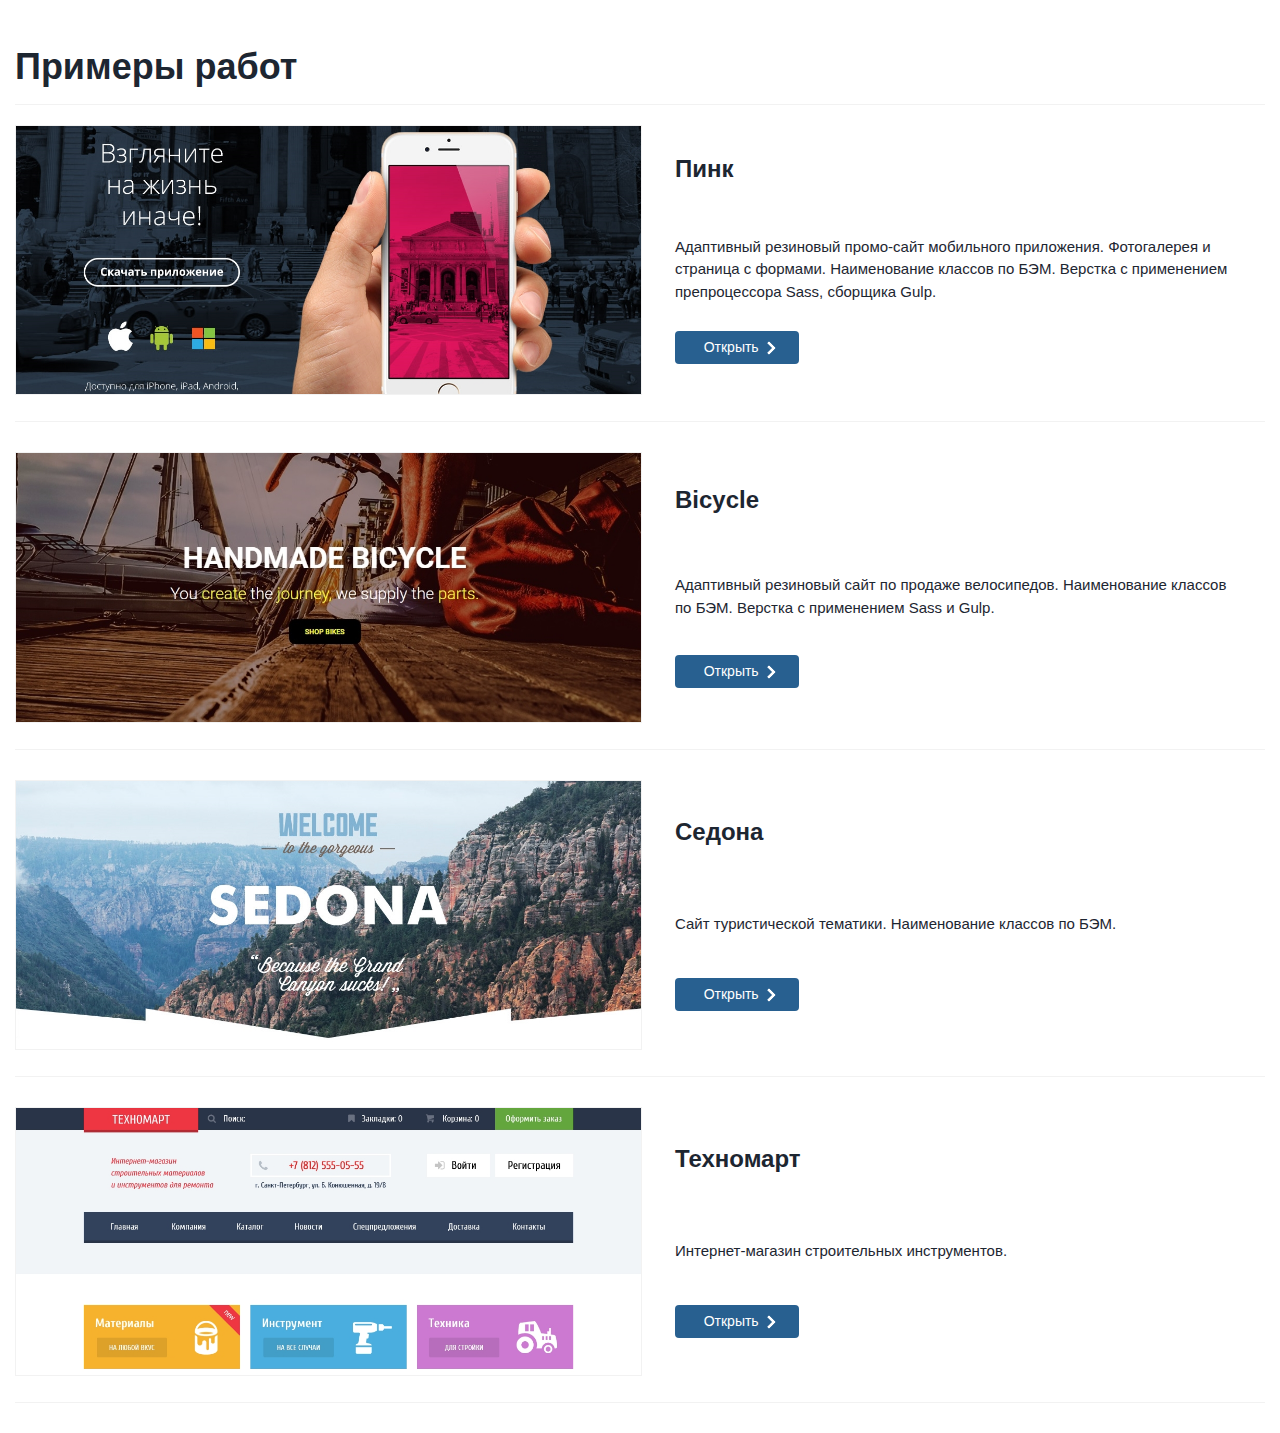
<file: index.html>
<!DOCTYPE html>
<html lang="ru">
  <head>
    <meta charset="utf-8">
    <title>lafjonn projects</title>
    <link href="css/style.min.css" rel="stylesheet">
    <meta name="viewport" content="width=device-width,initial-scale=1">
  </head>
  <body class="page">
    <div class="gallery">
      <h1 class="gallery__heading">Примеры работ</h1>
      <div class="gallery__inner">
        <div class="gallery__project  project">
          <div class="project__image-wrapper">
            <a href="pink" target="_blank">
              <img class="project__image" src="img/pink.jpg" width="700" height="300" alt="Пинк">
            </a>
          </div>
          <div class="project__info">
            <h2 class="project__name">Пинк</h2>
            <span class="project__date"></span>
            <p class="project__description">Адаптивный резиновый промо-сайт мобильного приложения. Фотогалерея и страница с формами. Наименование классов по БЭМ. Верстка с применением препроцессора Sass, сборщика Gulp.</p>
            <a class="project__btn  btn" href="pink" target="_blank">Открыть&nbsp;&nbsp;&nbsp;</a>
          </div>
        </div>
        <div class="gallery__project  project">
          <div class="project__image-wrapper">
            <a href="bicycle" target="_blank">
              <img class="project__image" src="img/bicycle.jpg" width="700" height="300" alt="Bicycle">
            </a>
          </div>
          <div class="project__info">
            <h2 class="project__name">Bicycle</h2>
            <span class="project__date"></span>
            <p class="project__description">Адаптивный резиновый сайт по продаже велосипедов. Наименование классов по БЭМ. Верстка с применением Sass и Gulp.</p>
            <a class="project__btn  btn" href="bicycle" target="_blank">Открыть&nbsp;&nbsp;&nbsp;</a>
          </div>
        </div>
      <div class="gallery__project  project">
          <div class="project__image-wrapper">
            <a href="sedona" target="_blank">
              <img class="project__image" src="img/sedona.jpg" width="700" height="300" alt="Седона">
            </a>
          </div>
          <div class="project__info">
            <h2 class="project__name">Седона</h2>
            <span class="project__date"></span>
            <p class="project__description">Сайт туристической тематики. Наименование классов по БЭМ.</p>
            <a class="project__btn  btn" href="sedona" target="_blank">Открыть&nbsp;&nbsp;&nbsp;</a>
          </div>
        </div>
      <div class="gallery__project  project">
          <div class="project__image-wrapper">
            <a href="technomart" target="_blank">
              <img class="project__image" src="img/technomart.jpg" width="700" height="300" alt="Техномарт">
            </a>
          </div>
          <div class="project__info">
            <h2 class="project__name">Техномарт</h2>
            <span class="project__date"></span>
            <p class="project__description">Интернет-магазин строительных инструментов.</p>
            <a class="project__btn  btn" href="technomart" target="_blank">Открыть&nbsp;&nbsp;&nbsp;</a>
          </div>
        </div>
      </div>
    </div>
  </body>
</html>
</file>
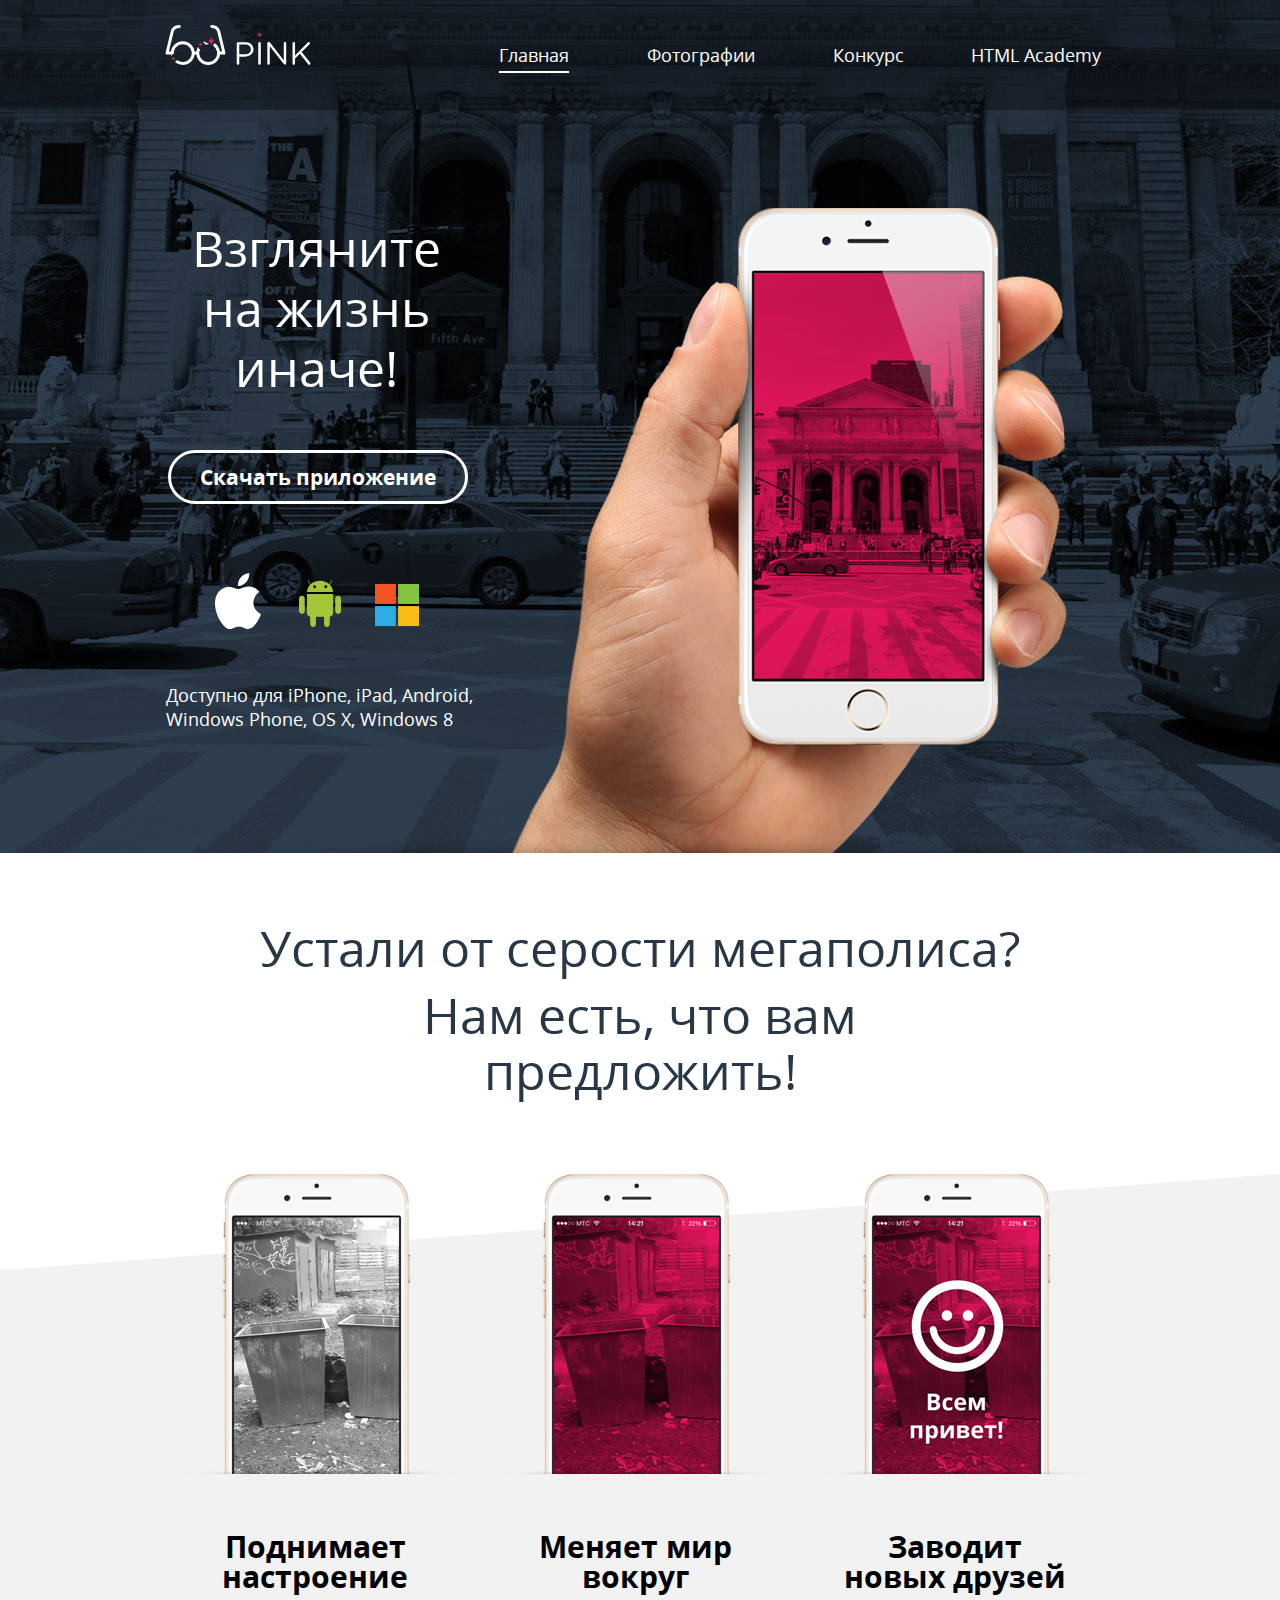
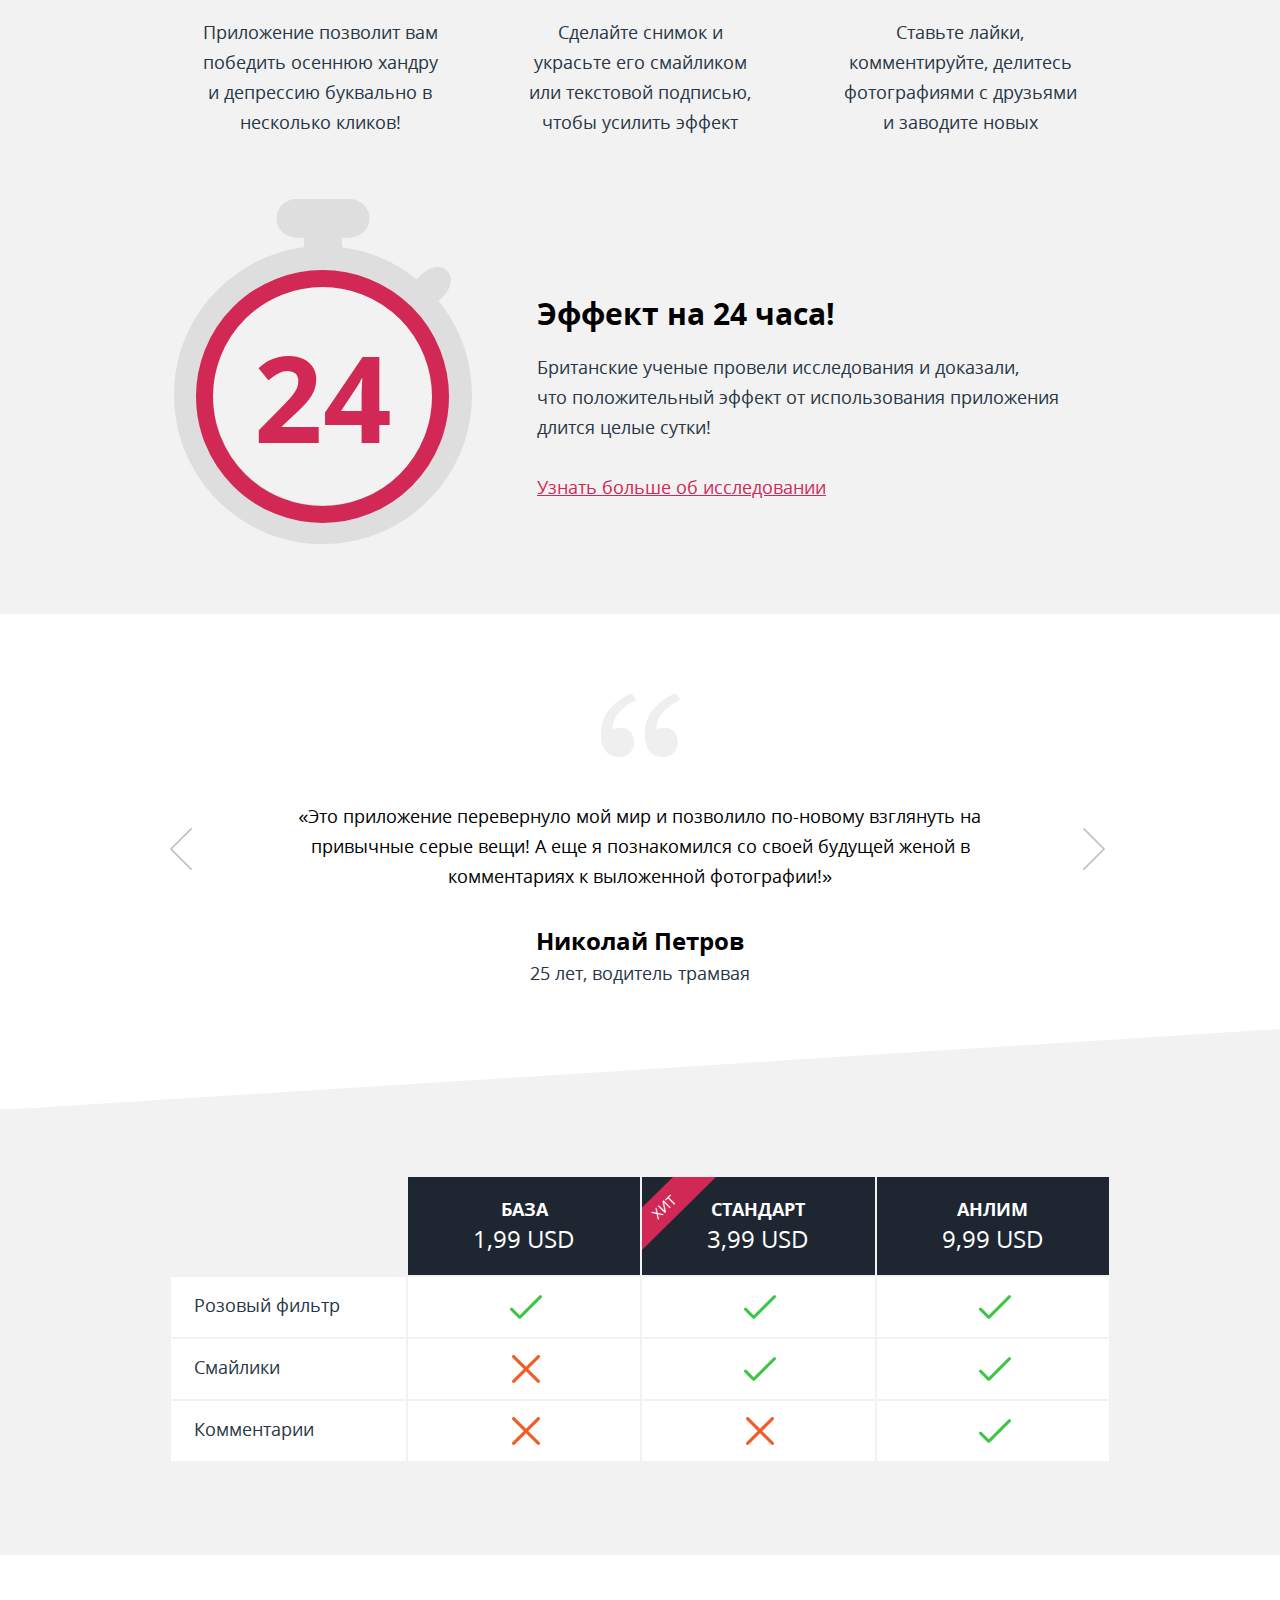
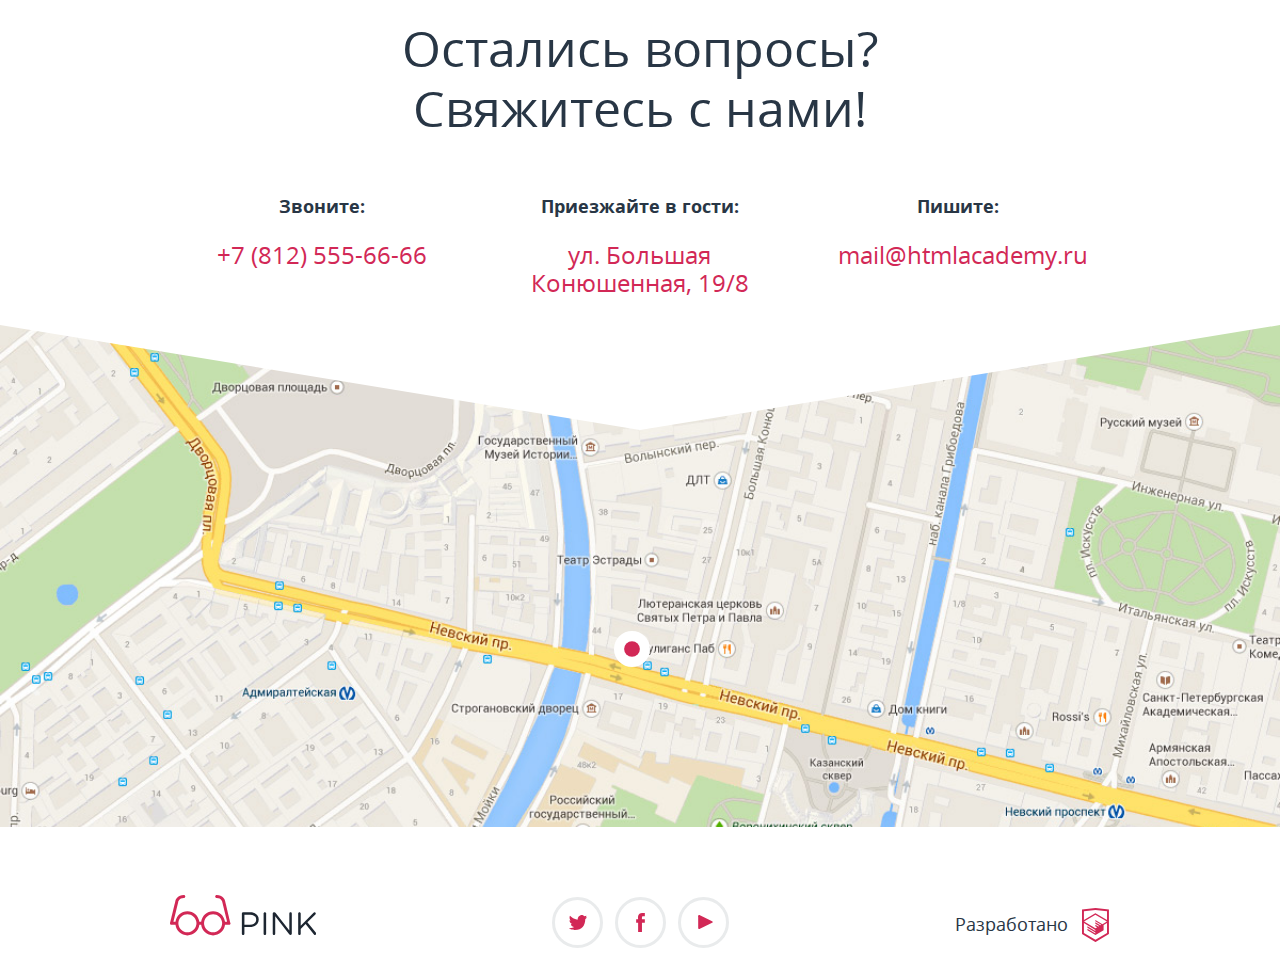
<file: pink/index.html>
<!DOCTYPE html>
<html lang="ru">
  <head>
    <meta charset="utf-8">
    <title>HTML Academy: Пинк</title>
    <link href="css/style.min.css" rel="stylesheet">
    <meta name="viewport" content="width=device-width,initial-scale=1">
  </head>
  <body class="page">
    <div class="visually-hidden">
    <!-- inject:svg -->
    <svg xmlns="http://www.w3.org/2000/svg"><symbol id="icon-review-arrow-left" viewBox="0 0 21.706 41.719"><path d="M2.045 20.859L21.458 1.446A.847.847 0 0 0 20.261.248L.248 20.261a.846.846 0 0 0 0 1.197l20.013 20.013a.843.843 0 0 0 1.198 0 .847.847 0 0 0 0-1.198L2.045 20.859z"/></symbol><symbol id="icon-review-arrow-right" viewBox="0 0 21.706 41.719"><path d="M19.661 20.859L.248 1.446A.847.847 0 0 1 1.445.248L21.458 20.26c.33.33.33.867 0 1.197L1.445 41.471a.843.843 0 0 1-1.198 0 .847.847 0 0 1 0-1.198l19.414-19.414z"/></symbol><symbol id="logo-pink-white-desktop" viewBox="0 0 146.3 40.375"><g><path d="M71.874 18.661c0-.708.58-1.288 1.256-1.288h7.18c5.087 0 8.436 2.704 8.436 7.146v.064c0 4.861-4.057 7.373-8.854 7.373h-5.475v6.825c0 .708-.58 1.288-1.288 1.288-.676 0-1.256-.58-1.256-1.288v-20.12zm8.114 10.98c3.734 0 6.182-1.996 6.182-4.959v-.063c0-3.22-2.414-4.894-6.053-4.894h-5.699v9.917h5.57v-.001zM93.603 18.5c0-.708.579-1.288 1.255-1.288.709 0 1.288.58 1.288 1.288v20.283a1.29 1.29 0 0 1-1.288 1.287c-.676 0-1.255-.579-1.255-1.287V18.5zM102.744 18.532c0-.676.58-1.256 1.256-1.256h.354c.58 0 .935.29 1.288.74l13.684 17.45V18.468c0-.676.547-1.256 1.256-1.256.676 0 1.224.58 1.224 1.256v20.349c0 .676-.481 1.19-1.158 1.19h-.129c-.548 0-.935-.321-1.319-.772l-13.975-17.868v17.45c0 .676-.547 1.256-1.256 1.256-.676 0-1.223-.58-1.223-1.256V18.532h-.002zM128.173 18.5c0-.708.58-1.288 1.257-1.288.708 0 1.286.58 1.286 1.288v12.331l12.848-13.168c.29-.257.579-.451.998-.451.676 0 1.225.612 1.225 1.256 0 .354-.162.644-.42.901l-7.984 7.92 8.564 10.561c.225.291.354.547.354.935 0 .676-.578 1.288-1.286 1.288-.483 0-.806-.258-1.03-.58l-8.402-10.463-4.863 4.861v4.894a1.29 1.29 0 0 1-1.286 1.288c-.677 0-1.257-.58-1.257-1.288V18.5h-.004z"/></g><path fill="#D22856" d="M98.498 9.875a3.623 3.623 0 0 1-3.623-3.624 3.625 3.625 0 0 1-3.625 3.624 3.625 3.625 0 0 1 3.625 3.624 3.623 3.623 0 0 1 3.623-3.624z"/><g><path d="M43.094 19.313c.246 0 .489.014.73.033a2.491 2.491 0 0 0-2.136-1.221 1.994 1.994 0 0 1-1.884-1.354c-.727.208-1.425.482-2.089.816.062.017.122.038.188.038a2 2 0 0 1 2 2c0 .096-.015.188-.028.281 1-.382 2.084-.593 3.219-.593z"/><path d="M60.462 28.016L55.287 6.651C54.926 4.303 52.694 0 46.688 0a1.5 1.5 0 1 0 0 3c4.856 0 5.575 3.729 5.639 4.143l4.767 19.701h-2.073c-.445-3.557-2.453-6.628-5.305-8.522a2.503 2.503 0 0 0-1.529 2.303c0 .088-.015.171-.026.256a9.034 9.034 0 0 1 3.829 5.964c.082.489.135.988.135 1.5s-.053 1.012-.135 1.5c-.716 4.272-4.421 7.531-8.896 7.531-4.475 0-8.181-3.259-8.896-7.531-.082-.488-.135-.988-.135-1.5s.053-1.011.135-1.5a8.949 8.949 0 0 1 .808-2.483 1.995 1.995 0 0 1-1.852-1.985.743.743 0 0 0-.192-.489 11.954 11.954 0 0 0-1.795 4.958h-1.82c-.741-5.927-5.802-10.531-11.927-10.531S6.235 20.917 5.493 26.844H3.42L8.187 7.143C8.25 6.729 8.97 3 13.826 3a1.5 1.5 0 1 0 0-3C7.82 0 5.588 4.303 5.227 6.651L.052 28.016c-.266 1.109.531 1.826 1.426 1.826.012 0 .023.004.036.004h3.982c.079.628.215 1.237.387 1.831a.726.726 0 0 0 .102-.354 2 2 0 0 1 2-2c.166 0 .324.025.478.063a8.337 8.337 0 0 1-.074-1.042c0-.512.053-1.011.135-1.5.715-4.271 4.421-7.531 8.896-7.531s8.18 3.26 8.896 7.531c.082.489.135.988.135 1.5s-.053 1.012-.135 1.5c-.715 4.272-4.421 7.531-8.896 7.531a8.959 8.959 0 0 1-5.386-1.794c-.35.302-.8.491-1.299.491a.75.75 0 0 0-.749.748c0 .29-.065.564-.176.812a11.94 11.94 0 0 0 7.614 2.743c6.125 0 11.185-4.604 11.927-10.53h1.814c.742 5.926 5.802 10.53 11.927 10.53s11.186-4.604 11.927-10.53H59c.012 0 .023-.004.036-.004.895.001 1.692-.716 1.426-1.825z"/></g><path fill="#D22856" d="M50.686 16.125a4.499 4.499 0 0 1-4.499-4.499 4.499 4.499 0 0 1-4.499 4.499 4.499 4.499 0 0 1 4.499 4.499 4.498 4.498 0 0 1 4.499-4.499zM37.904 19.626a2.748 2.748 0 0 1-2.749-2.749 2.748 2.748 0 0 1-2.749 2.749 2.747 2.747 0 0 1 2.749 2.749 2.748 2.748 0 0 1 2.749-2.749zM10.734 34.072a2.748 2.748 0 0 1-2.749-2.75c0 1.52-1.23 2.75-2.749 2.75a2.747 2.747 0 0 1 2.749 2.748 2.748 2.748 0 0 1 2.749-2.748z"/></symbol><symbol id="logo-pink-white-mobile" viewBox="0 0 74.426 22.859"><g><path d="M0 1.449C0 .741.58.161 1.256.161h7.18c5.087 0 8.436 2.704 8.436 7.147v.064c0 4.861-4.057 7.373-8.854 7.373H2.544v6.825c0 .708-.58 1.288-1.288 1.288C.58 22.859 0 22.279 0 21.571V1.449zm8.114 10.979c3.734 0 6.182-1.996 6.182-4.958v-.065c0-3.22-2.415-4.894-6.054-4.894H2.544v9.917h5.57zM21.729 1.288C21.729.58 22.308 0 22.983 0c.709 0 1.288.58 1.288 1.288v20.283c0 .708-.579 1.288-1.288 1.288-.676 0-1.255-.58-1.255-1.288V1.288zM30.87 1.32c0-.676.579-1.256 1.256-1.256h.354c.58 0 .934.29 1.288.74l13.684 17.45V1.256A1.256 1.256 0 0 1 48.707 0c.676 0 1.223.58 1.223 1.256v20.348c0 .676-.482 1.191-1.158 1.191h-.129c-.548 0-.934-.322-1.32-.772L33.349 4.153v17.45c0 .676-.547 1.256-1.255 1.256-.677 0-1.224-.58-1.224-1.256V1.32zM56.3 1.288C56.3.58 56.879 0 57.556 0c.708 0 1.287.58 1.287 1.288v12.331L71.689.451c.29-.258.58-.451.999-.451.676 0 1.224.612 1.224 1.256 0 .354-.161.644-.419.901l-7.984 7.92 8.564 10.561c.225.29.354.547.354.934 0 .676-.579 1.288-1.287 1.288-.483 0-.806-.258-1.03-.58l-8.403-10.463-4.862 4.861v4.894c0 .708-.579 1.288-1.287 1.288-.677 0-1.256-.58-1.256-1.288V1.288z"/></g></symbol><symbol id="logo-pink-white-tablet" viewBox="0 0 146.3 40.375"><g><path d="M71.874 18.661c0-.708.58-1.288 1.256-1.288h7.18c5.087 0 8.436 2.704 8.436 7.146v.064c0 4.861-4.057 7.373-8.854 7.373h-5.475v6.825c0 .708-.58 1.288-1.288 1.288-.676 0-1.256-.58-1.256-1.288v-20.12zm8.114 10.98c3.734 0 6.182-1.996 6.182-4.959v-.063c0-3.22-2.414-4.894-6.053-4.894h-5.699v9.917h5.57v-.001zM93.603 18.5c0-.708.579-1.288 1.255-1.288.709 0 1.288.58 1.288 1.288v20.283a1.29 1.29 0 0 1-1.288 1.287c-.676 0-1.255-.579-1.255-1.287V18.5zM102.744 18.532c0-.676.58-1.256 1.256-1.256h.354c.58 0 .935.29 1.288.74l13.684 17.45V18.468c0-.676.547-1.256 1.256-1.256.676 0 1.224.58 1.224 1.256v20.349c0 .676-.481 1.19-1.158 1.19h-.129c-.548 0-.935-.321-1.319-.772l-13.975-17.868v17.45c0 .676-.547 1.256-1.256 1.256-.676 0-1.223-.58-1.223-1.256V18.532h-.002zM128.173 18.5c0-.708.58-1.288 1.257-1.288.708 0 1.286.58 1.286 1.288v12.331l12.848-13.168c.29-.257.579-.451.998-.451.676 0 1.225.612 1.225 1.256 0 .354-.162.644-.42.901l-7.984 7.92 8.564 10.561c.225.291.354.547.354.935 0 .676-.578 1.288-1.286 1.288-.483 0-.806-.258-1.03-.58l-8.402-10.463-4.863 4.861v4.894a1.29 1.29 0 0 1-1.286 1.288c-.677 0-1.257-.58-1.257-1.288V18.5h-.004z"/></g><path d="M60.462 28.016L55.287 6.651C54.926 4.303 52.694 0 46.688 0a1.5 1.5 0 1 0 0 3c4.856 0 5.575 3.729 5.639 4.143l4.767 19.701h-2.073c-.742-5.927-5.802-10.531-11.927-10.531s-11.186 4.604-11.927 10.531h-1.82c-.741-5.927-5.802-10.531-11.927-10.531S6.235 20.917 5.493 26.844H3.42L8.187 7.143C8.25 6.729 8.97 3 13.826 3a1.5 1.5 0 1 0 0-3C7.82 0 5.588 4.303 5.227 6.651L.052 28.016c-.266 1.109.531 1.826 1.426 1.826.012 0 .023.004.036.004h3.982c.741 5.926 5.802 10.53 11.927 10.53s11.185-4.604 11.927-10.53h1.814c.742 5.926 5.802 10.53 11.927 10.53s11.186-4.604 11.927-10.53H59c.012 0 .023-.004.036-.004.895 0 1.692-.717 1.426-1.826zm-34.147 1.828c-.715 4.272-4.421 7.531-8.896 7.531-4.475 0-8.18-3.259-8.896-7.531-.082-.488-.135-.988-.135-1.5s.053-1.011.135-1.5c.715-4.271 4.421-7.531 8.896-7.531 4.475 0 8.18 3.26 8.896 7.531.082.489.135.988.135 1.5s-.053 1.011-.135 1.5zm25.675 0c-.716 4.272-4.421 7.531-8.896 7.531-4.475 0-8.181-3.259-8.896-7.531-.082-.488-.135-.988-.135-1.5s.053-1.011.135-1.5c.716-4.271 4.421-7.531 8.896-7.531 4.475 0 8.181 3.26 8.896 7.531.082.489.135.988.135 1.5s-.053 1.011-.135 1.5z"/></symbol></svg>
    <!-- endinject -->
    </div>
    <header class="header">
      <div class="header__wrapper  absolute">
        <div class="header__inner">
          <div class="header__menu">
            <a class="header__logo">
              <svg class="header__logo-svg" role="img" width="75" height="22" aria-label="Pink">
                <use class="header__logo-icon  header__logo-icon--mobile" xlink:href="#logo-pink-white-mobile"></use>
                <use class="header__logo-icon  header__logo-icon--tablet" xlink:href="#logo-pink-white-tablet"></use>
                <use class="header__logo-icon  header__logo-icon--desktop" xlink:href="#logo-pink-white-desktop"></use>
              </svg>
            </a>
            <button class="header__dropdown-btn" type="button">Меню</button>
          </div>
          <ul class="header__menu-list  header__menu-list--open">
            <li class="header__list-item  header__list-item--active">
              <a class="header__menu-link  header__menu-link--current">
            <span class="header__link-text  header__link-text--current">Главная</span>
              </a>
            </li>
            <li class="header__list-item">
              <a class="header__menu-link" href="photo.html">
                <span class="header__link-text">Фотографии</span>
              </a>
            </li>
            <li class="header__list-item">
              <a class="header__menu-link" href="form.html">
                <span class="header__link-text">Конкурс</span>
              </a>
            </li>
            <li class="header__list-item">
              <a class="header__menu-link" href="#">
                <span class="header__link-text">HTML Academy</span>
              </a>
            </li>
          </ul>
        </div>
      </div>
      <div class="header__images  header__images--large  wrapper">
        <div class="header__content">
          <p class="header__slogan">Взгляните на жизнь иначе!</p>
          <div class="download">
            <a class="download__btn btn  btn--white" href="#">Скачать приложение</a>
            <div class="download__phone-os">
              <a class="download__phone  download__phone--iphone" href="#">
                <img src="img/logo-apple.svg" alt="Iphone">
              </a>
              <a class="download__phone  download__phone--android" href="#">
                <img src="img/logo-android.svg" alt="Android">
              </a>
              <a class="download__phone  download__phone--winphone" href="#">
                <img src="img/logo-microsoft.svg" alt="Windows Phone">
              </a>
            </div>
            <p class="download__description">Доступно для iPhone, iPad, Android, Windows Phone, OS X, Windows 8</p>
          </div>
        </div>
      </div>
    </header>

    <div class="content">

      <div class="features">
        <div class="features__header">
          <p class="features__caption  features__caption--long">Устали от серости мегаполиса?</p>
          <p class="features__caption  features__caption--short">Нам есть, что вам предложить!</p>
        </div>
          <div class="features__wrapper">
            <div class="features__inner">
              <div class="features__column">
                <div class="feature  feature--1">
                  <span class="feature__title">Поднимает настроение</span>
                  <p class="feature__text  feature__text--1">Приложение позволит вам победить осеннюю хандру и депрессию буквально в несколько кликов!</p>
                </div>
                <div class="feature  feature--2">
                  <span class="feature__title">Меняет мир вокруг</span>
                  <p class="feature__text  feature__text--2">Сделайте снимок и украсьте его смайликом или текстовой подписью, чтобы усилить&nbsp;эффект</p>
                </div>
                <div class="feature  feature--3">
                  <span class="feature__title">Заводит новых друзей</span>
                  <p class="feature__text  feature__text--3">Ставьте лайки, комментируйте, делитесь фотографиями с друзьями и заводите новых</p>
                </div>
              </div>
              <div class="features__images">
                <div class="features__image  features__image--grey"></div>
                <div class="features__image  features__image--pink"></div>
                <div class="features__image  features__image--pink-smile"></div>
              </div>
            </div>
            <div class="features__time">
              <div class="features__time-wrapper">
              <div class="features__watch">
                <div class="features__timer">24</div>
              </div>
              <div class="features__time-content  features__column-time">
                <div class="features__time-caption">Эффект на&nbsp;24 часа!</div>
                <div class="features__time-text">Британские ученые провели исследования и доказали, что&nbsp;положительный эффект от&nbsp;использования приложения длится целые&nbsp;сутки!</div>
                <a class="features__time-link" href="#">Узнать больше об исследовании</a>
              </div>
            </div>
          </div>
        </div>
      </div>

      <div class="slider">
        <div class="slider__inner">
          <input class="slider__input" type="radio" id="review-1" name="review" checked>
          <input class="slider__input" type="radio" id="review-2" name="review">
          <input class="slider__input" type="radio" id="review-3" name="review">
          <div class="slider__controls">
            <label class="slider__label" for="review-1"></label>
            <label class="slider__label" for="review-2"></label>
            <label class="slider__label" for="review-3"></label>
          </div>
        </div>
        <div class="slider__slides-block">
          <div class="slider__nav">
            <button class="slider__arrow slider__arrow--prev" type="button">
              <svg width="22" height="42">
                <use xlink:href="#icon-review-arrow-left"></use>
              </svg>
            </button>
            <button class="slider__arrow slider__arrow--next" type="button">
              <svg width="22" height="42">
                <use xlink:href="#icon-review-arrow-right"></use>
              </svg>
            </button>
          </div>
          <div class="slider__item  review  review--1">
            <span class="review__info">25 лет, водитель трамвая</span>
            <span class="review__name">Николай Петров</span>
            <blockquote class="review__quote">«Это приложение перевернуло мой мир и позволило по-новому взглянуть на привычные серые вещи! А еще я познакомился со своей будущей женой в комментариях к выложенной фотографии!»</blockquote>
          </div>
          <div class="slider__item  review  review--2">
            <span class="review__info">25 лет, водитель трамвая</span>
            <span class="review__name">Николай Петров</span>
            <blockquote class="review__quote">«Это приложение перевернуло мой мир и позволило по-новому взглянуть на привычные серые вещи! А еще я познакомился со своей будущей женой в комментариях к выложенной фотографии!»</blockquote>
          </div>
          <div class="slider__item  review  review--3">
            <span class="review__info">25 лет, водитель трамвая</span>
            <span class="review__name">Николай Петров</span>
            <blockquote class="review__quote">«Это приложение перевернуло мой мир и позволило по-новому взглянуть на привычные серые вещи! А еще я познакомился со своей будущей женой в комментариях к выложенной фотографии!»</blockquote>
          </div>
        </div>
      </div>

      <div class="tariff">
        <input class="tariff__input" type="radio" id="section-1" name="toggle">
        <input class="tariff__input" type="radio" id="section-2" name="toggle" checked>
        <input class="tariff__input" type="radio" id="section-3" name="toggle">
        <div class="tariff__controls">
          <label class="tariff__label" for="section-1"></label>
          <label class="tariff__label" for="section-2"></label>
            <label class="tariff__label" for="section-3"></label>
          </div>
        <table class="tariff__table">
          <tr class="tariff__row">
            <th class="tariff__empty-cell"></th>
            <th class="tariff__heading  tariff__heading--base">
              <span class="tariff__title">База</span>
              <span class="tariff__price">1,99 USD</span>
            </th>
            <th class="tariff__heading  tariff__heading--standart  tariff__heading--hit">
              <span class="tariff__title">Стандарт</span>
              <span class="tariff__price">3,99 USD</span>
            </th>
            <th class="tariff__heading  tariff__heading--unlim">
              <span class="tariff__title">Анлим</span>
              <span class="tariff__price">9,99 USD</span>
            </th>
          </tr>
          <tr class="tariff__row">
            <td class="tariff__feature">
              <span class="tariff__feature-text">Розовый фильтр</span>
            </td>
            <td class="tariff__section  tariff__section--base">
              <span class="tariff__option">Розовый фильтр</span>
              <span class="tariff__avaliability  tariff__avaliability--yes">Да</span>
            </td>
            <td class="tariff__section  tariff__section--standart">
              <span class="tariff__option">Розовый фильтр</span>
              <span class="tariff__avaliability  tariff__avaliability--yes">Да</span>
            </td>
            <td class="tariff__section  tariff__section--unlim">
              <span class="tariff__option">Розовый фильтр</span>
              <span class="tariff__avaliability  tariff__avaliability--yes">Да</span>
            </td>
          </tr>
          <tr class="tariff__row">
            <td class="tariff__feature">
              <span class="tariff__feature-text">Смайлики</span>
            </td>
            <td class="tariff__section  tariff__section--base">
              <span class="tariff__option">Смайлики</span>
              <span class="tariff__avaliability  tariff__avaliability--no">Нет</span>
            </td>
            <td class="tariff__section  tariff__section--standart">
              <span class="tariff__option">Смайлики</span>
              <span class="tariff__avaliability  tariff__avaliability--yes">Да</span>
            </td>
            <td class="tariff__section  tariff__section--unlim">
              <span class="tariff__option">Смайлики</span>
              <span class="tariff__avaliability  tariff__avaliability--yes">Да</span>
            </td>
          </tr>
          <tr class="tariff__row">
            <td class="tariff__feature">
              <span class="tariff__feature-text">Комментарии</span>
            </td>
            <td class="tariff__section  tariff__section--base">
              <span class="tariff__option">Комментарии</span>
              <span class="tariff__avaliability  tariff__avaliability--no">Нет</span>
            </td>
            <td class="tariff__section  tariff__section--standart">
              <span class="tariff__option">Комментарии</span>
              <span class="tariff__avaliability  tariff__avaliability--no">Нет</span>
            </td>
            <td class="tariff__section  tariff__section--unlim">
              <span class="tariff__option">Комментарии</span>
              <span class="tariff__avaliability  tariff__avaliability--yes">Да</span>
            </td>
          </tr>
        </table>
      </div>

      <div class="contacts">
        <p class="contacts__heading">Остались вопросы? Свяжитесь с нами!</p>
        <div class="contacts__items-block">
          <div class="contacts__item  contacts__item--call">
            <span class="contacts__type">Звоните:</span>
            <span class="contacts__info">+7 (812) 555-66-66</span>
          </div>
          <div class="contacts__item  contacts__item--write">
            <span class="contacts__type">Пишите:</span>
            <a class="contacts__info  contacts__email" href="#">mail@htmlacademy.ru</a>
          </div>
          <div class="contacts__item  contacts__item--come">
            <span class="contacts__type">Приезжайте в гости:</span>
            <span class="contacts__info">ул. Большая Конюшенная, 19/8</span>
          </div>
        </div>
      </div>

      <footer class="footer">
        <div class="map">
          <div class="map__marker"></div>
        </div>
        <div class="footer__wrapper-main">
          <a class="footer__logo" href="index.html" id="footer__logo">
            <svg class="footer__logo-svg" version="1.1" id="footer__logo-svg" xmlns="http://www.w3.org/2000/svg" xmlns:xlink="http://www.w3.org/1999/xlink" x="0px" y="0px" width="146.3px" height="40.375px" viewBox="0 0 146.3 40.375" enable-background="new 0 0 146.3 40.375" xml:space="preserve">
              <g>
                <path class="footer__logo-element" fill="none" d="M71.874,18.661c0-0.708,0.58-1.288,1.256-1.288h7.18c5.087,0,8.436,2.704,8.436,7.146v0.063 c0,4.86-4.057,7.373-8.854,7.373h-5.475v6.825c0,0.708-0.58,1.287-1.289,1.287c-0.676,0-1.256-0.58-1.256-1.287L71.874,18.661 L71.874,18.661z M79.988,29.641c3.734,0,6.182-1.996,6.182-4.959v-0.062c0-3.221-2.414-4.894-6.053-4.894h-5.699v9.917h5.57V29.641 z"/>
                <path class="footer__logo-element" fill="none" d="M93.603,18.5c0-0.708,0.579-1.288,1.255-1.288c0.709,0,1.288,0.58,1.288,1.288v20.283 c0,0.708-0.579,1.287-1.288,1.287c-0.676,0-1.255-0.579-1.255-1.287V18.5z"/>
                <path class="footer__logo-element" fill="none" d="M102.744,18.532c0-0.676,0.58-1.256,1.256-1.256h0.354c0.58,0,0.935,0.29,1.288,0.74l13.684,17.45V18.468 c0-0.676,0.547-1.256,1.256-1.256c0.676,0,1.225,0.58,1.225,1.256v20.349c0,0.677-0.48,1.19-1.158,1.19h-0.129 c-0.548,0-0.936-0.321-1.318-0.772l-13.976-17.867v17.449c0,0.677-0.547,1.257-1.257,1.257c-0.676,0-1.223-0.58-1.223-1.257V18.532 H102.744z"/>
                <path class="footer__logo-element" fill="none" d="M128.173,18.5c0-0.708,0.58-1.288,1.257-1.288c0.708,0,1.286,0.58,1.286,1.288v12.331l12.848-13.16 c0.29-0.257,0.579-0.451,0.998-0.451c0.676,0,1.225,0.612,1.225,1.256c0,0.354-0.162,0.644-0.42,0.901l-7.984,7.92l8.564,10.561 c0.225,0.291,0.354,0.547,0.354,0.936c0,0.676-0.577,1.288-1.285,1.288c-0.482,0-0.807-0.259-1.03-0.58l-8.401-10.464l-4.863,4.861 v4.895c0,0.708-0.578,1.288-1.286,1.288c-0.677,0-1.257-0.58-1.257-1.288V18.5H128.173z"/>
              </g>
              <path fill="#FFFFFF" d="M60.498,28.266"/>
              <path fill="#D22856" d="M60.462,28.016c-0.002-0.009-5.175-21.365-5.175-21.365C54.926,4.303,52.694,0,46.688,0 c-0.829,0-1.5,0.671-1.5,1.5s0.671,1.5,1.5,1.5c4.856,0,5.575,3.729,5.639,4.143l4.767,19.701h-2.073 c-0.742-5.927-5.802-10.531-11.927-10.531s-11.186,4.604-11.927,10.531h-1.82c-0.741-5.927-5.802-10.531-11.927-10.531 S6.235,20.917,5.493,26.844H3.42L8.187,7.143C8.25,6.729,8.97,3,13.826,3c0.829,0,1.5-0.671,1.5-1.5S14.655,0,13.826,0 C7.82,0,5.588,4.303,5.227,6.651c0,0-5.173,21.356-5.175,21.365c-0.266,1.109,0.531,1.826,1.426,1.826 c0.012,0,0.023,0.004,0.036,0.004h3.982c0.741,5.926,5.802,10.53,11.927,10.53s11.185-4.604,11.927-10.53h1.814 c0.742,5.926,5.802,10.53,11.927,10.53s11.186-4.604,11.927-10.53H59c0.012,0,0.023-0.004,0.036-0.004 C59.931,29.842,60.728,29.125,60.462,28.016z M26.315,29.844c-0.715,4.272-4.421,7.531-8.896,7.531s-8.18-3.259-8.896-7.531 c-0.082-0.488-0.135-0.988-0.135-1.5s0.053-1.011,0.135-1.5c0.715-4.271,4.421-7.531,8.896-7.531s8.18,3.26,8.896,7.531 c0.082,0.489,0.135,0.988,0.135,1.5S26.397,29.355,26.315,29.844z M51.99,29.844c-0.716,4.272-4.421,7.531-8.896,7.531 c-4.475,0-8.181-3.259-8.896-7.531c-0.082-0.488-0.135-0.988-0.135-1.5s0.053-1.011,0.135-1.5c0.716-4.271,4.421-7.531,8.896-7.531 c4.475,0,8.181,3.26,8.896,7.531c0.082,0.489,0.135,0.988,0.135,1.5S52.072,29.355,51.99,29.844z"/>
            </svg>
          </a>
          <div class="footer__social  social">
            <a class="social__link" href="#">Twitter
              <img class="social__icon  social__icon--twitter" src="img/icon-twitter.svg" alt="Twitter">
            </a>
            <a class="social__link" href="#">Facebook
              <img class="social__icon  social__icon--facebook" src="img/icon-facebook.svg" alt="Facebook">
            </a>
            <a class="social__link" href="#">Youtube
              <img class="social__icon  social__icon--youtube" src="img/icon-youtube.svg" alt="Youtube">
            </a>
          </div>
          <div class="footer__copyright  copyright">
            <span class="copyright__label">Разработано</span>
            <a class="copyright__logo" href="https://htmlacademy.ru/">
              <svg class="copyright__logo-svg" version="1.0" id="Layer_1" xmlns="http://www.w3.org/2000/svg" xmlns:xlink="http://www.w3.org/1999/xlink" x="0px" y="0px" width="26.943px" height="34.09px" viewBox="0 0 26.943 34.09" enable-background="new 0 0 26.943 34.09" xml:space="preserve">
                <path d="M13.62,0.017L13.472,0L0,1.412v24.661l13.472,8.017l13.43-7.99l0.042-0.026V1.412L13.62,0.017z M25.019,12.127L13.495,5.334 l-0.001-0.104L13.407,5.28l-0.088-0.056v0.109L1.925,12.118V3.147l11.547-1.212l11.547,1.212V12.127z M13.405,6.787L24.923,13.5 l-4.479,2.64l-7.093-4.221l-0.013,1.415l5.904,3.513l-0.86,0.507l-5.031-2.992l-0.013,1.415l3.827,2.275l-0.782,0.523l-3.032-1.787 l-0.013,1.413l1.852,1.091l-1.8,1.081L2.034,13.622L13.405,6.787z M1.925,15.127l11.411,6.791l0.015,1.044l-7.941-4.728L5.395,19.65 l7.979,4.796l0.017,1.076l-7.972-4.741l-0.013,1.415l8.021,4.821l0.045,0.026l8.143-4.872v-1.268l-0.011-0.148v-3.761l3.415-2.036 v10.02L13.472,31.85L1.925,24.979V15.127z"/>
              </svg>
            </a>
          </div>
        </div>
      </footer>

    </div>
    <script src="js/script.js"></script>
  </body>
</html>
</file>
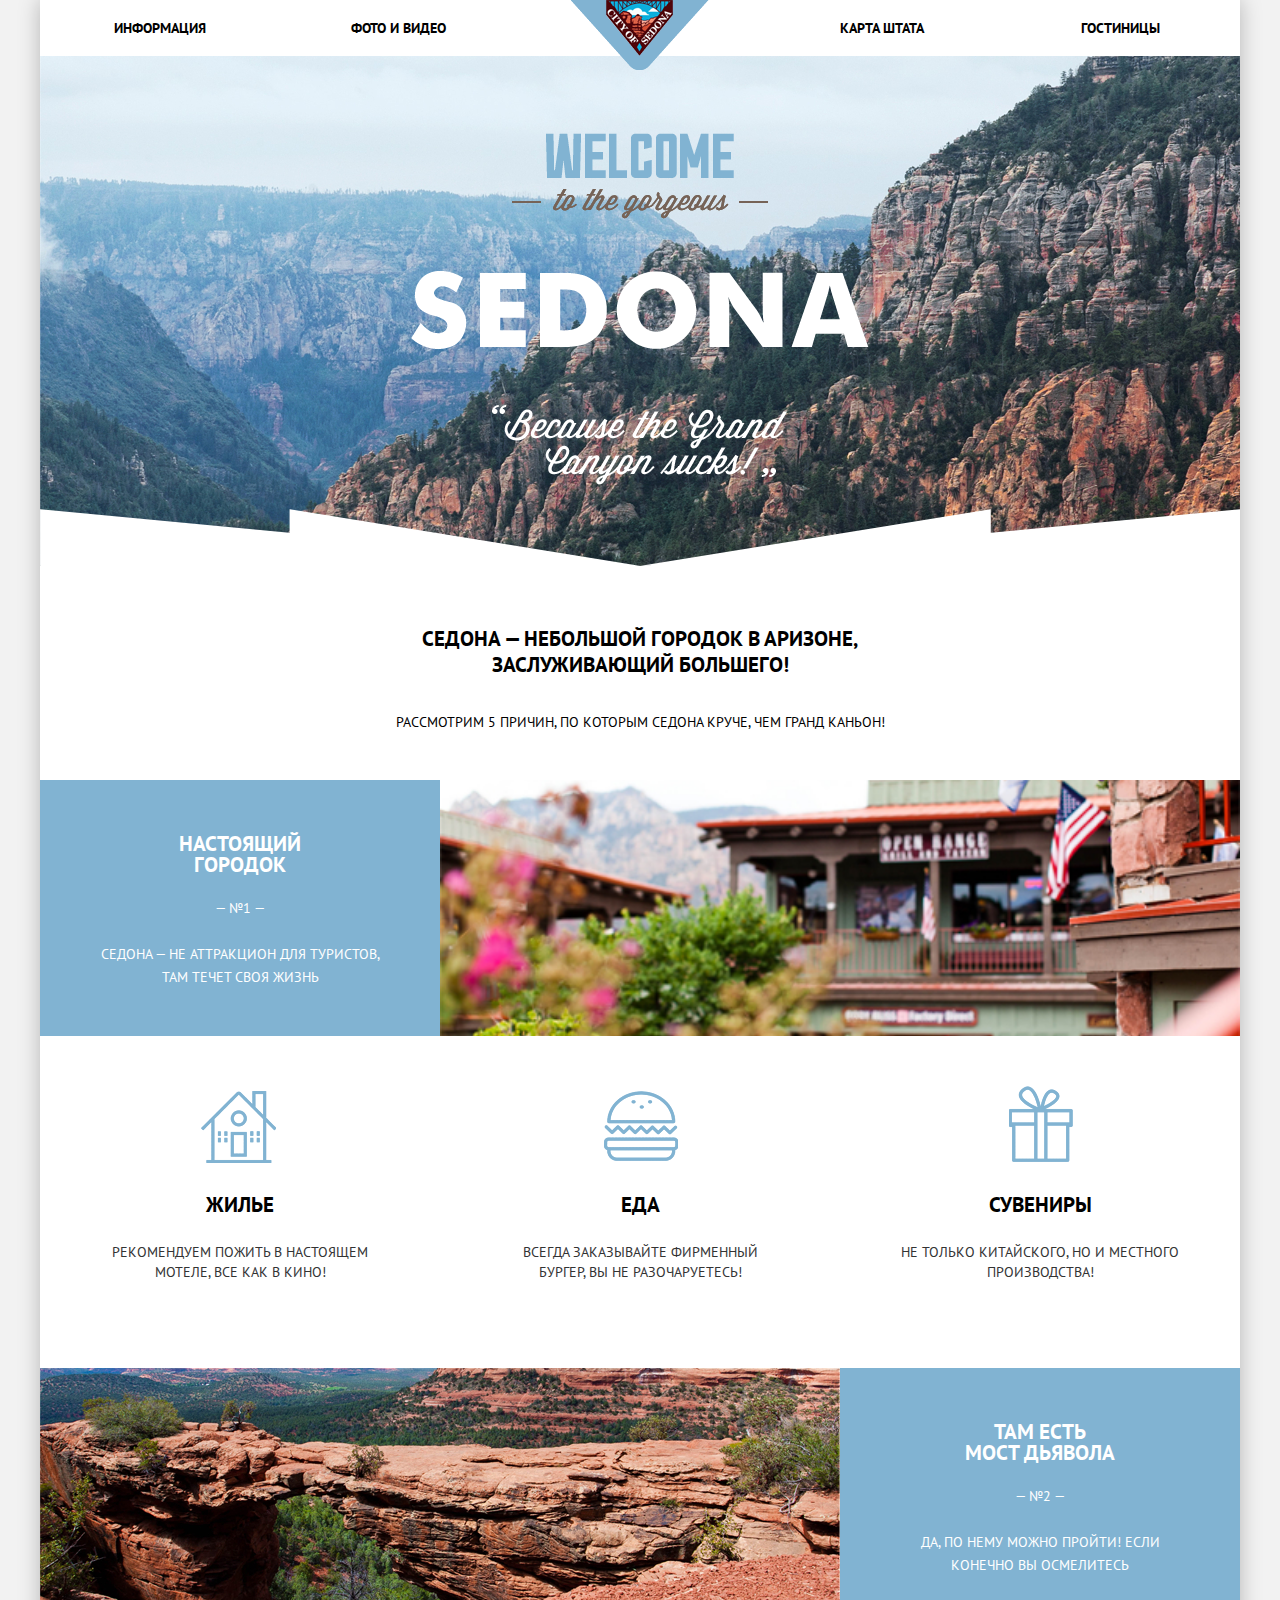
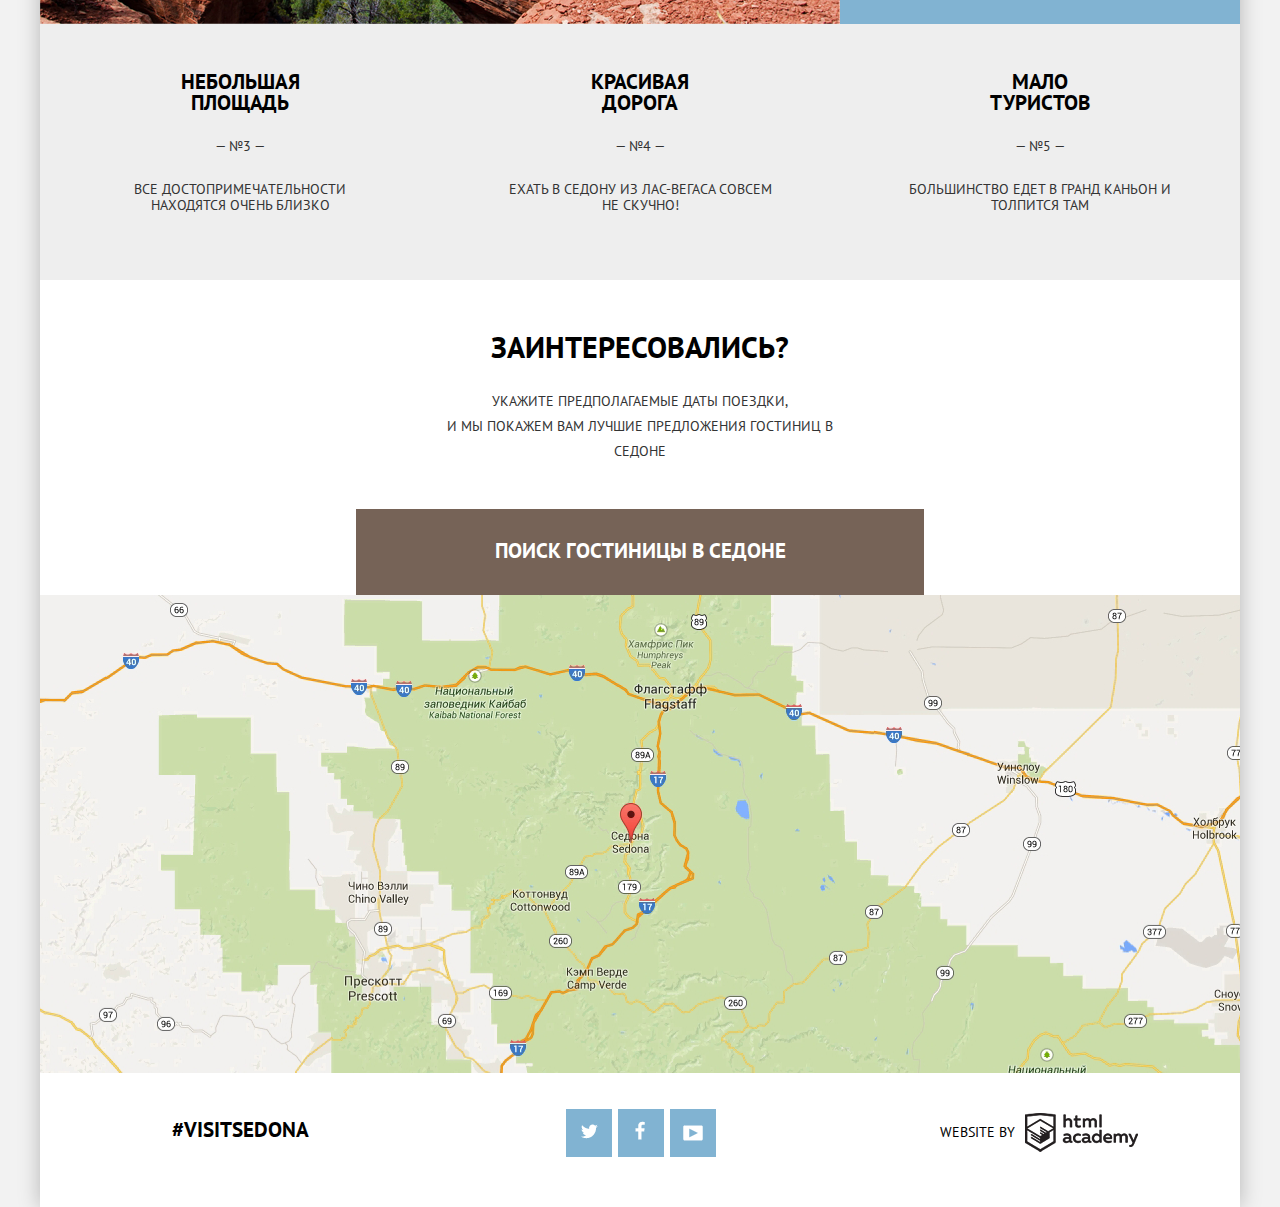
<file: sedona/index.html>
<!DOCTYPE html>
<html lang="ru">
  <head>
    <meta charset="utf-8">
    <title>HTML Academy: Седона</title>
    <link href="css/style.css" rel="stylesheet">
    <link rel="stylesheet" href="css/normalize.css">
    <link rel="stylesheet" href="css/min.css">
    <link href="https://fonts.googleapis.com/css?family=PT+Sans:400,700&amp;subset=cyrillic" rel="stylesheet">
  </head>
  <body>
    <div class="container">
      <header>
        <nav class="menu">
          <a class="menu__item" href="#">Информация</a>
          <a class="menu__item  menu__item--left" href="#">Фото и видео</a>
          <a class="menu__logo">
            <img class="menu__img" src="img/logo.png" alt="Седона" width="138" height="70">
          </a>
          <a class="menu__item  menu__item--right" href="#">Карта штата</a>
          <a class="menu__item" href="hotels.html">Гостиницы</a>
        </nav>
      </header>

      <main>
        <div class="head-block">
          <div class="head-block__images">
            <div class="head-block__text"></div>
          </div>
          <div class="head-block__mask"></div>
          <div class="head-block__caption">
            <p class="head-block__h2">Седона — небольшой городок в Аризоне, заслуживающий большего!</p>
            <p class="head-block__reasons">Рассмотрим 5 причин, по которым Седона круче, чем Гранд Каньон!</p>
          </div>
        </div>

        <div class="infoblock">
          <div class="infoblock__text feature">
            <p class="feature__h2  h2">Настоящий городок</p>
            <span class="feature__number">— №1 —</span>
            <p class="feature__description">Седона — не аттракцион для туристов, там течет своя жизнь</p>
          </div>
          <div class="infoblock__image  infoblock__image--town"></div>
        </div>

        <div class="comfort">
          <div class="comfort__item">
            <span class="comfort__house h2">Жилье</span>
            <p class="comfort__description">Рекомендуем пожить в настоящем мотеле, все как в кино!</p>
          </div>
          <div class="comfort__item">
            <span class="comfort__food h2">Еда</span>
            <p class="comfort__description">Всегда заказывайте фирменный бургер, вы не разочаруетесь!</p>
          </div>
          <div class="comfort__item">
            <span class="comfort__gift h2">Сувениры</span>
            <p class="comfort__description">Не только китайского, но и местного производства!</p>
          </div>
        </div>

        <div class="infoblock">
          <div class="infoblock__image  infoblock__image--bridge"></div>
          <div class="infoblock__text feature">
            <p class="feature__h2 h2">Там есть<br> мост дьявола</p>
            <span class="feature__number">— №2 —</span>
            <p class="feature__description">Да, по нему можно пройти! Если конечно вы осмелитесь</p>
          </div>
        </div>

        <div class="feature-block">
          <div class="feature-block__item feature">
            <span class="feature__h2 h2">Небольшая площадь</span>
            <span class="feature__number  feature__number--brown">— №3 —</span>
            <p class="feature__description  feature__number--brown">Все достопримеча<wbr>тельности находятся очень близко</p>
          </div>
          <div class="feature-block__item feature">
            <span class="feature__h2 h2">Красивая дорога</span>
            <span class="feature__number  feature__number--brown">— №4 —</span>
            <p class="feature__description  feature__number--brown">Ехать в Седону из Лас-Вегаса совсем не скучно!</p>
          </div>
          <div class="feature-block__item feature">
            <span class="feature__h2 h2">Мало туристов</span>
            <span class="feature__number  feature__number--brown">— №5 —</span>
            <p class="feature__description  feature__number--brown">Большинство едет в Гранд Каньон и толпится там</p>
          </div>
        </div>

        <div class="searchblock">
          <span class="searchblock__h1">Заинтересовались?</span>
          <p>Укажите предполагаемые даты поездки,<br> и мы покажем вам лучшие предложения гостиниц в Седоне</p>
          <a href="#" class="searchblock__btn btn btn--brown">Поиск гостиницы в Седоне</a>
          <div class="modal">
            <form class="modal__form" action="hotels.html" method="post">
              <label for="check-in">Дата заезда:</label>
              <div class="modal__date-wrapper">
                <input type="text" name="check-in" id="check-in" value="24 апреля 2016">
                <a class="modal__date-select" href="#">Выбор даты</a>
              </div>

              <label for="check-out">Дата выезда:</label>
              <div class="modal__date-wrapper">
                <input type="text" name="check-out" id="check-out" value="4 июля 2016">
                <a class="modal__date-select" href="#">Выбор даты</a>
              </div>

              <label for="adults">Взрослые:</label>
              <div class="modal__counter-wrapper">
                <a class="modal__counter-less" href="#">Меньше</a>
                <input type="text" name="adults" id="adults" value="2">
                <a class="modal__counter-more" href="#">Больше</a>
              </div>

              <label for="children">Дети:</label>
              <div class="modal__counter-wrapper">
                <a class="modal__counter-less" href="#">Меньше</a>
                <input type="text" name="children" id="children" value="0">
                <a class="modal__counter-more" href="#">Больше</a>
              </div>

              <button class="modal__btn btn btn--blue" type="submit">Найти</button>
            </form>
          </div>
        </div>

        <div class="map">
          <iframe src="https://www.google.com/maps/embed?pb=!1m18!1m12!1m3!1d418644.20805573254!2d-111.91307025202616!3d34.94011637716841!2m3!1f0!2f0!3f0!3m2!1i1024!2i768!4f13.1!3m3!1m2!1s0x872da132f942b00d%3A0x5548c523fa6c8efd!2z0KHQtdC00L7QvdCwLCDQkNGA0LjQt9C-0L3QsCA4NjMzNiwg0KHQqNCQ!5e0!3m2!1sru!2sru!4v1487507996121" width="1200"
          height="475" style="border:0"></iframe>
        </div>

      </main>

      <footer>
        <div class="footer">

          <div class="footer__tag">#VisitSedona</div>
          <div class="footer__social social">
            <a class="social__item social__item--twitter" href="#">Twitter</a>
            <a class="social__item social__item--facebook" href="#">Facebook</a>
            <a class="social__item social__item--youtube" href="#">Youtube</a>
          </div>

          <div class="footer__copyright">
            <span>Website by</span>
            <a class="footer__academy" href="https://htmlacademy.ru/">HTML Academy</a>
          </div>
        </div>
      </footer>
      
    </div>
    <script src="js/min.js"></script>  
  </body>
</html>
</file>
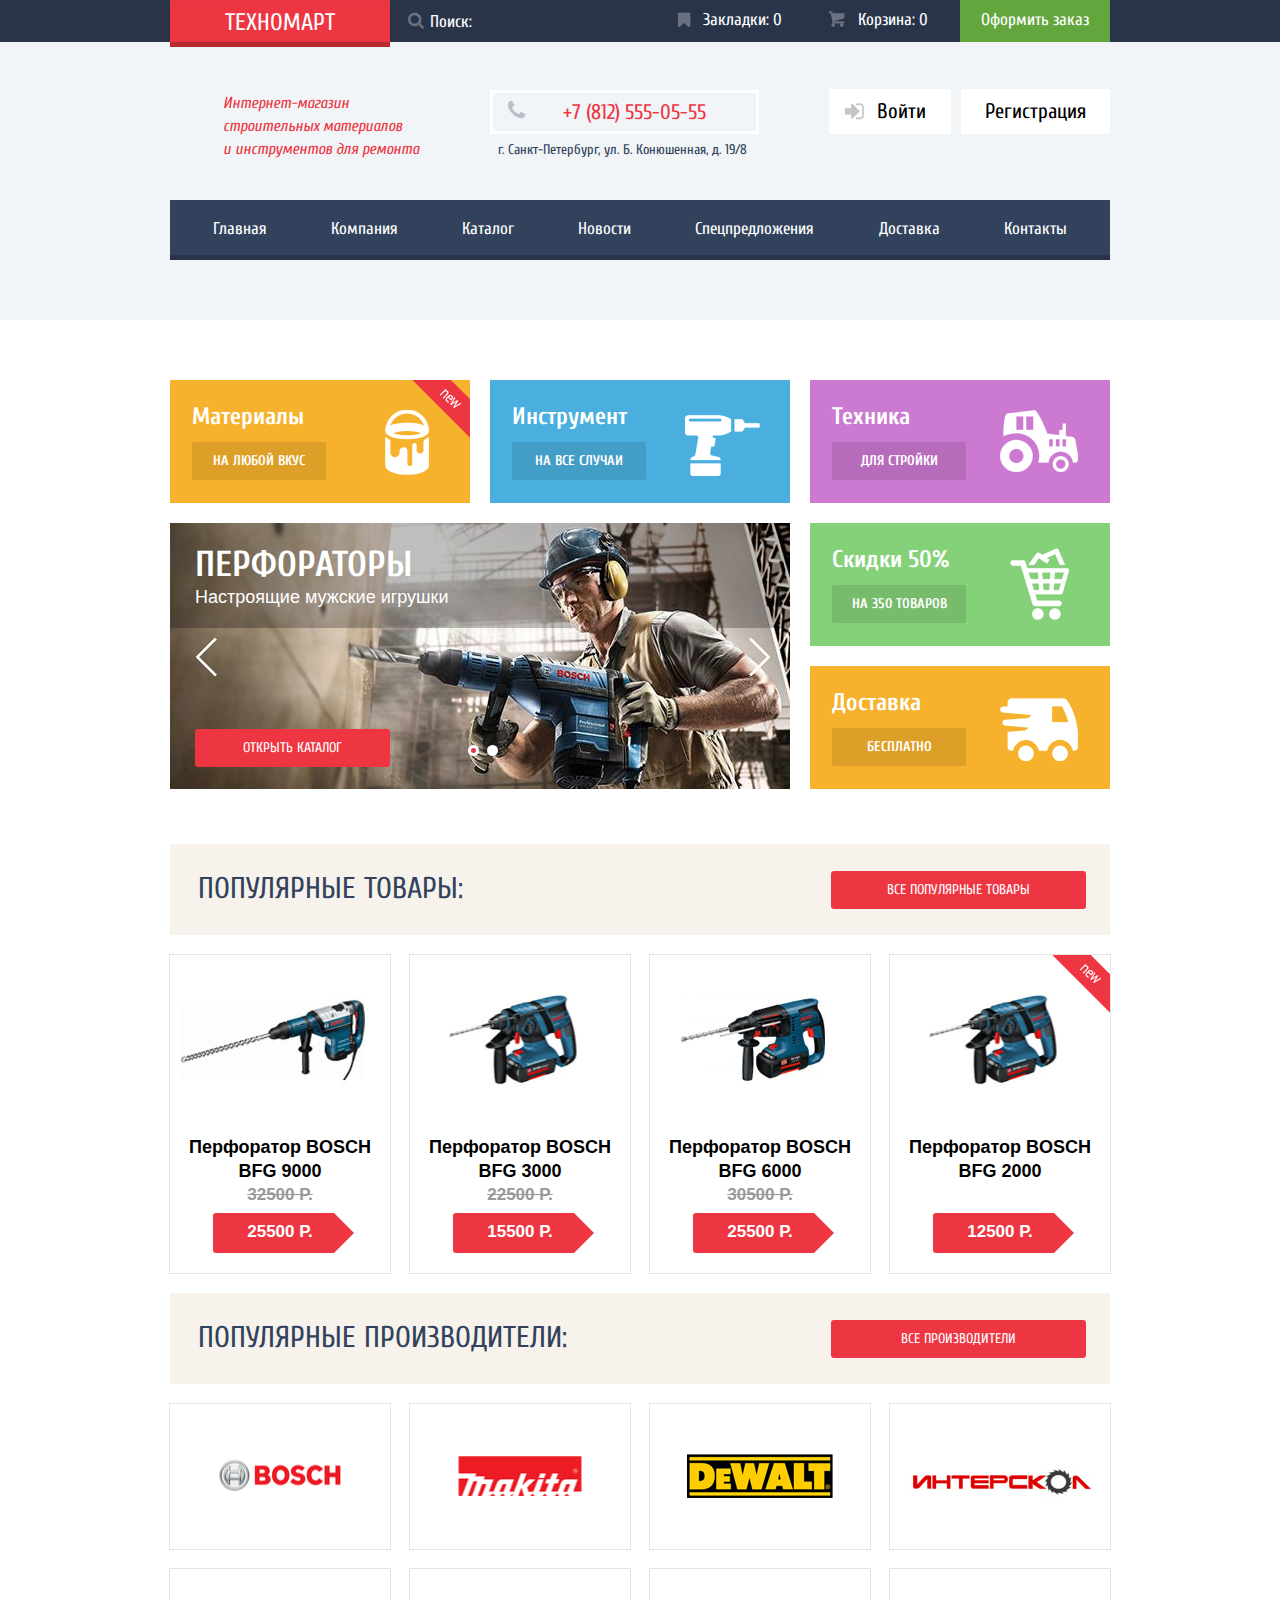
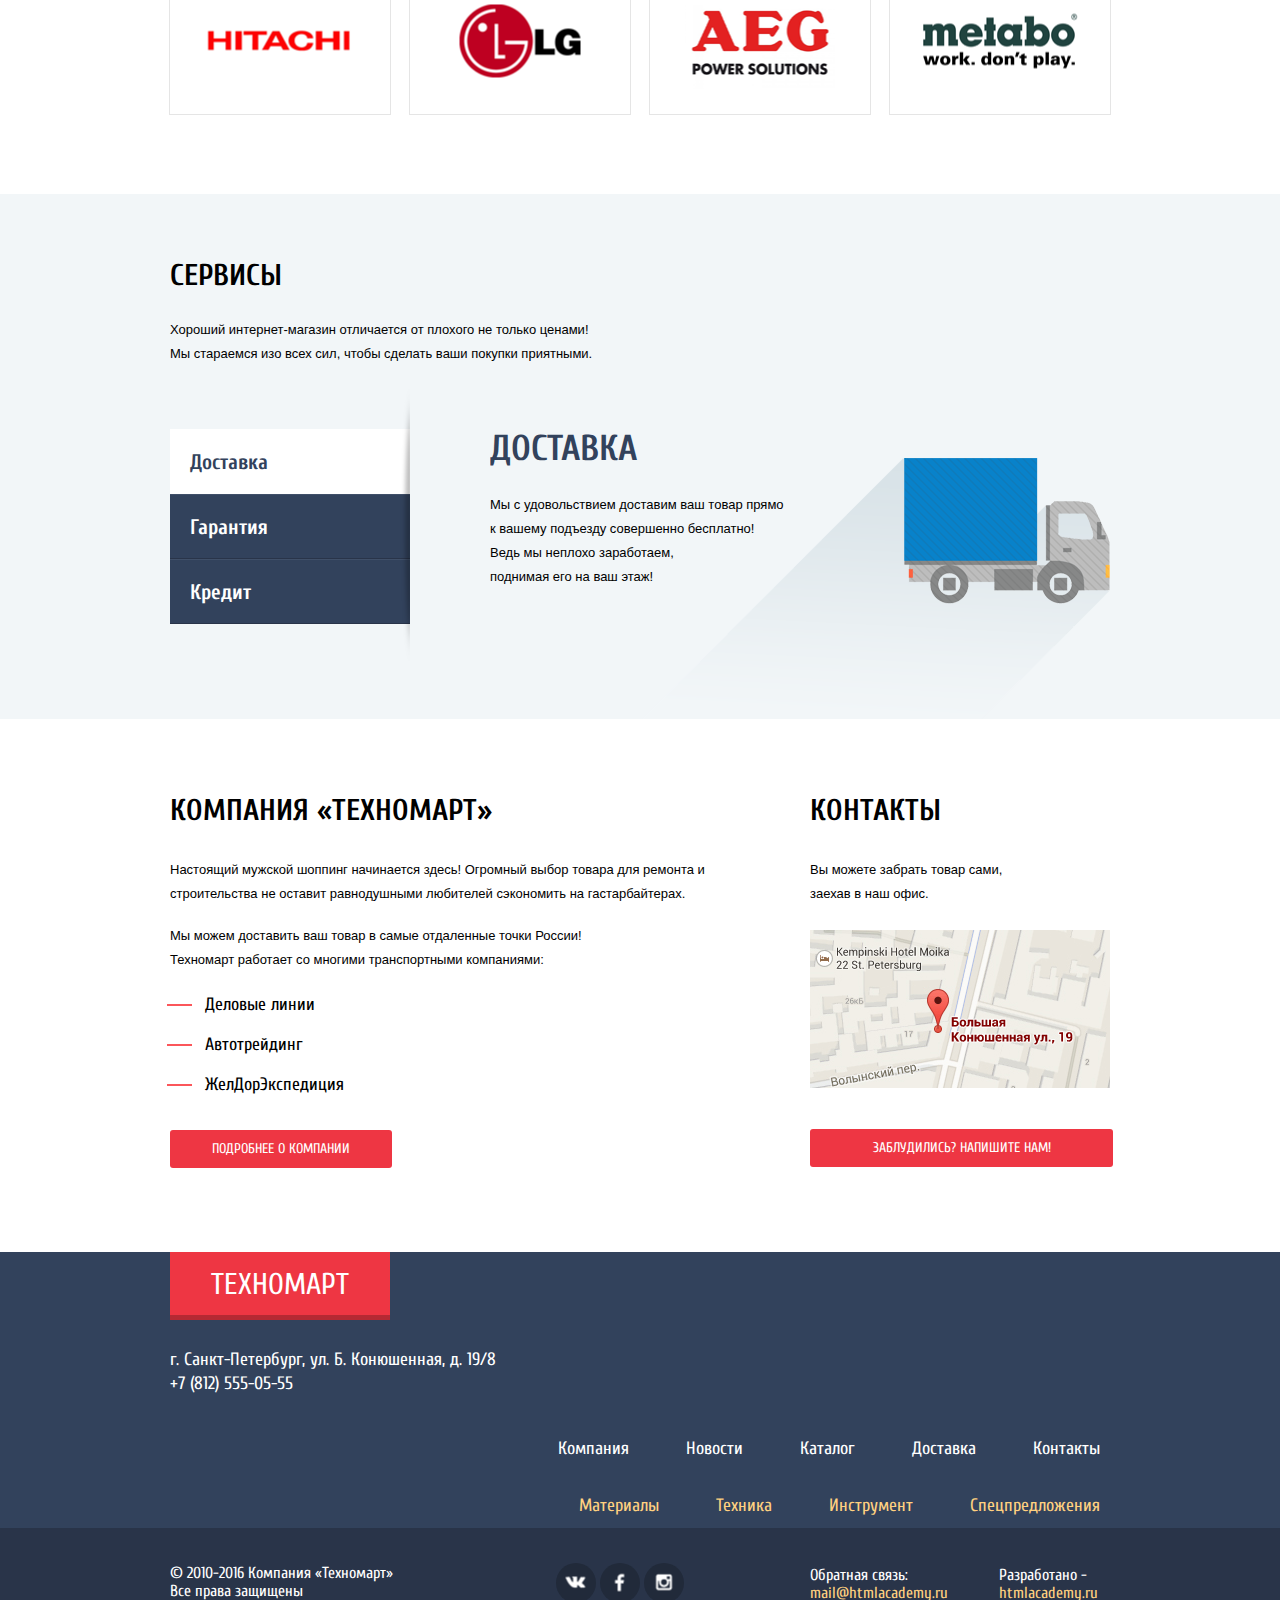
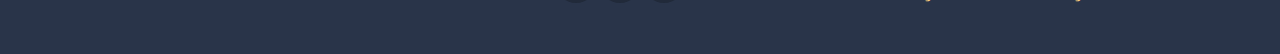
<file: technomart/index.html>
<!DOCTYPE html>
<html lang="ru">
  <head>
    <meta charset="utf-8">
    <title>Техномарт</title>
    <link href="css/normalize.css" rel="stylesheet">
    <link href="css/min.css" rel="stylesheet">
    <link href="https://fonts.googleapis.com/css?family=Cuprum:400,400i,700⏐PT+Sans:400,700&amp;subset=cyrillic" rel="stylesheet">
  </head>
  <body>
      
    <header>     
      <div class="head-top">
        <div class="container clearfix">         
          <a class="logo">Техномарт</a>          
          <div class="search">
            <form action="form" method="get">
              <label for="search-id">Поиск:</label>
              <input class="search" name="search" type="text" id="search-id" placeholder="Поиск:">
            </form>
          </div>
          <div class="checkout">
            <a href="#">Оформить заказ</a>
          </div>
          <div class="basket">
            <a href="#">Корзина: 0</a>
          </div>
          <div class="bookmarks">
            <a href="#">Закладки: 0</a>
          </div>
        </div>
      </div>
        
      <div class="head-main">
        <div class="container clearfix">
          <div class="head-info">
            <p>Интернет-магазин<br>
              строительных материалов<br>
              и инструментов для ремонта</p>
          </div>
          <div class="head-contacts">
            <a href="tel:+78125550505">+7 (812) 555-05-55</a>
            <address>г. Санкт-Петербург, ул. Б. Конюшенная, д. 19/8</address>
          </div> 
          <div class="user">
            <div class="user-buttons">
              <a class="user-login" href="#">Войти</a>
              <a class="user-registration" href="#">Регистрация</a>              
            </div>
            <!--
            <div class="user-block">
              <div class="profile-block">
                <a class="user-profile" href="#">Профиль</a>
                <span class="user-name">Равшан Джамшутович</span>
                <a class="user-exit" href="#">Выход</a>
              </div>
              <div class="user-menu">
                <a class="orders" href="#">Мои заказы</a>
                <a class="account" href="#">Личный кабинет</a>
              </div>
            </div>
            -->
          </div>
        
          <nav class="head-menu">
            <ul>
              <li>
                <a class="first" href="index.html">Главная</a>
              </li>
              <li>
                <a href="#">Компания</a>
              </li>
              <li>
                <a href="catalog.html">Каталог</a>
              </li>
              <li>
                <a href="#">Новости</a>
              </li>
              <li>
                <a href="#">Спецпредложения</a>
              </li>
              <li>
                <a href="#">Доставка</a>
              </li>
              <li>
                <a class="last" href="#">Контакты</a>
              </li>
            </ul>
          </nav>
        </div>
      </div>
    </header>
        
    <main>     
      <div class="promo">
        <div class="container clearfix">
          <div class="promo-item machines">
            <span>Техника</span>
            <a href="#">Для стройки</a>
          </div>
          <div class="promo-item tools">
            <span>Инструмент</span>
            <a href="#">На все случаи</a>
          </div>
          <div class="promo-item materials">
            <div class="flag flag-new">Новинка</div>
            <span>Материалы</span>
            <a href="#">На любой вкус</a>
          </div>
          <div class="slider">
            <input type="radio" id="btn-1" name="toggle" checked>
            <input type="radio" id="btn-2" name="toggle">
            <div class="slider-controls">
              <label class="btn-1" for="btn-1"></label>
              <label class="btn-2" for="btn-2"></label>
            </div>
            <div class="slides">
              <div class="slide">
                <div class="slide-text">
                  <div class="slide-title">Перфораторы</div>
                  <p>Настроящие мужские игрушки</p>
                  <a class="btn slide-btn" href="catalog.html">Открыть каталог</a>
                </div>
              </div>
              <div class="slide">
                <div class="slide-text">
                  <div class="slide-title">Дрели</div>
                  <p>Соседям на радость!</p>
                  <a class="btn" href="catalog.html">Открыть каталог</a>
                </div>
              </div>
            </div>
          </div>
          <div class="promo-item discount">
            <span>Скидки 50%</span>
            <a href="#">На 350 товаров</a>
          </div>
          <div class="promo-item shipping">
            <span>Доставка</span>
            <a href="#">Бесплатно</a>
          </div>
        </div>
      </div>
        
      <div class="items-block">
        <div class="container">
          <div class="block-top clearfix">
            <h2>Популярные товары:</h2>
            <a class="btn" href="#">Все популярные товары</a>
          </div>
          <div class="block-main">
            <div class="item">
              <figure>
                <div class="image">
                  <img width="184" height="164" src="img/9000.jpg">
                </div>
                <figcaption>Перфоратор BOSCH BFG 9000
                  <span class="old-price">32500 Р.  </span>
                  <span class="new-price">25500 Р.</span>
                </figcaption>
              </figure>
              <div class="item-actions">
                <div class="buy">
                  <a href="#">Купить</a>
                </div>
                <div class="bookmark">
                  <a href="#">В закладки</a>
                </div>
              </div>
            </div>
            <div class="item">
              <figure>
                <div class="image">
                  <img width="127" height="112" src="img/3000.jpg">
                </div>
                <figcaption>Перфоратор BOSCH BFG 3000
                  <span class="old-price">22500 Р.</span>
                  <span class="new-price">15500 Р.</span>
                </figcaption>
              </figure>
              <div class="item-actions">
                <div class="buy">
                  <a href="#">Купить</a>
                </div>
                <div class="bookmark">
                  <a href="#">В закладки</a>
                </div>
              </div>
            </div>
            <div class="item">
              <figure>
                <div class="image">
                  <img width="144" height="128" src="img/6000.jpg">
                </div>
                <figcaption>Перфоратор BOSCH BFG 6000
                  <span class="old-price">30500 Р.  </span>
                  <span class="new-price">25500 Р.</span>
                </figcaption>
              </figure>
              <div class="item-actions">
                <div class="buy">
                  <a href="#">Купить</a>
                </div>
                <div class="bookmark">
                  <a href="#">В закладки</a>
                </div>
              </div>
            </div>
            <div class="item last-item">
              <div class="flag flag-new">Новинка</div>
              <figure>
                <div class="image">
                  <img width="127" height="112" src="img/2000.jpg">
                </div>
                <figcaption>Перфоратор BOSCH BFG 2000
                  <span class="no-price">00000</span>
                  <span class="new-price">12500 Р.</span>
                </figcaption>
              </figure>
              <div class="item-actions">
                <div class="buy">
                  <a href="#">Купить</a>
                </div>
                <div class="bookmark">
                  <a href="#">В закладки</a>
                </div>
              </div>
            </div>
          </div>
        </div>
      </div>
        
      <div class="vendors-block">
        <div class="container">
          <div class="block-top clearfix">
            <h2>Популярные производители:</h2>
            <a class="btn" href="#">Все производители</a>
          </div>
          <div class="block-main">           
            <div class="vendor-card">
              <a href="#">
                <img width="126" height="37" src="img/bosch.png" alt="Bosch">
              </a>
            </div>                       
            <div class="vendor-card">
              <a href="#">
                <img width="123" height="40" src="img/makita.png" alt="Makita">
              </a>
            </div>            
            <div class="vendor-card">
              <a href="#">
                <img width="146" height="44" src="img/dewalt.png" alt="DeWalt">
              </a>
            </div>            
            <div class="vendor-card">
              <a href="#">
                <img width="200" height="88" src="img/interskol.png" alt="Интерскол">
              </a>
            </div>    
            <div class="vendor-card">
              <a href="#">
                <img width="169" height="31" src="img/hitachi.png" alt="Hitachi">
              </a>
            </div>
            <div class="vendor-card">
              <a href="#">
                <img width="121" height="73" src="img/lg.png" alt="LG">
              </a>
            </div>
            <div class="vendor-card">
              <a href="#">
                <img width="151" height="96" src="img/aeg.png" alt="AEG">
              </a>
            </div>
            <div class="vendor-card">
              <a href="#">
                <img width="204" height="69" src="img/metabo.png" alt="Metabo">
              </a>
            </div>
          </div>
        </div>
      </div>
      
      <div class="service-block">
        <div class="container clearfix">
          <div class="service-description">
            <h3>Сервисы</h3>
            <p>Хороший интернет-магазин отличается от плохого не только ценами!<br>
            Мы стараемся изо всех сил, чтобы сделать ваши покупки приятными.</p>
          </div>
          <div class="service-slider clearfix">
              <input name="service" id="shipping" type="radio" checked>
              <input name="service" id="guarantee" type="radio">
              <input name="service" id="credit" type="radio">
            <div class="slider-tabs">
              <label for="shipping">Доставка</label>
              <label for="guarantee">Гарантия</label>
              <label for="credit">Кредит</label>
            </div>
            <div class="slide-block shipping-slide">
              <h2>Доставка</h2>
              <p>Мы с удовольствием доставим ваш товар прямо<br> к вашему подъезду совершенно бесплатно!<br>
              Ведь мы неплохо заработаем,<br>
              поднимая его на ваш этаж!
              </p>
            </div>
            <div class="slide-block guarantee-slide">
              <h2>Гарантия</h2>
              <p>Если купленный у нас товар поломается или заискрит,<br>
              а также в случае пожара, спровоцированного его возгаранием, вы всегда можете быть уверены в нашей гарантии. Мы обменяем сгоревший товар на новый.<br> 
              Дом уж восстановите как-нибудь сами.
              </p>
            </div>
            <div class="slide-block credit-slide">
              <h2>Кредит</h2>
              <p>Залезть в долговую яму стало проще!<br> Кредитные консультанты придут вам на помощь.
              </p>
              <a class="btn" href="#">Отправить заявку</a>
            </div>
          </div>
        </div>
      </div>
        
      <div class="info-block">
        <div class="container clearfix">
          <div class="company-info">
            <h3>Компания &laquo;Техномарт&raquo;</h3>
            <p>Настоящий мужской шоппинг начинается здесь! Огромный выбор товара для ремонта и строительства не оставит равнодушными любителей сэкономить на гастарбайтерах.</p>
            <p>Мы можем доставить ваш товар в самые отдаленные точки России!<br>
              Техномарт работает со многими транспортными компаниями:</p>
            <ul>
              <li>Деловые линии</li>
              <li>Автотрейдинг</li>
              <li>ЖелДорЭкспедиция</li>
            </ul>
            <a class="btn company-btn" href="#">Подробнее о компании</a>
          </div>
          <div class="contacts">
            <h3>Контакты</h3>
            <p>Вы можете забрать товар сами, заехав в наш офис.</p>
            <a class="open-map">
              <img src="img/mapmini.jpg" alt="Карта">
            </a>
            <a class="btn write-btn" href="message.html">Заблудились? Напишите нам!</a>
          </div>
        </div>
      </div>
    </main>
        
    <footer>
      <div class="footer-top">
        <div class="container clearfix">
          <div class="footer-company">            
            <a class="logo footer-logo">Техномарт</a>          
            <div class="footer-contacts">
              <address>г. Санкт-Петербург, ул. Б. Конюшенная, д. 19/8</address>
              <a href="tel:+78125550505"> +7 (812) 555-05-55</a>
            </div>
          </div>
          <div class="footer-menu">
            <ul class="footer-menu-first">
              <li>
                <a href="#">Компания</a>
              </li>
              <li>
                <a href="#">Новости</a>
              </li>
              <li>
                <a href="catalog.html">Каталог</a>
              </li>
              <li>
                <a href="#">Доставка</a>
              </li>
              <li>
                <a href="#">Контакты</a>
              </li>
            </ul>
            <ul class="footer-menu-second">
              <li>
                <a href="#">Материалы</a>
              </li>
              <li>
                <a href="#">Техника</a>
              </li>
              <li>
                <a href="#">Инструмент</a>
              </li>
              <li>
                <a href="#">Спецпредложения</a>
              </li>
            </ul>
          </div>
        </div>
      </div>
      <div class="footer-bottom">
        <div class="container clearfix">
          <p class="copyright">&copy; 2010-2016 Компания &laquo;Техномарт&raquo;<br>
          Все права защищены</p>
          <div class="social">
            <a class="social-btn vk" href="#" title="Вконтакте">Вконтакте</a>
            <a class="social-btn fb" href="#" title="Фейсбук">Фейсбук</a>
            <a class="social-btn inst" href="#" title="Инстаграм">Инстаграм</a>
          </div>
          <div class="feedback">Обратная связь: 
            <a href="mailto:mail@htmlacademy.ru">mail@htmlacademy.ru</a>
          </div>
          <div class="developer">Разработано - 
            <a href="https://htmlacademy.ru/">htmlacademy.ru</a>
          </div>
        </div>
      </div>
    </footer>
    <div class="map-large">
      <iframe src="https://www.google.com/maps/embed?pb=!1m16!1m12!1m3!1d1998.606885069218!2d30.320580416394293!3d59.93866508187613!2m3!1f0!2f0!3f0!3m2!1i1024!2i768!4f13.1!2m1!1z0LMuINCh0LDQvdC60YIt0J_QtdGC0LXRgNCx0YPRgNCzLCDRg9C7LiDQkS4g0JrQvtC90Y7RiNC10L3QvdCw0Y8sINC0LiAxOS84!5e0!3m2!1sru!2sru!4v1479645682638" width="960" height="440" style="border:0" allowfullscreen></iframe>
      <a class="close-map">Свернуть карту</a>
    </div>
    <div class="message">
      <a class="exit-cross" href="#">Выход</a>
      <form>
        <label for="name-id">Ваше имя:</label>
        <label for="mail-id">Ваш e-mail:</label>
          <input type="text" name="your-name" id="name-id" placeholder="Представьтесь, пожалуйста">
          <input type="text" name="your-mail" id="mail-id" placeholder="Для отправки ответа">
          <label for="message-id">Текст письма:</label>
          <textarea name="your-message" id="message-id" rows="10" cols="25" placeholder="В свободной форме"></textarea>
          <input class="btn" type="submit" name="send" value="Отправить">
      </form>
    </div>
    <div class="basket-message">
      <a class="exit-cross" href="#">Выход</a>
      <div class="tick-circle"></div>
      <p>Товар добавлен в корзину!</p>
      <a class="btn" href="#">Оформить заказ</a>
      <a class="exit-btn" href="#">Продолжить покупки</a>
    </div>
    <script src="js/minscript.js"></script>
    <script>     
      var mapOpen = document.querySelector(".open-map");
      var mapPopup = document.querySelector(".map-large");
      var mapClose = mapPopup.querySelector(".close-map");
      
      mapOpen.addEventListener("click", function(event) {
        event.preventDefault();
        mapPopup.classList.add("show-map");
      });
      
      mapClose.addEventListener("click", function(event) {
        event.preventDefault();
        mapPopup.classList.remove("show-map");
      });
      
      window.addEventListener("keydown", function(event) {
        if (event.keyCode === 27) {
          if (mapPopup.classList.contains("show-map")) {
            mapPopup.classList.remove("show-map");
          }
        }
      });      
    </script>
  </body>
</html>
</file>
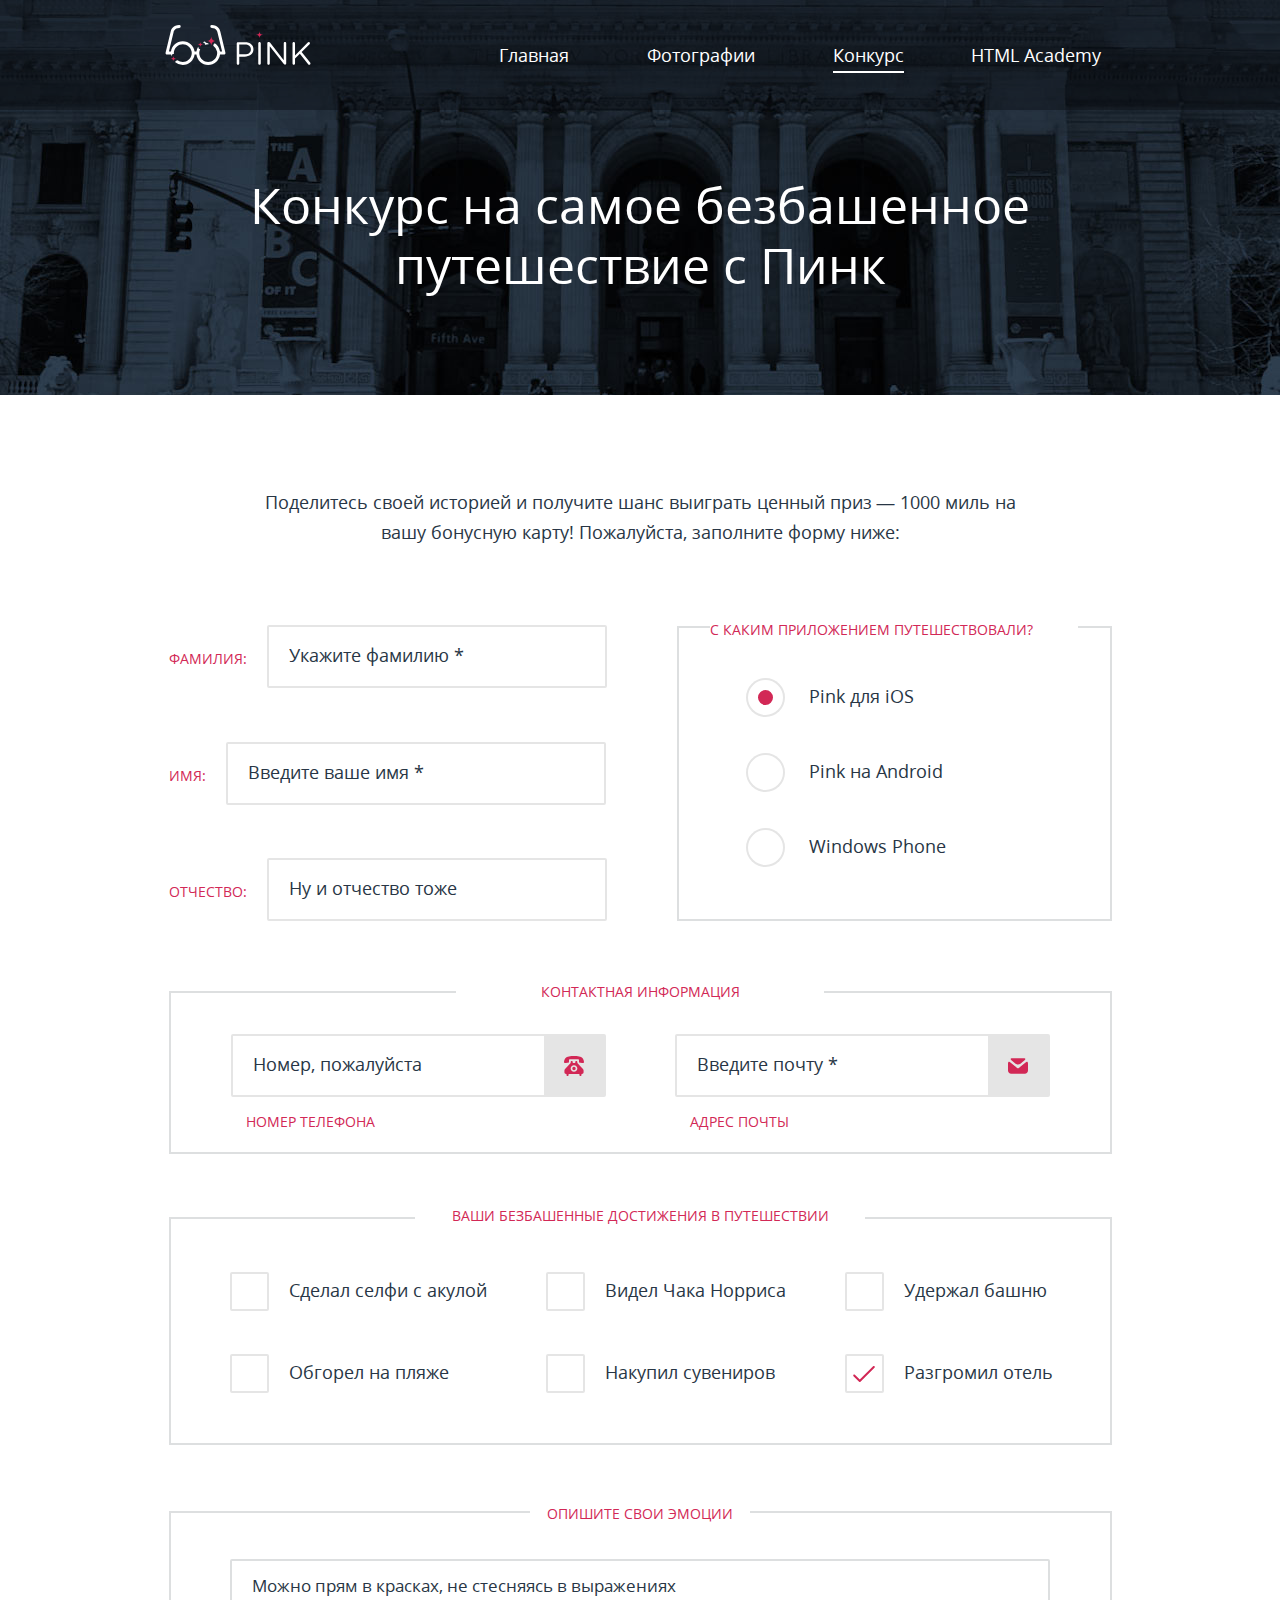
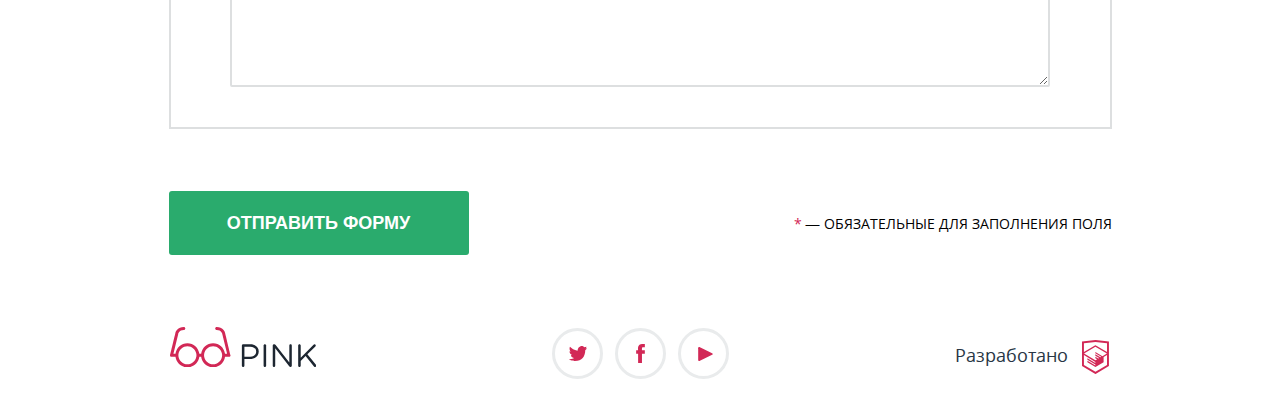
<file: pink/form.html>
<!DOCTYPE html>
<html lang="ru">
  <head>
    <meta charset="utf-8">
    <title>HTML Academy: Пинк</title>
    <link href="css/style.min.css" rel="stylesheet">
    <meta name="viewport" content="width=device-width,initial-scale=1">
  </head>
  <body class="page">
    <div class="visually-hidden">
    <!-- inject:svg -->

    <svg xmlns="http://www.w3.org/2000/svg"><symbol id="icon-review-arrow-left" viewBox="0 0 21.706 41.719"><path d="M2.045 20.859L21.458 1.446A.847.847 0 0 0 20.261.248L.248 20.261a.846.846 0 0 0 0 1.197l20.013 20.013a.843.843 0 0 0 1.198 0 .847.847 0 0 0 0-1.198L2.045 20.859z"/></symbol><symbol id="icon-review-arrow-right" viewBox="0 0 21.706 41.719"><path d="M19.661 20.859L.248 1.446A.847.847 0 0 1 1.445.248L21.458 20.26c.33.33.33.867 0 1.197L1.445 41.471a.843.843 0 0 1-1.198 0 .847.847 0 0 1 0-1.198l19.414-19.414z"/></symbol><symbol id="logo-pink-white-desktop" viewBox="0 0 146.3 40.375"><g><path d="M71.874 18.661c0-.708.58-1.288 1.256-1.288h7.18c5.087 0 8.436 2.704 8.436 7.146v.064c0 4.861-4.057 7.373-8.854 7.373h-5.475v6.825c0 .708-.58 1.288-1.288 1.288-.676 0-1.256-.58-1.256-1.288v-20.12zm8.114 10.98c3.734 0 6.182-1.996 6.182-4.959v-.063c0-3.22-2.414-4.894-6.053-4.894h-5.699v9.917h5.57v-.001zM93.603 18.5c0-.708.579-1.288 1.255-1.288.709 0 1.288.58 1.288 1.288v20.283a1.29 1.29 0 0 1-1.288 1.287c-.676 0-1.255-.579-1.255-1.287V18.5zM102.744 18.532c0-.676.58-1.256 1.256-1.256h.354c.58 0 .935.29 1.288.74l13.684 17.45V18.468c0-.676.547-1.256 1.256-1.256.676 0 1.224.58 1.224 1.256v20.349c0 .676-.481 1.19-1.158 1.19h-.129c-.548 0-.935-.321-1.319-.772l-13.975-17.868v17.45c0 .676-.547 1.256-1.256 1.256-.676 0-1.223-.58-1.223-1.256V18.532h-.002zM128.173 18.5c0-.708.58-1.288 1.257-1.288.708 0 1.286.58 1.286 1.288v12.331l12.848-13.168c.29-.257.579-.451.998-.451.676 0 1.225.612 1.225 1.256 0 .354-.162.644-.42.901l-7.984 7.92 8.564 10.561c.225.291.354.547.354.935 0 .676-.578 1.288-1.286 1.288-.483 0-.806-.258-1.03-.58l-8.402-10.463-4.863 4.861v4.894a1.29 1.29 0 0 1-1.286 1.288c-.677 0-1.257-.58-1.257-1.288V18.5h-.004z"/></g><path fill="#D22856" d="M98.498 9.875a3.623 3.623 0 0 1-3.623-3.624 3.625 3.625 0 0 1-3.625 3.624 3.625 3.625 0 0 1 3.625 3.624 3.623 3.623 0 0 1 3.623-3.624z"/><g><path d="M43.094 19.313c.246 0 .489.014.73.033a2.491 2.491 0 0 0-2.136-1.221 1.994 1.994 0 0 1-1.884-1.354c-.727.208-1.425.482-2.089.816.062.017.122.038.188.038a2 2 0 0 1 2 2c0 .096-.015.188-.028.281 1-.382 2.084-.593 3.219-.593z"/><path d="M60.462 28.016L55.287 6.651C54.926 4.303 52.694 0 46.688 0a1.5 1.5 0 1 0 0 3c4.856 0 5.575 3.729 5.639 4.143l4.767 19.701h-2.073c-.445-3.557-2.453-6.628-5.305-8.522a2.503 2.503 0 0 0-1.529 2.303c0 .088-.015.171-.026.256a9.034 9.034 0 0 1 3.829 5.964c.082.489.135.988.135 1.5s-.053 1.012-.135 1.5c-.716 4.272-4.421 7.531-8.896 7.531-4.475 0-8.181-3.259-8.896-7.531-.082-.488-.135-.988-.135-1.5s.053-1.011.135-1.5a8.949 8.949 0 0 1 .808-2.483 1.995 1.995 0 0 1-1.852-1.985.743.743 0 0 0-.192-.489 11.954 11.954 0 0 0-1.795 4.958h-1.82c-.741-5.927-5.802-10.531-11.927-10.531S6.235 20.917 5.493 26.844H3.42L8.187 7.143C8.25 6.729 8.97 3 13.826 3a1.5 1.5 0 1 0 0-3C7.82 0 5.588 4.303 5.227 6.651L.052 28.016c-.266 1.109.531 1.826 1.426 1.826.012 0 .023.004.036.004h3.982c.079.628.215 1.237.387 1.831a.726.726 0 0 0 .102-.354 2 2 0 0 1 2-2c.166 0 .324.025.478.063a8.337 8.337 0 0 1-.074-1.042c0-.512.053-1.011.135-1.5.715-4.271 4.421-7.531 8.896-7.531s8.18 3.26 8.896 7.531c.082.489.135.988.135 1.5s-.053 1.012-.135 1.5c-.715 4.272-4.421 7.531-8.896 7.531a8.959 8.959 0 0 1-5.386-1.794c-.35.302-.8.491-1.299.491a.75.75 0 0 0-.749.748c0 .29-.065.564-.176.812a11.94 11.94 0 0 0 7.614 2.743c6.125 0 11.185-4.604 11.927-10.53h1.814c.742 5.926 5.802 10.53 11.927 10.53s11.186-4.604 11.927-10.53H59c.012 0 .023-.004.036-.004.895.001 1.692-.716 1.426-1.825z"/></g><path fill="#D22856" d="M50.686 16.125a4.499 4.499 0 0 1-4.499-4.499 4.499 4.499 0 0 1-4.499 4.499 4.499 4.499 0 0 1 4.499 4.499 4.498 4.498 0 0 1 4.499-4.499zM37.904 19.626a2.748 2.748 0 0 1-2.749-2.749 2.748 2.748 0 0 1-2.749 2.749 2.747 2.747 0 0 1 2.749 2.749 2.748 2.748 0 0 1 2.749-2.749zM10.734 34.072a2.748 2.748 0 0 1-2.749-2.75c0 1.52-1.23 2.75-2.749 2.75a2.747 2.747 0 0 1 2.749 2.748 2.748 2.748 0 0 1 2.749-2.748z"/></symbol><symbol id="logo-pink-white-mobile" viewBox="0 0 74.426 22.859"><g><path d="M0 1.449C0 .741.58.161 1.256.161h7.18c5.087 0 8.436 2.704 8.436 7.147v.064c0 4.861-4.057 7.373-8.854 7.373H2.544v6.825c0 .708-.58 1.288-1.288 1.288C.58 22.859 0 22.279 0 21.571V1.449zm8.114 10.979c3.734 0 6.182-1.996 6.182-4.958v-.065c0-3.22-2.415-4.894-6.054-4.894H2.544v9.917h5.57zM21.729 1.288C21.729.58 22.308 0 22.983 0c.709 0 1.288.58 1.288 1.288v20.283c0 .708-.579 1.288-1.288 1.288-.676 0-1.255-.58-1.255-1.288V1.288zM30.87 1.32c0-.676.579-1.256 1.256-1.256h.354c.58 0 .934.29 1.288.74l13.684 17.45V1.256A1.256 1.256 0 0 1 48.707 0c.676 0 1.223.58 1.223 1.256v20.348c0 .676-.482 1.191-1.158 1.191h-.129c-.548 0-.934-.322-1.32-.772L33.349 4.153v17.45c0 .676-.547 1.256-1.255 1.256-.677 0-1.224-.58-1.224-1.256V1.32zM56.3 1.288C56.3.58 56.879 0 57.556 0c.708 0 1.287.58 1.287 1.288v12.331L71.689.451c.29-.258.58-.451.999-.451.676 0 1.224.612 1.224 1.256 0 .354-.161.644-.419.901l-7.984 7.92 8.564 10.561c.225.29.354.547.354.934 0 .676-.579 1.288-1.287 1.288-.483 0-.806-.258-1.03-.58l-8.403-10.463-4.862 4.861v4.894c0 .708-.579 1.288-1.287 1.288-.677 0-1.256-.58-1.256-1.288V1.288z"/></g></symbol><symbol id="logo-pink-white-tablet" viewBox="0 0 146.3 40.375"><g><path d="M71.874 18.661c0-.708.58-1.288 1.256-1.288h7.18c5.087 0 8.436 2.704 8.436 7.146v.064c0 4.861-4.057 7.373-8.854 7.373h-5.475v6.825c0 .708-.58 1.288-1.288 1.288-.676 0-1.256-.58-1.256-1.288v-20.12zm8.114 10.98c3.734 0 6.182-1.996 6.182-4.959v-.063c0-3.22-2.414-4.894-6.053-4.894h-5.699v9.917h5.57v-.001zM93.603 18.5c0-.708.579-1.288 1.255-1.288.709 0 1.288.58 1.288 1.288v20.283a1.29 1.29 0 0 1-1.288 1.287c-.676 0-1.255-.579-1.255-1.287V18.5zM102.744 18.532c0-.676.58-1.256 1.256-1.256h.354c.58 0 .935.29 1.288.74l13.684 17.45V18.468c0-.676.547-1.256 1.256-1.256.676 0 1.224.58 1.224 1.256v20.349c0 .676-.481 1.19-1.158 1.19h-.129c-.548 0-.935-.321-1.319-.772l-13.975-17.868v17.45c0 .676-.547 1.256-1.256 1.256-.676 0-1.223-.58-1.223-1.256V18.532h-.002zM128.173 18.5c0-.708.58-1.288 1.257-1.288.708 0 1.286.58 1.286 1.288v12.331l12.848-13.168c.29-.257.579-.451.998-.451.676 0 1.225.612 1.225 1.256 0 .354-.162.644-.42.901l-7.984 7.92 8.564 10.561c.225.291.354.547.354.935 0 .676-.578 1.288-1.286 1.288-.483 0-.806-.258-1.03-.58l-8.402-10.463-4.863 4.861v4.894a1.29 1.29 0 0 1-1.286 1.288c-.677 0-1.257-.58-1.257-1.288V18.5h-.004z"/></g><path d="M60.462 28.016L55.287 6.651C54.926 4.303 52.694 0 46.688 0a1.5 1.5 0 1 0 0 3c4.856 0 5.575 3.729 5.639 4.143l4.767 19.701h-2.073c-.742-5.927-5.802-10.531-11.927-10.531s-11.186 4.604-11.927 10.531h-1.82c-.741-5.927-5.802-10.531-11.927-10.531S6.235 20.917 5.493 26.844H3.42L8.187 7.143C8.25 6.729 8.97 3 13.826 3a1.5 1.5 0 1 0 0-3C7.82 0 5.588 4.303 5.227 6.651L.052 28.016c-.266 1.109.531 1.826 1.426 1.826.012 0 .023.004.036.004h3.982c.741 5.926 5.802 10.53 11.927 10.53s11.185-4.604 11.927-10.53h1.814c.742 5.926 5.802 10.53 11.927 10.53s11.186-4.604 11.927-10.53H59c.012 0 .023-.004.036-.004.895 0 1.692-.717 1.426-1.826zm-34.147 1.828c-.715 4.272-4.421 7.531-8.896 7.531-4.475 0-8.18-3.259-8.896-7.531-.082-.488-.135-.988-.135-1.5s.053-1.011.135-1.5c.715-4.271 4.421-7.531 8.896-7.531 4.475 0 8.18 3.26 8.896 7.531.082.489.135.988.135 1.5s-.053 1.011-.135 1.5zm25.675 0c-.716 4.272-4.421 7.531-8.896 7.531-4.475 0-8.181-3.259-8.896-7.531-.082-.488-.135-.988-.135-1.5s.053-1.011.135-1.5c.716-4.271 4.421-7.531 8.896-7.531 4.475 0 8.181 3.26 8.896 7.531.082.489.135.988.135 1.5s-.053 1.011-.135 1.5z"/></symbol></svg>

    <!-- endinject -->
    </div>
    <header class="header">
      <div class="header__wrapper  absolute">
        <div class="header__inner">
          <div class="header__menu">
            <a class="header__logo" href="index.html">
              <svg class="header__logo-svg" role="img" width="75" height="22" aria-label="Pink">
                <use class="header__logo-icon  header__logo-icon--mobile" xlink:href="#logo-pink-white-mobile"></use>
                <use class="header__logo-icon  header__logo-icon--tablet" xlink:href="#logo-pink-white-tablet"></use>
                <use class="header__logo-icon  header__logo-icon--desktop" xlink:href="#logo-pink-white-desktop"></use>
              </svg>
            </a>
            <button class="header__dropdown-btn"></button>
          </div>
          <ul class="header__menu-list  header__menu-list--open">
            <li class="header__list-item">
              <a class="header__menu-link" href="index.html">Главная</a>
            </li>
            <li class="header__list-item">
              <a class="header__menu-link" href="photo.html">
                <span class="header__link-text">Фотографии</span>
              </a>
            </li>
            <li class="header__list-item  header__list-item--active">
              <a class="header__menu-link  header__menu-link--current">
                <span class="header__link-text  header__link-text--current">Конкурс</span>
              </a>
            </li>
            <li class="header__list-item">
              <a class="header__menu-link" href="https://htmlacademy.ru/">
                <span class="header__link-text">HTML Academy</span>
              </a>
            </li>
          </ul>
        </div>
      </div>
      <div class="header__images  header__images--small">
        <h1 class="header__page-title  header__page-title--contest">Конкурс на самое безбашенное путешествие с Пинк</h1>
      </div>
    </header>

    <div class="content">
      <div class="contest  wrapper">
        <p class="contest__description">Поделитесь своей историей и получите шанс выиграть ценный приз — 1000 миль на вашу бонусную карту! <span class="contest__description-full">Пожалуйста, заполните форму ниже:</span></p>
        <form class="contest__form">
          <div class="contest__user-contacts  contest__user-contacts--name">
            <div class="contest__contacts-item">
              <label class="contest__label" for="surname">Фамилия:</label>
              <input class="contest__input  contest__input--surname" type="text" name="surname" id="surname" placeholder="Укажите фамилию *">
            </div>
            <div class="contest__contacts-item">
              <label class="contest__label" for="name">Имя:</label>
              <input class="contest__input  contest__input--name" type="text" name="name" id="name" placeholder="Введите ваше имя *">
            </div>
            <div class="contest__contacts-item">
              <label class="contest__label" for="father-name">Отчество:</label>
              <input class="contest__input  contest__input--father" type="text" name="father-name" id="father-name" placeholder="Ну и отчество тоже">
            </div>
          </div>
          <div class="contest__background-block  contest__background-block--goals">
            <fieldset class="contest__check-section  contest__check-section--goals">
              <legend class="contest__check-description">Ваши безбашенные достижения в путешествии</legend>
              <div class="contest__chechbox-wrapper">
                <div class="contest__checkbox-column">
                  <div class="contest__checkbox-item">
                    <input class="contest__checkbox" type="checkbox" name="shark-selfie" id="shark-selfie">
                    <label class="contest__checkbox-label" for="shark-selfie">Сделал селфи с акулой</label>
                  </div>
                  <div class="contest__checkbox-item">
                    <input class="contest__checkbox" type="checkbox" name="sunburn" id="sunburn">
                    <label class="contest__checkbox-label" for="sunburn">Обгорел на пляже</label>
                  </div>
                </div>
                <div class="contest__checkbox-column">
                  <div class="contest__checkbox-item">
                    <input class="contest__checkbox" type="checkbox" name="chuck-norris" id="chuck-norris">
                    <label class="contest__checkbox-label" for="chuck-norris">Видел Чака Норриса</label>
                  </div>
                  <div class="contest__checkbox-item">
                    <input class="contest__checkbox" type="checkbox" name="souvenirs" id="souvenirs">
                    <label class="contest__checkbox-label" for="souvenirs">Накупил сувениров</label>
                  </div>
                </div>
                <div class="contest__checkbox-column">
                  <div class="contest__checkbox-item">
                    <input class="contest__checkbox" type="checkbox" name="tower" id="tower">
                    <label class="contest__checkbox-label" for="tower">Удержал башню</label>
                  </div>
                  <div class="contest__checkbox-item  contest__checkbox-item--last-of-column">
                    <input class="contest__checkbox" type="checkbox" name="hotel-crush" id="hotel-crush" checked>
                    <label class="contest__checkbox-label" for="hotel-crush">Разгромил отель</label>
                  </div>
                </div>
              </div>
            </fieldset>
          </div>
          <fieldset class="contest__user-contacts  contest__user-contacts--connect">
            <legend class="contest__subtitle  contest__subtitle--optional  contest__subtitle--white">Контактная информация</legend>
            <div class="contest__connect-wrapper">
              <div class="contest__connect-item  contest__connect-item--phone">
                <label class="contest__label  contest__label--connect" for="phone">Номер телефона</label>
                <input class="contest__input-connect" type="text" name="phone" id="phone" placeholder="Номер, пожалуйста">
              </div>
              <div class="contest__connect-item  contest__connect-item--email">
                <label class="contest__label  contest__label--connect" for="email">Адрес почты</label>
                <input class="contest__input-connect" type="text" name="email" id="email" placeholder="Введите почту *">
              </div>
            </div>
          </fieldset>
          <div class="contest__background-block  contest__background-block--phone-os">
          <fieldset class="contest__check-section">
              <legend class="contest__subtitle  contest__subtitle--grey">С каким приложением путешествовали?</legend>
              <input class="contest__radio" type="radio" name="phone-os" id="ios" checked>
              <label class="contest__radio-label" for="ios">Pink для iOS</label>
              <input class="contest__radio" type="radio" name="phone-os" id="android">
              <label class="contest__radio-label" for="android">Pink на Android</label>
              <input class="contest__radio" type="radio" name="phone-os" id="win-phone">
              <label class="contest__radio-label" for="win-phone">Windows Phone</label>
            </fieldset>
          </div>
          <fieldset class="contest__user-text">
            <legend class="contest__subtitle-experience">Опишите свои эмоции</legend>
            <textarea class="contest__experience" id="experience" name="experience" placeholder="Можно прям в красках, не стесняясь в выражениях"></textarea>
          </fieldset>
          <div class="contest__submit-block">
            <input class="contest__btn" type="submit" value="Отправить форму">
            <p class="contest__note">
              <span class="contest__note-special">*</span> — обязательные <span class="contest__note-full">для заполнения</span> поля
            </p>
          </div>
        </form>
      </div>
    </div>

    <footer class="footer">
      <div class="footer__wrapper">
          <a class="footer__logo" href="index.html" id="footer__logo">
            <svg class="footer__logo-svg" version="1.1" id="footer__logo-svg" xmlns="http://www.w3.org/2000/svg" xmlns:xlink="http://www.w3.org/1999/xlink" x="0px" y="0px" width="146.3px" height="40.375px" viewBox="0 0 146.3 40.375" enable-background="new 0 0 146.3 40.375" xml:space="preserve">
              <g>
                <path class="footer__logo-element" fill="none" d="M71.874,18.661c0-0.708,0.58-1.288,1.256-1.288h7.18c5.087,0,8.436,2.704,8.436,7.146v0.063 c0,4.86-4.057,7.373-8.854,7.373h-5.475v6.825c0,0.708-0.58,1.287-1.289,1.287c-0.676,0-1.256-0.58-1.256-1.287L71.874,18.661 L71.874,18.661z M79.988,29.641c3.734,0,6.182-1.996,6.182-4.959v-0.062c0-3.221-2.414-4.894-6.053-4.894h-5.699v9.917h5.57V29.641 z"/>
                <path class="footer__logo-element" fill="none" d="M93.603,18.5c0-0.708,0.579-1.288,1.255-1.288c0.709,0,1.288,0.58,1.288,1.288v20.283 c0,0.708-0.579,1.287-1.288,1.287c-0.676,0-1.255-0.579-1.255-1.287V18.5z"/>
                <path class="footer__logo-element" fill="none" d="M102.744,18.532c0-0.676,0.58-1.256,1.256-1.256h0.354c0.58,0,0.935,0.29,1.288,0.74l13.684,17.45V18.468 c0-0.676,0.547-1.256,1.256-1.256c0.676,0,1.225,0.58,1.225,1.256v20.349c0,0.677-0.48,1.19-1.158,1.19h-0.129 c-0.548,0-0.936-0.321-1.318-0.772l-13.976-17.867v17.449c0,0.677-0.547,1.257-1.257,1.257c-0.676,0-1.223-0.58-1.223-1.257V18.532 H102.744z"/>
                <path class="footer__logo-element" fill="none" d="M128.173,18.5c0-0.708,0.58-1.288,1.257-1.288c0.708,0,1.286,0.58,1.286,1.288v12.331l12.848-13.16 c0.29-0.257,0.579-0.451,0.998-0.451c0.676,0,1.225,0.612,1.225,1.256c0,0.354-0.162,0.644-0.42,0.901l-7.984,7.92l8.564,10.561 c0.225,0.291,0.354,0.547,0.354,0.936c0,0.676-0.577,1.288-1.285,1.288c-0.482,0-0.807-0.259-1.03-0.58l-8.401-10.464l-4.863,4.861 v4.895c0,0.708-0.578,1.288-1.286,1.288c-0.677,0-1.257-0.58-1.257-1.288V18.5H128.173z"/>
              </g>
              <path fill="#FFFFFF" d="M60.498,28.266"/>
              <path fill="#D22856" d="M60.462,28.016c-0.002-0.009-5.175-21.365-5.175-21.365C54.926,4.303,52.694,0,46.688,0 c-0.829,0-1.5,0.671-1.5,1.5s0.671,1.5,1.5,1.5c4.856,0,5.575,3.729,5.639,4.143l4.767,19.701h-2.073 c-0.742-5.927-5.802-10.531-11.927-10.531s-11.186,4.604-11.927,10.531h-1.82c-0.741-5.927-5.802-10.531-11.927-10.531 S6.235,20.917,5.493,26.844H3.42L8.187,7.143C8.25,6.729,8.97,3,13.826,3c0.829,0,1.5-0.671,1.5-1.5S14.655,0,13.826,0 C7.82,0,5.588,4.303,5.227,6.651c0,0-5.173,21.356-5.175,21.365c-0.266,1.109,0.531,1.826,1.426,1.826 c0.012,0,0.023,0.004,0.036,0.004h3.982c0.741,5.926,5.802,10.53,11.927,10.53s11.185-4.604,11.927-10.53h1.814 c0.742,5.926,5.802,10.53,11.927,10.53s11.186-4.604,11.927-10.53H59c0.012,0,0.023-0.004,0.036-0.004 C59.931,29.842,60.728,29.125,60.462,28.016z M26.315,29.844c-0.715,4.272-4.421,7.531-8.896,7.531s-8.18-3.259-8.896-7.531 c-0.082-0.488-0.135-0.988-0.135-1.5s0.053-1.011,0.135-1.5c0.715-4.271,4.421-7.531,8.896-7.531s8.18,3.26,8.896,7.531 c0.082,0.489,0.135,0.988,0.135,1.5S26.397,29.355,26.315,29.844z M51.99,29.844c-0.716,4.272-4.421,7.531-8.896,7.531 c-4.475,0-8.181-3.259-8.896-7.531c-0.082-0.488-0.135-0.988-0.135-1.5s0.053-1.011,0.135-1.5c0.716-4.271,4.421-7.531,8.896-7.531 c4.475,0,8.181,3.26,8.896,7.531c0.082,0.489,0.135,0.988,0.135,1.5S52.072,29.355,51.99,29.844z"/>
            </svg>
          </a>
          <div class="footer__social  social">
            <a class="social__link" href="#">Twitter
              <img class="social__icon  social__icon--twitter" src="img/icon-twitter.svg" alt="Twitter">
            </a>
            <a class="social__link" href="#">Facebook
              <img class="social__icon  social__icon--facebook" src="img/icon-facebook.svg" alt="Facebook">
            </a>
            <a class="social__link" href="#">Youtube
              <img class="social__icon  social__icon--youtube" src="img/icon-youtube.svg" alt="Youtube">
            </a>
          </div>
          <div class="footer__copyright  copyright">
            <span class="copyright__label">Разработано</span>
            <a class="copyright__logo" href="https://htmlacademy.ru/">
              <svg class="copyright__logo-svg" version="1.0" id="Layer_1" xmlns="http://www.w3.org/2000/svg" xmlns:xlink="http://www.w3.org/1999/xlink" x="0px" y="0px" width="26.943px" height="34.09px" viewBox="0 0 26.943 34.09" enable-background="new 0 0 26.943 34.09" xml:space="preserve">
                <path d="M13.62,0.017L13.472,0L0,1.412v24.661l13.472,8.017l13.43-7.99l0.042-0.026V1.412L13.62,0.017z M25.019,12.127L13.495,5.334 l-0.001-0.104L13.407,5.28l-0.088-0.056v0.109L1.925,12.118V3.147l11.547-1.212l11.547,1.212V12.127z M13.405,6.787L24.923,13.5 l-4.479,2.64l-7.093-4.221l-0.013,1.415l5.904,3.513l-0.86,0.507l-5.031-2.992l-0.013,1.415l3.827,2.275l-0.782,0.523l-3.032-1.787 l-0.013,1.413l1.852,1.091l-1.8,1.081L2.034,13.622L13.405,6.787z M1.925,15.127l11.411,6.791l0.015,1.044l-7.941-4.728L5.395,19.65 l7.979,4.796l0.017,1.076l-7.972-4.741l-0.013,1.415l8.021,4.821l0.045,0.026l8.143-4.872v-1.268l-0.011-0.148v-3.761l3.415-2.036 v10.02L13.472,31.85L1.925,24.979V15.127z"/>
              </svg>
            </a>
          </div>
        </div>
    </footer>
    <script src="js/script.js"></script>
  </body>
</html>
</file>
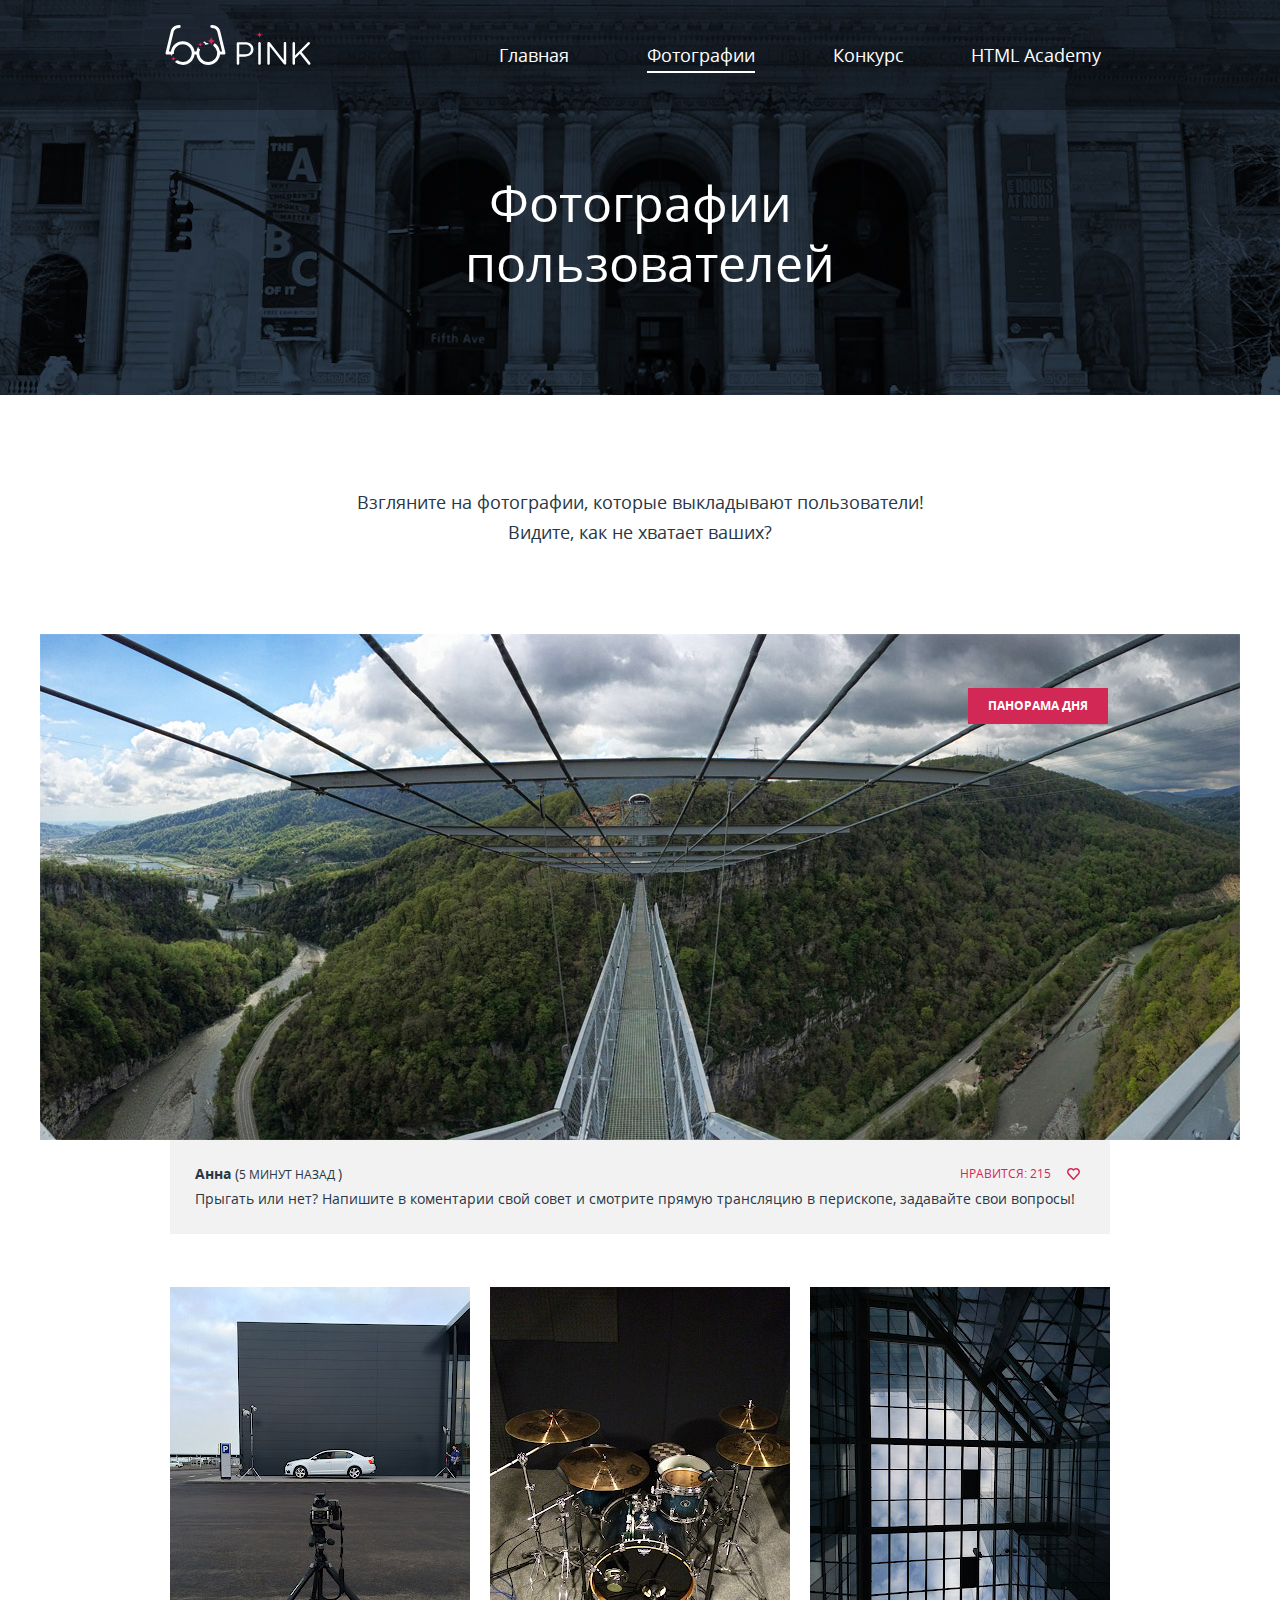
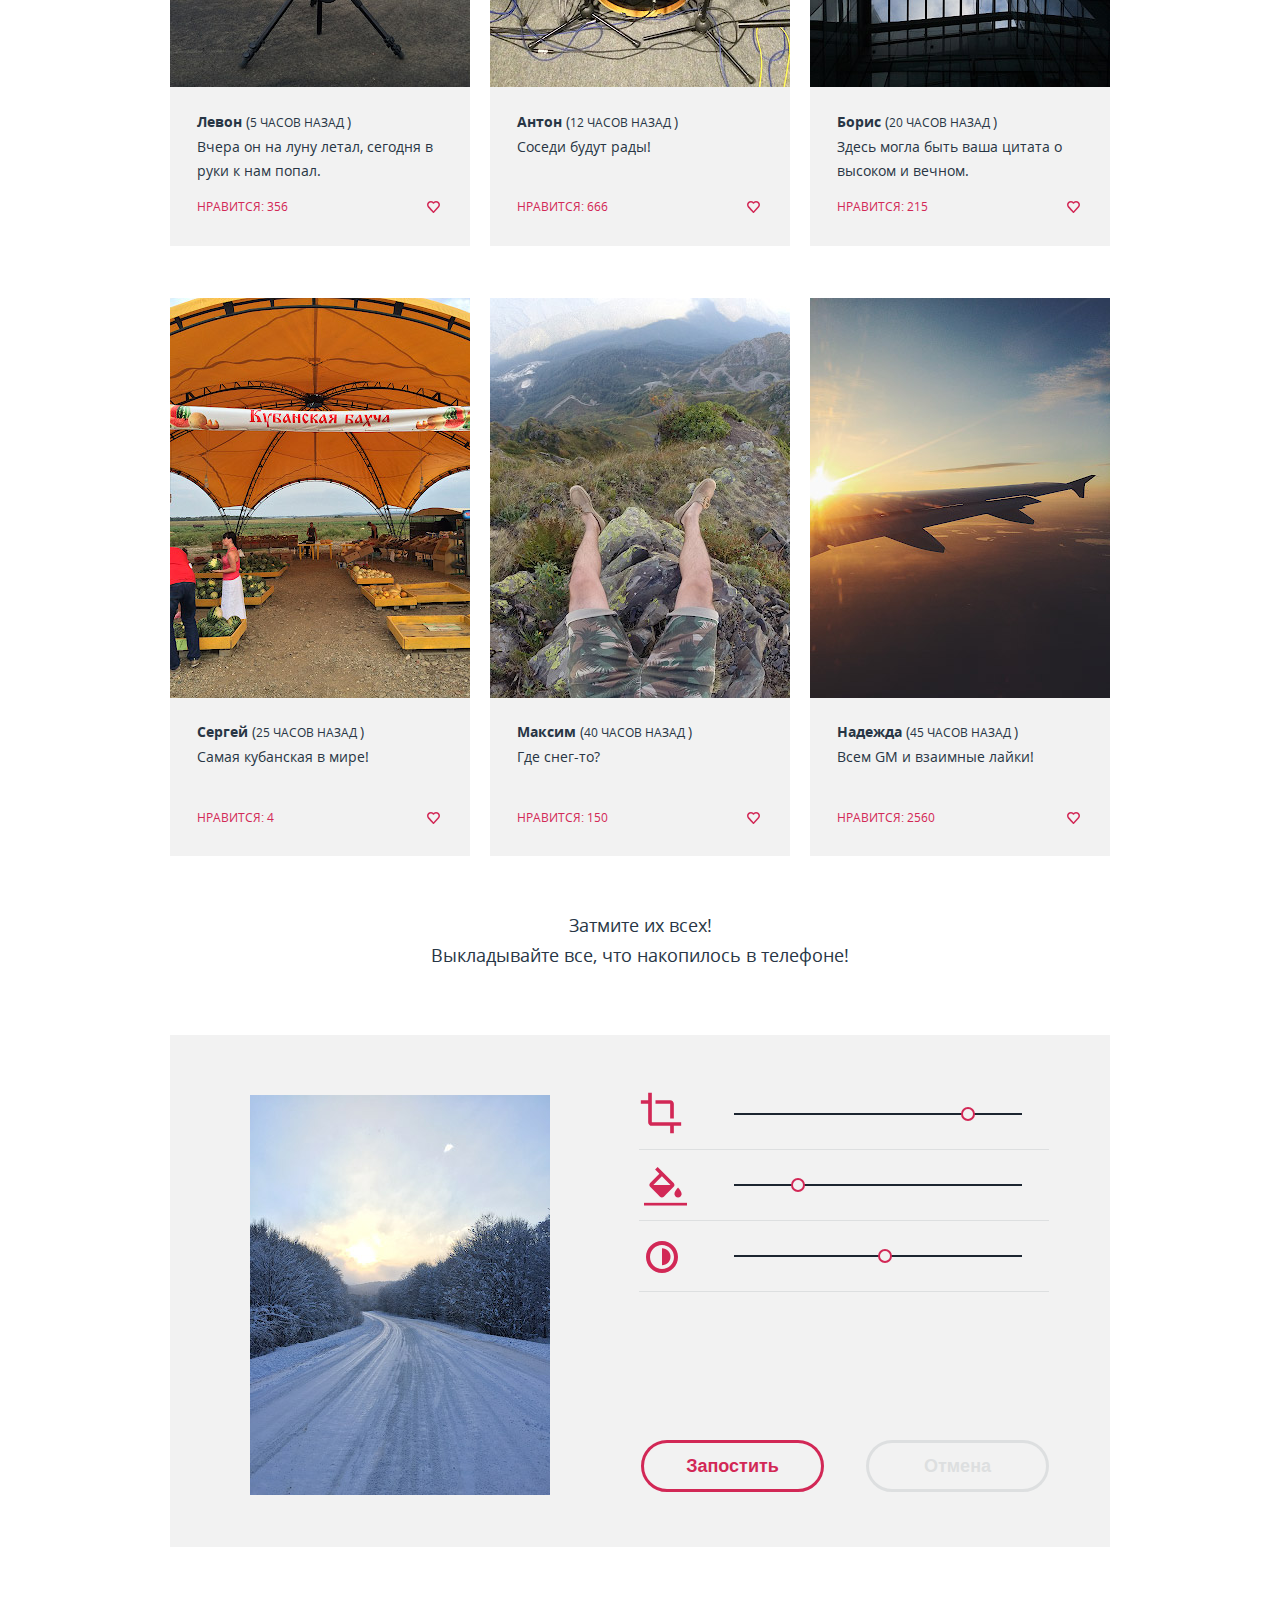
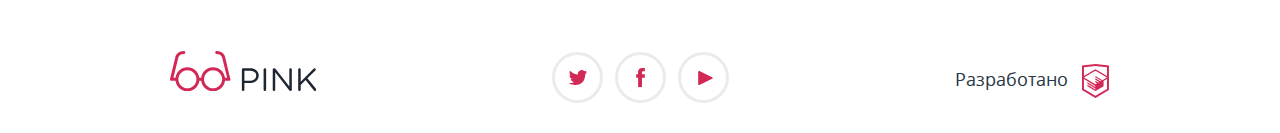
<file: pink/photo.html>
<!DOCTYPE html>
<html lang="ru">
  <head>
    <meta charset="utf-8">
    <title>HTML Academy: Пинк</title>
    <link href="css/style.min.css" rel="stylesheet">
    <meta name="viewport" content="width=device-width,initial-scale=1">
    <script>document.createElement("picture");</script>
    <script src="js/picturefill.min.js" async></script>
  </head>
  <body class="page">
    <div class="visually-hidden">
    <!-- inject:svg -->
    <svg xmlns="http://www.w3.org/2000/svg"><symbol id="icon-review-arrow-left" viewBox="0 0 21.706 41.719"><path d="M2.045 20.859L21.458 1.446A.847.847 0 0 0 20.261.248L.248 20.261a.846.846 0 0 0 0 1.197l20.013 20.013a.843.843 0 0 0 1.198 0 .847.847 0 0 0 0-1.198L2.045 20.859z"/></symbol><symbol id="icon-review-arrow-right" viewBox="0 0 21.706 41.719"><path d="M19.661 20.859L.248 1.446A.847.847 0 0 1 1.445.248L21.458 20.26c.33.33.33.867 0 1.197L1.445 41.471a.843.843 0 0 1-1.198 0 .847.847 0 0 1 0-1.198l19.414-19.414z"/></symbol><symbol id="logo-pink-white-desktop" viewBox="0 0 146.3 40.375"><g><path d="M71.874 18.661c0-.708.58-1.288 1.256-1.288h7.18c5.087 0 8.436 2.704 8.436 7.146v.064c0 4.861-4.057 7.373-8.854 7.373h-5.475v6.825c0 .708-.58 1.288-1.288 1.288-.676 0-1.256-.58-1.256-1.288v-20.12zm8.114 10.98c3.734 0 6.182-1.996 6.182-4.959v-.063c0-3.22-2.414-4.894-6.053-4.894h-5.699v9.917h5.57v-.001zM93.603 18.5c0-.708.579-1.288 1.255-1.288.709 0 1.288.58 1.288 1.288v20.283a1.29 1.29 0 0 1-1.288 1.287c-.676 0-1.255-.579-1.255-1.287V18.5zM102.744 18.532c0-.676.58-1.256 1.256-1.256h.354c.58 0 .935.29 1.288.74l13.684 17.45V18.468c0-.676.547-1.256 1.256-1.256.676 0 1.224.58 1.224 1.256v20.349c0 .676-.481 1.19-1.158 1.19h-.129c-.548 0-.935-.321-1.319-.772l-13.975-17.868v17.45c0 .676-.547 1.256-1.256 1.256-.676 0-1.223-.58-1.223-1.256V18.532h-.002zM128.173 18.5c0-.708.58-1.288 1.257-1.288.708 0 1.286.58 1.286 1.288v12.331l12.848-13.168c.29-.257.579-.451.998-.451.676 0 1.225.612 1.225 1.256 0 .354-.162.644-.42.901l-7.984 7.92 8.564 10.561c.225.291.354.547.354.935 0 .676-.578 1.288-1.286 1.288-.483 0-.806-.258-1.03-.58l-8.402-10.463-4.863 4.861v4.894a1.29 1.29 0 0 1-1.286 1.288c-.677 0-1.257-.58-1.257-1.288V18.5h-.004z"/></g><path fill="#D22856" d="M98.498 9.875a3.623 3.623 0 0 1-3.623-3.624 3.625 3.625 0 0 1-3.625 3.624 3.625 3.625 0 0 1 3.625 3.624 3.623 3.623 0 0 1 3.623-3.624z"/><g><path d="M43.094 19.313c.246 0 .489.014.73.033a2.491 2.491 0 0 0-2.136-1.221 1.994 1.994 0 0 1-1.884-1.354c-.727.208-1.425.482-2.089.816.062.017.122.038.188.038a2 2 0 0 1 2 2c0 .096-.015.188-.028.281 1-.382 2.084-.593 3.219-.593z"/><path d="M60.462 28.016L55.287 6.651C54.926 4.303 52.694 0 46.688 0a1.5 1.5 0 1 0 0 3c4.856 0 5.575 3.729 5.639 4.143l4.767 19.701h-2.073c-.445-3.557-2.453-6.628-5.305-8.522a2.503 2.503 0 0 0-1.529 2.303c0 .088-.015.171-.026.256a9.034 9.034 0 0 1 3.829 5.964c.082.489.135.988.135 1.5s-.053 1.012-.135 1.5c-.716 4.272-4.421 7.531-8.896 7.531-4.475 0-8.181-3.259-8.896-7.531-.082-.488-.135-.988-.135-1.5s.053-1.011.135-1.5a8.949 8.949 0 0 1 .808-2.483 1.995 1.995 0 0 1-1.852-1.985.743.743 0 0 0-.192-.489 11.954 11.954 0 0 0-1.795 4.958h-1.82c-.741-5.927-5.802-10.531-11.927-10.531S6.235 20.917 5.493 26.844H3.42L8.187 7.143C8.25 6.729 8.97 3 13.826 3a1.5 1.5 0 1 0 0-3C7.82 0 5.588 4.303 5.227 6.651L.052 28.016c-.266 1.109.531 1.826 1.426 1.826.012 0 .023.004.036.004h3.982c.079.628.215 1.237.387 1.831a.726.726 0 0 0 .102-.354 2 2 0 0 1 2-2c.166 0 .324.025.478.063a8.337 8.337 0 0 1-.074-1.042c0-.512.053-1.011.135-1.5.715-4.271 4.421-7.531 8.896-7.531s8.18 3.26 8.896 7.531c.082.489.135.988.135 1.5s-.053 1.012-.135 1.5c-.715 4.272-4.421 7.531-8.896 7.531a8.959 8.959 0 0 1-5.386-1.794c-.35.302-.8.491-1.299.491a.75.75 0 0 0-.749.748c0 .29-.065.564-.176.812a11.94 11.94 0 0 0 7.614 2.743c6.125 0 11.185-4.604 11.927-10.53h1.814c.742 5.926 5.802 10.53 11.927 10.53s11.186-4.604 11.927-10.53H59c.012 0 .023-.004.036-.004.895.001 1.692-.716 1.426-1.825z"/></g><path fill="#D22856" d="M50.686 16.125a4.499 4.499 0 0 1-4.499-4.499 4.499 4.499 0 0 1-4.499 4.499 4.499 4.499 0 0 1 4.499 4.499 4.498 4.498 0 0 1 4.499-4.499zM37.904 19.626a2.748 2.748 0 0 1-2.749-2.749 2.748 2.748 0 0 1-2.749 2.749 2.747 2.747 0 0 1 2.749 2.749 2.748 2.748 0 0 1 2.749-2.749zM10.734 34.072a2.748 2.748 0 0 1-2.749-2.75c0 1.52-1.23 2.75-2.749 2.75a2.747 2.747 0 0 1 2.749 2.748 2.748 2.748 0 0 1 2.749-2.748z"/></symbol><symbol id="logo-pink-white-mobile" viewBox="0 0 74.426 22.859"><g><path d="M0 1.449C0 .741.58.161 1.256.161h7.18c5.087 0 8.436 2.704 8.436 7.147v.064c0 4.861-4.057 7.373-8.854 7.373H2.544v6.825c0 .708-.58 1.288-1.288 1.288C.58 22.859 0 22.279 0 21.571V1.449zm8.114 10.979c3.734 0 6.182-1.996 6.182-4.958v-.065c0-3.22-2.415-4.894-6.054-4.894H2.544v9.917h5.57zM21.729 1.288C21.729.58 22.308 0 22.983 0c.709 0 1.288.58 1.288 1.288v20.283c0 .708-.579 1.288-1.288 1.288-.676 0-1.255-.58-1.255-1.288V1.288zM30.87 1.32c0-.676.579-1.256 1.256-1.256h.354c.58 0 .934.29 1.288.74l13.684 17.45V1.256A1.256 1.256 0 0 1 48.707 0c.676 0 1.223.58 1.223 1.256v20.348c0 .676-.482 1.191-1.158 1.191h-.129c-.548 0-.934-.322-1.32-.772L33.349 4.153v17.45c0 .676-.547 1.256-1.255 1.256-.677 0-1.224-.58-1.224-1.256V1.32zM56.3 1.288C56.3.58 56.879 0 57.556 0c.708 0 1.287.58 1.287 1.288v12.331L71.689.451c.29-.258.58-.451.999-.451.676 0 1.224.612 1.224 1.256 0 .354-.161.644-.419.901l-7.984 7.92 8.564 10.561c.225.29.354.547.354.934 0 .676-.579 1.288-1.287 1.288-.483 0-.806-.258-1.03-.58l-8.403-10.463-4.862 4.861v4.894c0 .708-.579 1.288-1.287 1.288-.677 0-1.256-.58-1.256-1.288V1.288z"/></g></symbol><symbol id="logo-pink-white-tablet" viewBox="0 0 146.3 40.375"><g><path d="M71.874 18.661c0-.708.58-1.288 1.256-1.288h7.18c5.087 0 8.436 2.704 8.436 7.146v.064c0 4.861-4.057 7.373-8.854 7.373h-5.475v6.825c0 .708-.58 1.288-1.288 1.288-.676 0-1.256-.58-1.256-1.288v-20.12zm8.114 10.98c3.734 0 6.182-1.996 6.182-4.959v-.063c0-3.22-2.414-4.894-6.053-4.894h-5.699v9.917h5.57v-.001zM93.603 18.5c0-.708.579-1.288 1.255-1.288.709 0 1.288.58 1.288 1.288v20.283a1.29 1.29 0 0 1-1.288 1.287c-.676 0-1.255-.579-1.255-1.287V18.5zM102.744 18.532c0-.676.58-1.256 1.256-1.256h.354c.58 0 .935.29 1.288.74l13.684 17.45V18.468c0-.676.547-1.256 1.256-1.256.676 0 1.224.58 1.224 1.256v20.349c0 .676-.481 1.19-1.158 1.19h-.129c-.548 0-.935-.321-1.319-.772l-13.975-17.868v17.45c0 .676-.547 1.256-1.256 1.256-.676 0-1.223-.58-1.223-1.256V18.532h-.002zM128.173 18.5c0-.708.58-1.288 1.257-1.288.708 0 1.286.58 1.286 1.288v12.331l12.848-13.168c.29-.257.579-.451.998-.451.676 0 1.225.612 1.225 1.256 0 .354-.162.644-.42.901l-7.984 7.92 8.564 10.561c.225.291.354.547.354.935 0 .676-.578 1.288-1.286 1.288-.483 0-.806-.258-1.03-.58l-8.402-10.463-4.863 4.861v4.894a1.29 1.29 0 0 1-1.286 1.288c-.677 0-1.257-.58-1.257-1.288V18.5h-.004z"/></g><path d="M60.462 28.016L55.287 6.651C54.926 4.303 52.694 0 46.688 0a1.5 1.5 0 1 0 0 3c4.856 0 5.575 3.729 5.639 4.143l4.767 19.701h-2.073c-.742-5.927-5.802-10.531-11.927-10.531s-11.186 4.604-11.927 10.531h-1.82c-.741-5.927-5.802-10.531-11.927-10.531S6.235 20.917 5.493 26.844H3.42L8.187 7.143C8.25 6.729 8.97 3 13.826 3a1.5 1.5 0 1 0 0-3C7.82 0 5.588 4.303 5.227 6.651L.052 28.016c-.266 1.109.531 1.826 1.426 1.826.012 0 .023.004.036.004h3.982c.741 5.926 5.802 10.53 11.927 10.53s11.185-4.604 11.927-10.53h1.814c.742 5.926 5.802 10.53 11.927 10.53s11.186-4.604 11.927-10.53H59c.012 0 .023-.004.036-.004.895 0 1.692-.717 1.426-1.826zm-34.147 1.828c-.715 4.272-4.421 7.531-8.896 7.531-4.475 0-8.18-3.259-8.896-7.531-.082-.488-.135-.988-.135-1.5s.053-1.011.135-1.5c.715-4.271 4.421-7.531 8.896-7.531 4.475 0 8.18 3.26 8.896 7.531.082.489.135.988.135 1.5s-.053 1.011-.135 1.5zm25.675 0c-.716 4.272-4.421 7.531-8.896 7.531-4.475 0-8.181-3.259-8.896-7.531-.082-.488-.135-.988-.135-1.5s.053-1.011.135-1.5c.716-4.271 4.421-7.531 8.896-7.531 4.475 0 8.181 3.26 8.896 7.531.082.489.135.988.135 1.5s-.053 1.011-.135 1.5z"/></symbol></svg>
    <!-- endinject -->
    </div>
    <header class="header">
      <div class="header__wrapper  absolute">
        <div class="header__inner">
          <div class="header__menu">
            <a class="header__logo" href="index.html">
              <svg class="header__logo-svg" role="img" width="75" height="22" aria-label="Pink">
                <use class="header__logo-icon  header__logo-icon--mobile" xlink:href="#logo-pink-white-mobile"></use>
                <use class="header__logo-icon  header__logo-icon--tablet" xlink:href="#logo-pink-white-tablet"></use>
                <use class="header__logo-icon  header__logo-icon--desktop" xlink:href="#logo-pink-white-desktop"></use>
              </svg>
            </a>
            <button class="header__dropdown-btn"></button>
          </div>
          <ul class="header__menu-list  header__menu-list--open">
            <li class="header__list-item header__list-item--active">
              <a class="header__menu-link" href="index.html">
                <span class="header__link-text">Главная</span>
              </a>
            </li>
            <li class="header__list-item">
              <a class="header__menu-link  header__menu-link--current">
                <span class="header__link-text  header__link-text--current">Фотографии</span>
              </a>
            </li>
            <li class="header__list-item">
              <a class="header__menu-link" href="form.html">
                <span class="header__link-text">Конкурс</span>
              </a>
            </li>
            <li class="header__list-item">
              <a class="header__menu-link" href="https://htmlacademy.ru/">
                <span class="header__link-text">HTML Academy</span>
              </a>
            </li>
          </ul>
        </div>
      </div>
      <div class="header__images  header__images--small">
        <h1 class="header__page-title  header__page-title--photo">Фотографии пользователей</h1>
      </div>
    </header>

    <div class="content">
      <div class="photo-page">
        <div class="wrapper photo-page__wrapper">
          <p class="photo-page__description  photo-page__description--up">Взгляните на фотографии, которые выкладывают пользователи! Видите, как не хватает ваших?</p>

          <div class="post  post--main">
            <picture class="post__img  post__img--main">
              <source media="(min-width:960px)" srcset="img/panorama-desktop@1x.jpg, img/panorama-desktop@2x.jpg 2x">
              <source media="(min-width:660px)" srcset="img/panorama-tablet@1x.jpg, img/panorama-tablet@2x.jpg 2x">
              <img class="post__img-main" src="img/panorama-mobile@1x.jpg" alt="Панорама дня - Мост" srcset="img/panorama-mobile@2x.jpg 2x">
            </picture>
            <div class="post__flag">Панорама дня</div>
            <div class="post__text-main">
              <div class="post__name-block">
                <span class="post__username">Анна</span>
                <span class="post__time">
                  <span class="post__half">(</span>5 минут назад
                  <span class="post__half">)</span>
                </span>
              </div>
              <p class="post__usertext-main">Прыгать или нет? Напишите в коментарии свой совет и смотрите прямую трансляцию в перископе, задавайте свои вопросы!</p>
              <div class="post__like-block  post__like-block--main">
                <button class="post__add-like"></button>
                <span class="post__like">Нравится: 215</span>
              </div>
            </div>
          </div>

          <div class="post post--small">
            <picture class="post__img  post__img--small">
              <source media="(min-width:960px)" srcset="img/photo-1-desktop@1x.jpg, img/photo-1-desktop@2x.jpg 2x">
              <source media="(min-width:660px)" srcset="img/photo-1-tablet@1x.jpg, img/photo-1-tablet@2x.jpg 2x">
              <img src="img/photo-1-mobile@1x.jpg" alt="Белый автомобиль" srcset="img/photo-1-mobile@2x.jpg 2x">
            </picture>
            <div class="post__text">
              <div class="post__name-block">
                <span class="post__username">Левон</span>
                <span class="post__time">
                  <span class="post__half">(</span>5 часов назад
                  <span class="post__half">)</span>
                </span>
                <p class="post__usertext">Вчера он на луну летал, сегодня в руки к нам попал.</p>
              </div>
              <div class="post__like-block  post__like-block--short">
                <button class="post__add-like"></button>
                <span class="post__like">Нравится: 356</span>
              </div>
            </div>
          </div>

          <div class="post  post--small">
            <picture class="post__img  post__img--small">
              <source media="(min-width:960px)" srcset="img/photo-2-desktop@1x.jpg, img/photo-2-desktop@2x.jpg 2x">
              <source media="(min-width:660px)" srcset="img/photo-2-tablet@1x.jpg, img/photo-2-tablet@2x.jpg 2x">
              <img src="img/photo-2-mobile@1x.jpg" alt="Барабаны" srcset="img/photo-2-mobile@2x.jpg 2x">
            </picture>
            <div class="post__text">
              <div class="post__name-block">
                <span class="post__username">Антон</span>
                <span class="post__time">
                  <span class="post__half">(</span>12 часов назад
                  <span class="post__half">)</span>
                </span>
                <p class="post__usertext">Соседи будут рады!</p>
              </div>
              <div class="post__like-block  post__like-block--short">
                <button class="post__add-like"></button>
                <span class="post__like">Нравится: 666</span>
              </div>
            </div>
          </div>

          <div class="post  post--small">
            <picture class="post__img  post__img--small">
              <source media="(min-width:960px)" srcset="img/photo-3-desktop@1x.jpg, img/photo-3-desktop@2x.jpg 2x">
              <source media="(min-width:660px)" srcset="img/photo-3-tablet@1x.jpg, img/photo-3-tablet@2x.jpg 2x">
              <img src="img/photo-3-mobile@1x.jpg" alt="Окно" srcset="img/photo-3-mobile@2x.jpg 2x">
            </picture>
            <div class="post__text">
              <div class="post__name-block">
                <span class="post__username">Борис</span>
                <span class="post__time">
                  <span class="post__half">(</span>20 часов назад
                  <span class="post__half">)</span>
                </span>
                <p class="post__usertext">Здесь могла быть ваша цитата о высоком и вечном.</p>
              </div>
              <div class="post__like-block  post__like-block--short">
                <button class="post__add-like"></button>
                <span class="post__like">Нравится: 215</span>
              </div>
            </div>
          </div>

          <div class="post  post--small">
            <picture class="post__img  post__img--small">
              <source media="(min-width:960px)" srcset="img/photo-4-desktop@1x.jpg, img/photo-4-desktop@2x.jpg 2x">
              <source media="(min-width:660px)" srcset="img/photo-4-tablet@1x.jpg, img/photo-4-tablet@2x.jpg 2x">
              <img src="img/photo-4-mobile@1x.jpg" alt="Кубанская бахча" srcset="img/photo-4-mobile@2x.jpg 2x">
            </picture>
            <div class="post__text">
              <div class="post__name-block">
                <span class="post__username">Сергей</span>
                <span class="post__time">
                  <span class="post__half">(</span>25 часов назад
                  <span class="post__half">)</span>
                </span>
                <p class="post__usertext">Самая кубанская в мире!</p>
              </div>
              <div class="post__like-block  post__like-block--short">
                <button class="post__add-like"></button>
                <span class="post__like">Нравится: 4</span>
              </div>
            </div>
          </div>

          <div class="post  post--small">
            <picture class="post__img  post__img--small">
              <source media="(min-width:960px)" srcset="img/photo-5-desktop@1x.jpg, img/photo-5-desktop@2x.jpg 2x">
              <source media="(min-width:660px)" srcset="img/photo-5-tablet@1x.jpg, img/photo-5-tablet@2x.jpg 2x">
              <img src="img/photo-5-mobile@1x.jpg" alt="Пейзаж" srcset="img/photo-5-mobile@2x.jpg 2x">
            </picture>
            <div class="post__text">
              <div class="post__name-block">
                <span class="post__username">Максим</span>
                <span class="post__time">
                  <span class="post__half">(</span>40 часов назад
                  <span class="post__half">)</span>
                </span>
                <p class="post__usertext">Где снег-то?</p>
              </div>
              <div class="post__like-block  post__like-block--short">
                <button class="post__add-like"></button>
                <span class="post__like">Нравится: 150</span>
              </div>
            </div>
          </div>

          <div class="post  post--small">
            <picture class="post__img  post__img--small">
              <source media="(min-width:960px)" srcset="img/photo-6-desktop@1x.jpg, img/photo-6-desktop@2x.jpg 2x">
              <source media="(min-width:660px)" srcset="img/photo-6-tablet@1x.jpg, img/photo-6-tablet@2x.jpg 2x">
              <img src="img/photo-6-mobile@1x.jpg" alt="Вид из самолета" srcset="img/photo-6-mobile@2x.jpg 2x">
            </picture>
            <div class="post__text">
              <div class="post__name-block">
                <span class="post__username">Надежда</span>
                <span class="post__time">
                  <span class="post__half">(</span>45 часов назад
                  <span class="post__half">)</span>
                </span>
                <p class="post__usertext">Всем GM и взаимные лайки!</p>
              </div>
              <div class="post__like-block  post__like-block--short">
                <button class="post__add-like"></button>
                <span class="post__like">Нравится: 2560</span>
              </div>
            </div>
          </div>
          <p class="photo-page__description-bottom">Затмите их всех!<br> Выкладывайте все, что накопилось в телефоне!</p>
        </div>

        <div class="photo-edit">
          <form class="photo-edit__form" action="form" method="post">
            <picture class="photo-edit__img">
              <source media="(min-width:960px)" srcset="img/photo-7-desktop@1x.jpg, img/photo-7-desktop@2x.jpg 2x">
              <source media="(min-width:660px)" srcset="img/photo-7-tablet@1x.jpg, img/photo-7-tablet@2x.jpg 2x">
              <img src="img/photo-7-mobile@1x.jpg" alt="Загруженное фото" srcset="img/photo-7-mobile@2x.jpg 2x">
            </picture>
            <div class="photo-edit__column">
              <div class="photo-edit__icons">
                <div class="photo-edit__icon photo-edit__icon--crop-active">
                </div>
                <div class="photo-edit__icon  photo-edit__icon--fill"></div>
                <div class="photo-edit__icon  photo-edit__icon--contrast"></div>
              </div>
              <div class="photo-edit__scale-group">
                <div class="photo-edit__scale-item  photo-edit__scale-item--crop">
                  <div class="photo-edit__scale  photo-edit__scale--crop">
                    <div class="photo-edit__range  photo-edit__range--crop"></div>
                  </div>
                  <div class="photo-edit__border"></div>
                </div>
                <div class="photo-edit__scale-item  photo-edit__scale-item--fill">
                  <div class="photo-edit__scale  photo-edit__scale--fill">
                    <div class="photo-edit__range  photo-edit__range--fill"></div>
                  </div>
                  <div class="photo-edit__border"></div>
                </div>
                <div class="photo-edit__scale-item  photo-edit__scale-item--contrast">
                  <div class="photo-edit__scale  photo-edit__scale--contrast">
                    <div class="photo-edit__range  photo-edit__range--contrast"></div>
                  </div>
                  <div class="photo-edit__border"></div>
                </div>
              </div>
              <div class="photo-edit__buttons">
                <input class="photo-edit__btn  btn  btn--pink" type="submit" value="Запостить">
                <input class="photo-edit__btn  btn  btn--grey" type="reset" value="Отмена">
              </div>
            </div>
          </form>
        </div>
      </div>
    </div>

    <footer class="footer">
      <div class="footer__wrapper">
        <a class="footer__logo" href="index.html" id="footer__logo">
          <svg class="footer__logo-svg" version="1.1" id="footer__logo-svg" xmlns="http://www.w3.org/2000/svg" xmlns:xlink="http://www.w3.org/1999/xlink" x="0px" y="0px" width="146.3px" height="40.375px" viewBox="0 0 146.3 40.375" enable-background="new 0 0 146.3 40.375" xml:space="preserve">
            <g>
              <path class="footer__logo-element" fill="none" d="M71.874,18.661c0-0.708,0.58-1.288,1.256-1.288h7.18c5.087,0,8.436,2.704,8.436,7.146v0.063 c0,4.86-4.057,7.373-8.854,7.373h-5.475v6.825c0,0.708-0.58,1.287-1.289,1.287c-0.676,0-1.256-0.58-1.256-1.287L71.874,18.661 L71.874,18.661z M79.988,29.641c3.734,0,6.182-1.996,6.182-4.959v-0.062c0-3.221-2.414-4.894-6.053-4.894h-5.699v9.917h5.57V29.641 z"/>
              <path class="footer__logo-element" fill="none" d="M93.603,18.5c0-0.708,0.579-1.288,1.255-1.288c0.709,0,1.288,0.58,1.288,1.288v20.283 c0,0.708-0.579,1.287-1.288,1.287c-0.676,0-1.255-0.579-1.255-1.287V18.5z"/>
              <path class="footer__logo-element" fill="none" d="M102.744,18.532c0-0.676,0.58-1.256,1.256-1.256h0.354c0.58,0,0.935,0.29,1.288,0.74l13.684,17.45V18.468 c0-0.676,0.547-1.256,1.256-1.256c0.676,0,1.225,0.58,1.225,1.256v20.349c0,0.677-0.48,1.19-1.158,1.19h-0.129 c-0.548,0-0.936-0.321-1.318-0.772l-13.976-17.867v17.449c0,0.677-0.547,1.257-1.257,1.257c-0.676,0-1.223-0.58-1.223-1.257V18.532 H102.744z"/>
              <path class="footer__logo-element" fill="none" d="M128.173,18.5c0-0.708,0.58-1.288,1.257-1.288c0.708,0,1.286,0.58,1.286,1.288v12.331l12.848-13.16 c0.29-0.257,0.579-0.451,0.998-0.451c0.676,0,1.225,0.612,1.225,1.256c0,0.354-0.162,0.644-0.42,0.901l-7.984,7.92l8.564,10.561 c0.225,0.291,0.354,0.547,0.354,0.936c0,0.676-0.577,1.288-1.285,1.288c-0.482,0-0.807-0.259-1.03-0.58l-8.401-10.464l-4.863,4.861 v4.895c0,0.708-0.578,1.288-1.286,1.288c-0.677,0-1.257-0.58-1.257-1.288V18.5H128.173z"/>
            </g>
            <path fill="#FFFFFF" d="M60.498,28.266"/>
            <path fill="#D22856" d="M60.462,28.016c-0.002-0.009-5.175-21.365-5.175-21.365C54.926,4.303,52.694,0,46.688,0 c-0.829,0-1.5,0.671-1.5,1.5s0.671,1.5,1.5,1.5c4.856,0,5.575,3.729,5.639,4.143l4.767,19.701h-2.073 c-0.742-5.927-5.802-10.531-11.927-10.531s-11.186,4.604-11.927,10.531h-1.82c-0.741-5.927-5.802-10.531-11.927-10.531 S6.235,20.917,5.493,26.844H3.42L8.187,7.143C8.25,6.729,8.97,3,13.826,3c0.829,0,1.5-0.671,1.5-1.5S14.655,0,13.826,0 C7.82,0,5.588,4.303,5.227,6.651c0,0-5.173,21.356-5.175,21.365c-0.266,1.109,0.531,1.826,1.426,1.826 c0.012,0,0.023,0.004,0.036,0.004h3.982c0.741,5.926,5.802,10.53,11.927,10.53s11.185-4.604,11.927-10.53h1.814 c0.742,5.926,5.802,10.53,11.927,10.53s11.186-4.604,11.927-10.53H59c0.012,0,0.023-0.004,0.036-0.004 C59.931,29.842,60.728,29.125,60.462,28.016z M26.315,29.844c-0.715,4.272-4.421,7.531-8.896,7.531s-8.18-3.259-8.896-7.531 c-0.082-0.488-0.135-0.988-0.135-1.5s0.053-1.011,0.135-1.5c0.715-4.271,4.421-7.531,8.896-7.531s8.18,3.26,8.896,7.531 c0.082,0.489,0.135,0.988,0.135,1.5S26.397,29.355,26.315,29.844z M51.99,29.844c-0.716,4.272-4.421,7.531-8.896,7.531 c-4.475,0-8.181-3.259-8.896-7.531c-0.082-0.488-0.135-0.988-0.135-1.5s0.053-1.011,0.135-1.5c0.716-4.271,4.421-7.531,8.896-7.531 c4.475,0,8.181,3.26,8.896,7.531c0.082,0.489,0.135,0.988,0.135,1.5S52.072,29.355,51.99,29.844z"/>
          </svg>
        </a>
        <div class="footer__social  social">
          <a class="social__link" href="#">Twitter
            <img class="social__icon  social__icon--twitter" src="img/icon-twitter.svg" alt="Twitter">
          </a>
          <a class="social__link" href="#">Facebook
            <img class="social__icon  social__icon--facebook" src="img/icon-facebook.svg" alt="Facebook">
          </a>
          <a class="social__link" href="#">Youtube
            <img class="social__icon  social__icon--youtube" src="img/icon-youtube.svg" alt="Youtube">
          </a>
        </div>
        <div class="footer__copyright  copyright">
          <span class="copyright__label">Разработано</span>
          <a class="copyright__logo" href="https://htmlacademy.ru/">
            <svg class="copyright__logo-svg" version="1.0" id="Layer_1" xmlns="http://www.w3.org/2000/svg" xmlns:xlink="http://www.w3.org/1999/xlink" x="0px" y="0px" width="26.943px" height="34.09px" viewBox="0 0 26.943 34.09" enable-background="new 0 0 26.943 34.09" xml:space="preserve">
              <path d="M13.62,0.017L13.472,0L0,1.412v24.661l13.472,8.017l13.43-7.99l0.042-0.026V1.412L13.62,0.017z M25.019,12.127L13.495,5.334 l-0.001-0.104L13.407,5.28l-0.088-0.056v0.109L1.925,12.118V3.147l11.547-1.212l11.547,1.212V12.127z M13.405,6.787L24.923,13.5 l-4.479,2.64l-7.093-4.221l-0.013,1.415l5.904,3.513l-0.86,0.507l-5.031-2.992l-0.013,1.415l3.827,2.275l-0.782,0.523l-3.032-1.787 l-0.013,1.413l1.852,1.091l-1.8,1.081L2.034,13.622L13.405,6.787z M1.925,15.127l11.411,6.791l0.015,1.044l-7.941-4.728L5.395,19.65 l7.979,4.796l0.017,1.076l-7.972-4.741l-0.013,1.415l8.021,4.821l0.045,0.026l8.143-4.872v-1.268l-0.011-0.148v-3.761l3.415-2.036 v10.02L13.472,31.85L1.925,24.979V15.127z"/>
            </svg>
          </a>
        </div>
      </div>
    </footer>
    <script src="js/script.js"></script>
  </body>
</html>
</file>
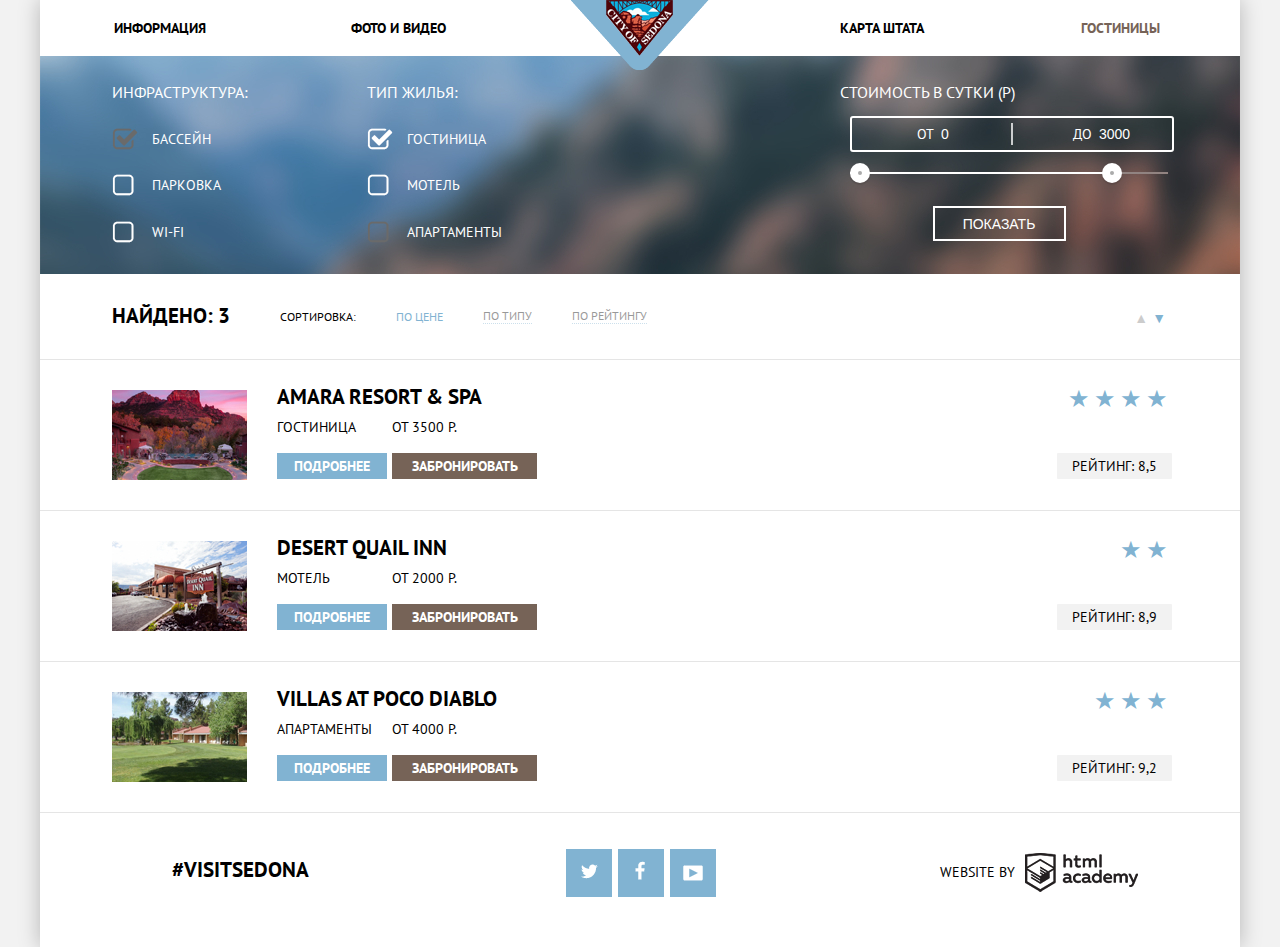
<file: sedona/hotels.html>
<!DOCTYPE html>
<html lang="ru">
  <head>
    <meta charset="utf-8">
    <title>HTML Academy: Седона</title>
    <link href="css/style.css" rel="stylesheet">
    <link rel="stylesheet" href="css/normalize.css">
    <link rel="stylesheet" href="css/min.css">
    <link href="https://fonts.googleapis.com/css?family=PT+Sans:400,700&amp;subset=cyrillic" rel="stylesheet">
  </head>
  <body>
    <div class="container">
      <header>
        <nav class="menu">
          <a class="menu__item" href="#">Информация</a>
          <a class="menu__item  menu__item--left" href="#">Фото и видео</a>
          <a class="menu__logo" href="index.html">
            <img class="menu__img" src="img/logo.png" alt="Седона" width="138" height="70">
          </a>
          <a class="menu__item  menu__item--right" href="#">Карта штата</a>
          <a class="menu__item  menu__item--active">Гостиницы</a>
        </nav>
      </header>

      <main>
        <div class="filter">
          <form class="filter__form">
           <div class="filter__wrapper">
             <div class="filter__column">
               <span class="filter__caption">Инфраструктура:</span>
               <input class="filter__checkbox" type="checkbox" name="pull" id="pull" checked disabled>
               <label class="filter__label" for="pull">Бассейн</label>
               <input class="filter__checkbox" type="checkbox" name="park" id="park">
               <label class="filter__label" for="park">Парковка</label>
               <input class="filter__checkbox" type="checkbox" name="wifi" id="wifi">
               <label class="filter__label" for="wifi">Wi-Fi</label>
             </div>
             <div class="filter__column">
               <span class="filter__caption">Тип жилья:</span>
               <input class="filter__checkbox" type="checkbox" name="hotel" id="hotel" checked>
               <label class="filter__label" for="hotel">Гостиница</label>
               <input class="filter__checkbox" type="checkbox" name="motel" id="motel">
               <label class="filter__label" for="motel">Мотель</label>
               <input class="filter__checkbox" type="checkbox" name="apartments" id="apartments" disabled>
               <label class="filter__label" for="apartments">Апартаменты</label>
             </div>
           </div>
           <div class="filter__column  filter__column--range">
             <span class="filter__caption  filter__caption--range">Стоимость в сутки (Р)</span>
             <div class="filter__range">
               <label for="min-price">От</label>
               <input class="filter__range-min" id="min-price" type="text" name="min-price" value="0">
               <label for="max-price">До</label>
               <input class="filter__range-max" id="max-price" type="text" name="max-price" value="3000">
             </div>
             <div class="filter__slider">
               <div class="filter__fullbar">
                  <div class="filter__bar"></div>
               </div>
               <div class="filter__point  filter__point--min"></div>
               <div class="filter__point  filter__point--max"></div>
             </div>
             <input class="filter__submit" type="submit" value="Показать">
           </div>
          </form>
        </div>

        <div class="sort">
          <div class="sort__items-block">
            <span class="sort__strong">Найдено: 3</span>
            <span class="sort__caption">Сортировка:</span>
            <span class="sort__item  sort__item--active">По цене</span>
            <span class="sort__item">По типу</span>
            <span class="sort__item">По рейтингу</span>
          </div>
          <div class="sort__arrow-block">
            <a class="sort__arrow" href="#">▲</a>
            <a class="sort__arrow sort__arrow--active">▼</a>
          </div>
        </div>

        <div class="hotels">
         
          <div class="hotels__item  hotel">
            <div class="hotel__item-wrapper">
              <div class="hotel__info-wrapper">
                <img src="img/hotel-1.jpg" alt="Amara Resort & Spa" width="135" height="90">
                <div class="hotel__info">
                  <span class="hotel__caption">Amara Resort &amp; Spa</span>
                  <div class="hotel__type">
                    <span>Гостиница</span>
                    <a class="hotel__btn  btn  btn--blue" href="#">ПОДРОБНЕЕ</a>
                  </div>
                  <div class="hotel__price">
                    <span>ОТ 3500 Р.</span>
                    <a class="hotel__btn  btn  btn--brown" href="#">ЗАБРОНИРОВАТЬ</a>
                  </div>
                </div>
              </div>
              <div class="hotel__rating">
                <div class="hotel__stars">★★★★</div>
                <div class="hotel__rate-value">Рейтинг: 8,5</div>
              </div>
            </div>
          </div>

          <div class="hotels__item  hotel">
            <div class="hotel__item-wrapper">
              <div class="hotel__info-wrapper">
                <img src="img/hotel-2.jpg" alt="Desert Quail Inn" width="135" height="90">
                <div class="hotel__info">
                  <span class="hotel__caption">Desert Quail Inn</span>
                  <div class="hotel__type">
                    <span>Мотель</span>
                    <a class="hotel__btn  btn  btn--blue" href="#">ПОДРОБНЕЕ</a>
                  </div>
                  <div class="hotel__price">
                    <span>ОТ 2000 Р.</span>
                    <a class="hotel__btn  btn  btn--brown" href="#">ЗАБРОНИРОВАТЬ</a>
                  </div>
                </div>
              </div>
              <div class="hotel__rating">
                <div class="hotel__stars">★★</div>
                <div class="hotel__rate-value">Рейтинг: 8,9</div>
              </div>
            </div>
          </div>

          <div class="hotels__item  hotel">
            <div class="hotel__item-wrapper">
              <div class="hotel__info-wrapper">
                <img src="img/hotel-3.jpg" alt="Villas at Poco Diablo" width="135" height="90">
                <div class="hotel__info">
                  <span class="hotel__caption">Villas at Poco Diablo</span>
                  <div class="hotel__type">
                    <span>Апартаменты</span>
                    <a class="hotel__btn  btn  btn--blue" href="#">ПОДРОБНЕЕ</a>
                  </div>
                  <div class="hotel__price">
                    <span>ОТ 4000 Р.</span>
                    <a class="hotel__btn  btn  btn--brown" href="#">ЗАБРОНИРОВАТЬ</a>
                  </div>
                </div>
              </div>
              <div class="hotel__rating">
                <div class="hotel__stars">★★★</div>
                <div class="hotel__rate-value">Рейтинг: 9,2</div>
              </div>
            </div>
          </div>
        </div>
      </main>

      <footer>
        <div class="footer">

          <div class="footer__tag">#VisitSedona</div>
          <div class="footer__social social">
            <a class="social__item social__item--twitter" href="#">Twitter</a>
            <a class="social__item social__item--facebook" href="#">Facebook</a>
            <a class="social__item social__item--youtube" href="#">Youtube</a>
          </div>

          <div class="footer__copyright">
            <span>Website by</span>
            <a class="footer__academy" href="https://htmlacademy.ru/">HTML Academy</a>
          </div>

        </div>
      </footer>
    </div>
  </body>
</html>
</file>
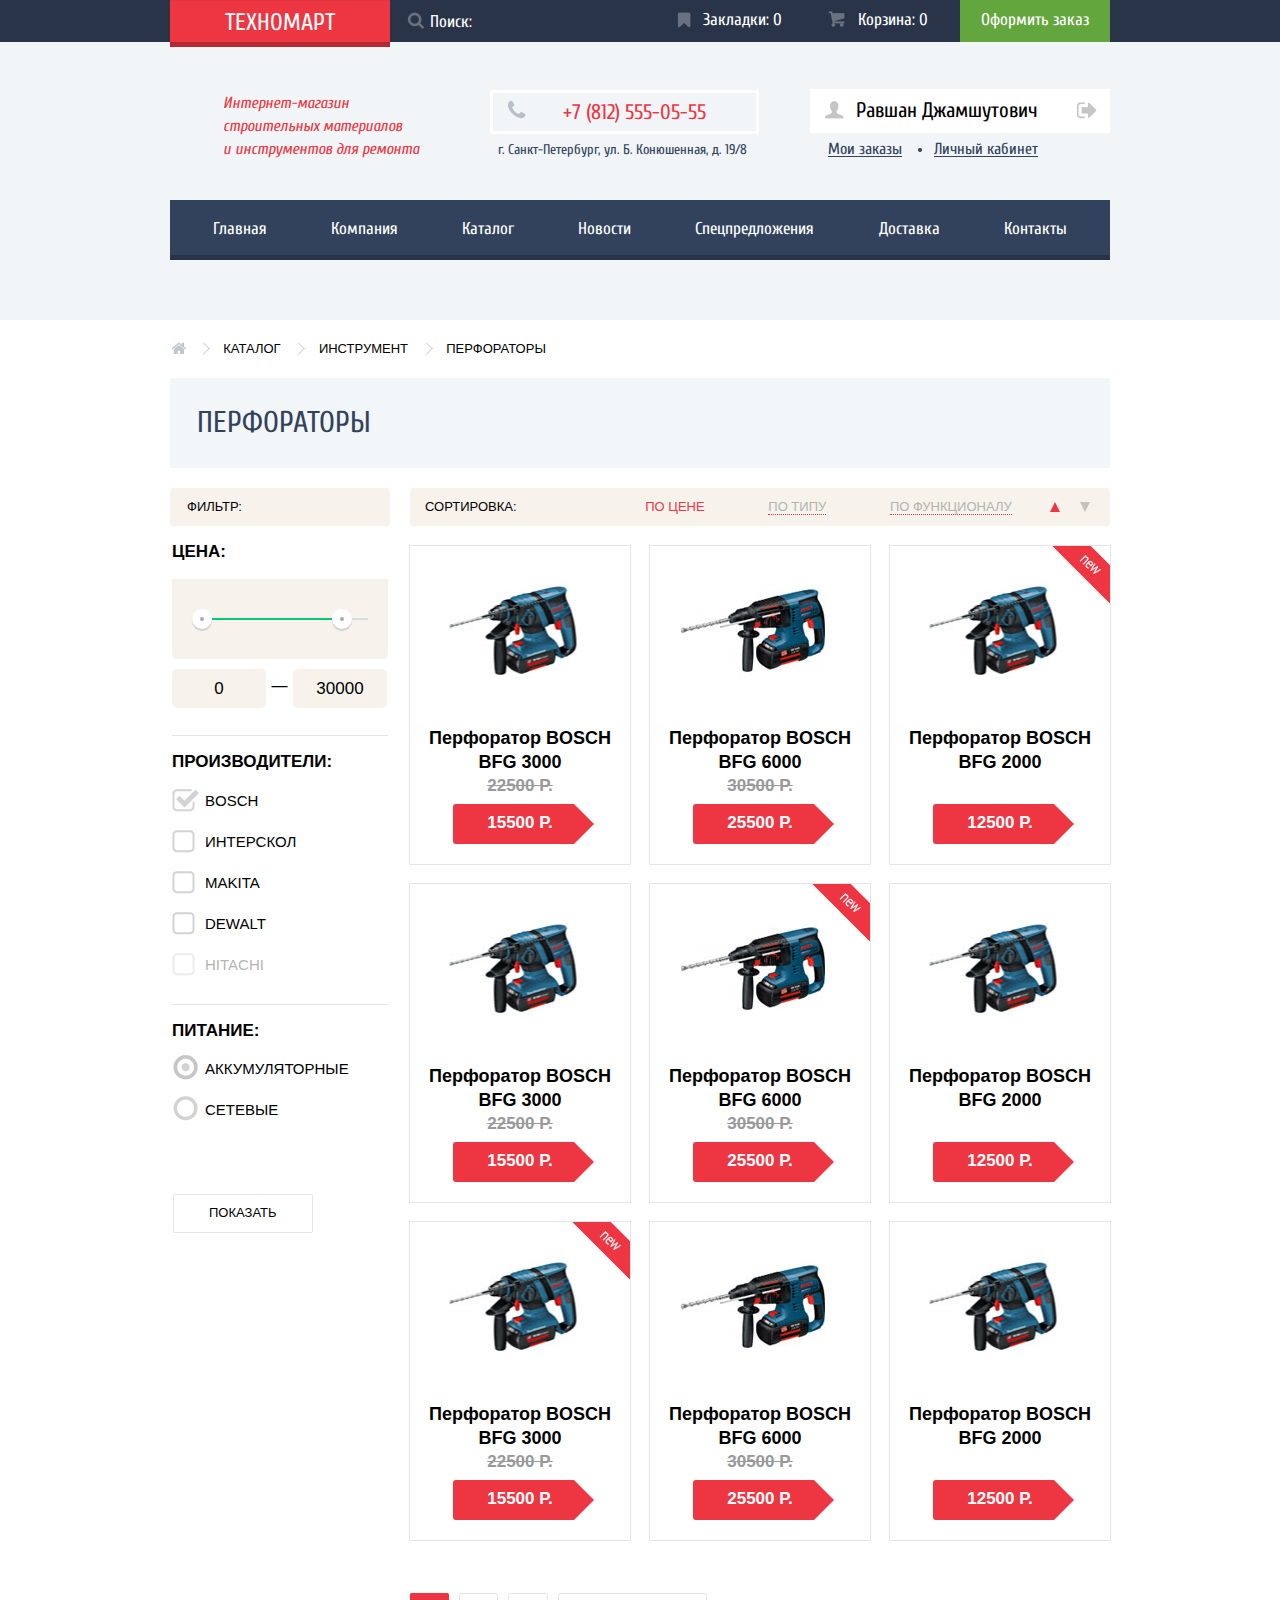
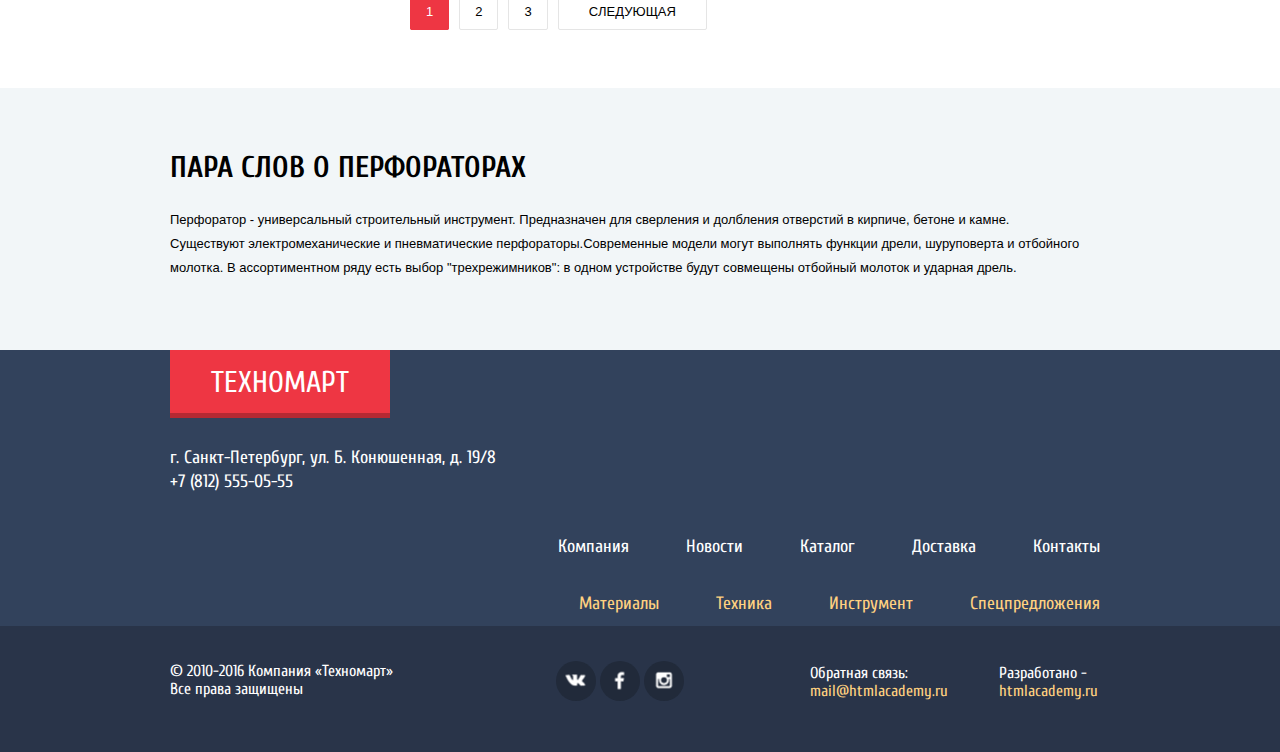
<file: technomart/catalog.html>
<!DOCTYPE html>
<html lang="ru">
  <head>
    <meta charset="utf-8">
    <title>Техномарт</title>
    <link href="css/normalize.css" rel="stylesheet">
    <link href="css/min.css" rel="stylesheet">
    <link href="https://fonts.googleapis.com/css?family=Cuprum:400,400i,700⏐PT+Sans:400,700&amp;subset=cyrillic" rel="stylesheet">
  </head>
  <body>
      
    <header>     
      <div class="head-top">
        <div class="container clearfix">
          <a class="logo" href="index.html">Техномарт</a>
          <div class="search">
            <form action="#" method="get">
              <label for="search-id">Поиск:</label>
              <input class="search" name="search" type="text" id="search-id" placeholder="Поиск:">
            </form>
          </div>
          <div class="checkout">
            <a href="#">Оформить заказ</a>
          </div>
          <div class="basket">
            <a href="#">Корзина: 0</a>
          </div>
          <div class="bookmarks">
            <a href="#">Закладки: 0</a>
          </div>
        </div>
      </div>
        
      <div class="head-main">
        <div class="container clearfix">
          <div class="head-info">
            <p>Интернет-магазин<br>
              строительных материалов<br>
              и инструментов для ремонта</p>
          </div>
          <div class="head-contacts">
            <a href="tel:+78125550505">+7 (812) 555-05-55</a>
            <address>г. Санкт-Петербург, ул. Б. Конюшенная, д. 19/8</address>
          </div> 
          <div class="user">
            <!--
            <div class="user-buttons">
              <a class="user-login" href="#">Войти</a>
              <a class="user-registration" href="#">Регистрация</a>              
            </div>
            -->
            <div class="user-block">
              <div class="profile-block">
                <a class="user-profile" href="#">Профиль</a>
                <span class="user-name">Равшан Джамшутович</span>
                <a class="user-exit" href="#">Выход</a>
              </div>
              <div class="user-menu">
                <a class="orders" href="#">Мои заказы</a>
                <a class="account" href="#">Личный кабинет</a>
              </div>
            </div>
          </div>
        
          <nav class="head-menu">
            <ul>
              <li>
                <a class="first" href="index.html">Главная</a>
              </li>
              <li>
                <a href="#">Компания</a>
              </li>
              <li>
                <a href="catalog.html">Каталог</a>
              </li>
              <li>
                <a href="#">Новости</a>
              </li>
              <li>
                <a href="#">Спецпредложения</a>
              </li>
              <li>
                <a href="#">Доставка</a>
              </li>
              <li>
                <a class="last" href="#">Контакты</a>
              </li>
            </ul>
          </nav>
        </div>
      </div>
    </header>
      
    <main>
      <div class="breadcrumbs">
        <div class="container clearfix">
          <ul>
            <li class="home">
              <a href="index.html">Главная</a>
              <span class="arrow-right"></span>
            </li>
            <li>
              <a href="#">Каталог</a>
              <span class="arrow-right"></span>
            </li>
            <li>
              <a href="#">Инструмент</a>
              <span class="arrow-right"></span>
            </li>
            <li class="active">Перфораторы</li>
          </ul>
        </div>
      </div>
      
      <div class="page-title">
        <div class="container clearfix">
          <h1>Перфораторы</h1>
        </div>
      </div>
      
      <div class="center-block">
        <div class="container">
          <aside class="filter">
            <span class="filter-head">Фильтр:</span>
            <form action="form" method="get">
              <fieldset>
              <legend>Цена:</legend>
                <div class="range-controls">
                  <div class="scale">
                    <div class="bar" style="margin-left: 0%; width: 90%">
                    </div>
                  </div>
                  <div class="toggle toggle-min"></div>
                  <div class="toggle toggle-max"></div>
                </div>
                <div class="price-controls clearfix">
                  <input name="min-price" type="text" value="0">
                  <span>&mdash;</span>
                  <input name="max-price" type="text" value="30000">
                </div>
              </fieldset>
              <fieldset>
                <legend>Производители:</legend>
                <input name="bosch" id="bosch-id" type="checkbox" value="bosch" checked>
                <label class="square" for="bosch-id">Bosch</label>
                <input name="interskol" id="interskol-id" type="checkbox" value="interskol">
                <label class="square" for="interskol-id">Интерскол</label>
                <input name="makita" id="makita-id" type="checkbox" value="makita">
                <label class="square" for="makita-id">Makita</label>
                <input name="dewalt" id="dewalt-id" type="checkbox" value="dewalt">
                <label class="square" for="dewalt-id">DeWalt</label>
                <input name="hitachi" id="hitachi-id" type="checkbox" value="hitachi" disabled>
                <label class="square" for="hitachi-id">Hitachi</label>
              </fieldset>
              <fieldset class="last-field">
                <legend>Питание:</legend>
                <input name="charge" id="accum-id" type="radio" value="accum" checked>
                <label class="circle" for="accum-id">Аккумуляторные</label>
                <input name="charge" id="grid-id" type="radio" value="grid">
                <label class="circle" for="grid-id">Сетевые</label>
              </fieldset>
                <input type="submit" name="filter" value="Показать">
            </form>
          </aside>
        </div>
    
        <div class="container clearfix">
          <div class="sort">     
            <span>Сортировка:</span>
            <ul>
              <li>
                <a class="active" href="#">По цене</a>
              </li>
              <li>
                <a href="#">По типу</a>
              </li>
              <li>
                <a href="#">По функционалу</a>
              </li>
            </ul>
            <div class="sort-arrows">
              <a class="up up-active" href="#">Стрелка</a>
              <a class="down" href="#">Стрелка</a>          
            </div>
          </div>

          <div class="catalog">
            <div class="item">
              <figure>
                <div class="image">
                  <img width="127" height="112" src="img/3000.jpg">
                </div>
                <figcaption>Перфоратор BOSCH BFG 3000
                  <span class="old-price">22500 Р.</span>
                  <span class="new-price">15500 Р.</span>
                </figcaption>
              </figure>
              <div class="item-actions">
                <div class="buy">
                  <a href="#">Купить</a>
                </div>
                <div class="bookmark">
                  <a href="#">В закладки</a>
                </div>
              </div>
            </div>
            <div class="item">
              <figure>
                <div class="image">
                  <img width="144" height="128" src="img/6000.jpg">
                </div>
                <figcaption>Перфоратор BOSCH BFG 6000
                  <span class="old-price">30500 Р.  </span>
                  <span class="new-price">25500 Р.</span>
                </figcaption>
              </figure>
              <div class="item-actions">
                <div class="buy">
                  <a href="#">Купить</a>
                </div>
                <div class="bookmark">
                  <a href="#">В закладки</a>
                </div>
              </div>
            </div>
            <div class="item last-item">
              <div class="flag flag-new">Новинка</div>
              <figure>
                <div class="image">
                  <img width="127" height="112" src="img/2000.jpg">
                </div>
                <figcaption>Перфоратор BOSCH BFG 2000
                  <span class="no-price">00000</span>
                  <span class="new-price">12500 Р.</span>
                </figcaption>
              </figure>
              <div class="item-actions">
                <div class="buy">
                  <a href="#">Купить</a>
                </div>
                <div class="bookmark">
                  <a href="#">В закладки</a>
                </div>
              </div>
            </div>
            <div class="item">
              <figure>
                <div class="image">
                  <img width="127" height="112" src="img/3000.jpg">
                </div>
                <figcaption>Перфоратор BOSCH BFG 3000
                  <span class="old-price">22500 Р.</span>
                  <span class="new-price">15500 Р.</span>
                </figcaption>
              </figure>
              <div class="item-actions">
                <div class="buy">
                  <a href="#">Купить</a>
                </div>
                <div class="bookmark">
                  <a href="#">В закладки</a>
                </div>
              </div>
            </div>
            <div class="item">
              <div class="flag flag-new">Новинка</div>
              <figure>
                <div class="image">
                  <img width="144" height="128" src="img/6000.jpg">
                </div>
                <figcaption>Перфоратор BOSCH BFG 6000
                  <span class="old-price">30500 Р.</span>
                  <span class="new-price">25500 Р.</span>
                </figcaption>
              </figure>
              <div class="item-actions">
                <div class="buy">
                  <a href="#">Купить</a>
                </div>
                <div class="bookmark">
                  <a href="#">В закладки</a>
                </div>
              </div>
            </div>
            <div class="item last-item">
              <figure>
                <div class="image">
                  <img width="127" height="112" src="img/2000.jpg">
                </div>
                <figcaption>Перфоратор BOSCH BFG 2000
                  <span class="no-price">00000</span>
                  <span class="new-price">12500 Р.</span>
                </figcaption>
              </figure>
              <div class="item-actions">
                <div class="buy">
                  <a href="#">Купить</a>
                </div>
                <div class="bookmark">
                  <a href="#">В закладки</a>
                </div>
              </div>
            </div>
            <div class="item">
              <div class="flag flag-new">Новинка</div>
              <figure>
                <div class="image">
                  <img width="127" height="112" src="img/3000.jpg">
                </div>
                <figcaption>Перфоратор BOSCH BFG 3000
                  <span class="old-price">22500 Р.</span>
                  <span class="new-price">15500 Р.</span>
                </figcaption>
              </figure>
              <div class="item-actions">
                <div class="buy">
                  <a href="#">Купить</a>
                </div>
                <div class="bookmark">
                  <a href="#">В закладки</a>
                </div>
              </div>
            </div>
            <div class="item">
              <figure>
                <div class="image">
                  <img width="144" height="128" src="img/6000.jpg">
                </div>
                <figcaption>Перфоратор BOSCH BFG 6000
                  <span class="old-price">30500 Р.  </span>
                  <span class="new-price">25500 Р.</span>
                </figcaption>
              </figure>
              <div class="item-actions">
                <div class="buy">
                  <a href="#">Купить</a>
                </div>
                <div class="bookmark">
                  <a href="#">В закладки</a>
                </div>
              </div>
            </div>
            <div class="item last-item">
              <figure>
                <div class="image">
                  <img width="127" height="112" src="img/2000.jpg">
                </div>
                <figcaption>Перфоратор BOSCH BFG 2000
                  <span class="no-price">00000</span>
                  <span class="new-price">12500 Р.</span>
                </figcaption>
              </figure>
              <div class="item-actions">
                <div class="buy">
                  <a href="#">Купить</a>
                </div>
                <div class="bookmark">
                  <a href="#">В закладки</a>
                </div>
              </div>
            </div>
            <ul class="pagination">
              <li>
                <span class="current-page">1</span>
              </li>
              <li>
                <a href="#">2</a>
              </li>
              <li>
                <a href="#">3</a>
              </li>
              <li>
                <a class="next-page" href="#">Cледующая</a>
              </li>
            </ul>             
          </div>  
        </div>
      </div>
        
      <div class="info-perf">
        <div class="container">
          <h2>Пара слов о перфораторах</h2>
          <dl>
            <dt>Перфоратор</dt>
            <dd>- универсальный строительный инструмент. Предназначен для сверления и долбления отверстий в кирпиче, бетоне и камне. 
            <br>Существуют электромеханические и пневматические перфораторы.Современные модели могут выполнять функции дрели, шуруповерта и отбойного молотка. В ассортиментном ряду есть выбор "трехрежимников": в одном устройстве будут совмещены отбойный молоток и ударная дрель.</dd>
          </dl>
        </div>
      </div>
    </main>
      
    <footer>
      <div class="footer-top">
        <div class="container clearfix">
          <div class="footer-company">
            <a class="logo footer-logo" href="index.html">Техномарт</a>
            <div class="footer-contacts">
              <address>г. Санкт-Петербург, ул. Б. Конюшенная, д. 19/8</address>
              <a href="tel:+78125550505"> +7 (812) 555-05-55</a>
            </div>
          </div>
          <div class="footer-menu">
            <ul class="footer-menu-first">
              <li>
                <a href="#">Компания</a>
              </li>
              <li>
                <a href="#">Новости</a>
              </li>
              <li>
                <a href="catalog.html">Каталог</a>
              </li>
              <li>
                <a href="#">Доставка</a>
              </li>
              <li>
                <a href="#">Контакты</a>
              </li>
            </ul>
            <ul class="footer-menu-second">
              <li>
                <a href="#">Материалы</a>
              </li>
              <li>
                <a href="#">Техника</a>
              </li>
              <li>
                <a href="#">Инструмент</a>
              </li>
              <li>
                <a href="#">Спецпредложения</a>
              </li>
            </ul>
          </div>
        </div>
      </div>
      <div class="footer-bottom">
        <div class="container clearfix">
          <p class="copyright">&copy; 2010-2016 Компания &laquo;Техномарт&raquo;<br>
          Все права защищены</p>
          <div class="social">
            <a class="social-btn vk" href="#" title="Вконтакте">Вконтакте</a>
            <a class="social-btn fb" href="#" title="Фейсбук">Фейсбук</a>
            <a class="social-btn inst" href="#" title="Инстаграм">Инстаграм</a>
          </div>
          <div class="feedback">Обратная связь: 
            <a href="mailto:mail@htmlacademy.ru">mail@htmlacademy.ru</a>
          </div>
          <div class="developer">Разработано - 
            <a href="https://htmlacademy.ru/">htmlacademy.ru</a>
          </div>
        </div>
      </div>
    </footer>
    <div class="basket-message">
      <a class="exit-cross" href="#">Выход</a>
      <div class="tick-circle"></div>
      <p>Товар добавлен в корзину!</p>
      <a class="btn" href="#">Оформить заказ</a>
      <a class="exit-btn" href="#">Продолжить покупки</a>
    </div>
  </body>
</html>
</file>
<file: sedona/css/style.css>
body {
  background-color: #f2f2f2;
  margin: 0;
}

.container {
  width: 1200px;
  margin: 0 auto;
  font-family: "PT Sans", "Arial", sans-serif;
  font-size: 14px;
  font-weight: normal;
  text-transform: uppercase;
  background-color: #fff;
  box-shadow: 0 0 20px rgba(0, 0, 0, 0.25);
}

.visually-hidden {
  display: none;
}

.btn {
  color: #fff;
  text-decoration: none;
}

.btn--brown {
  background-color: #766357;
}

.btn--blue {
  background-color: #81b3d2;
}

.btn--blue:hover {
  background-color: #669ec0;
}

.btn--blue:active {
  background-color: #5496bd;
  color: #87b5d1;
}

.btn--brown:hover {
  background-color: #604e43
}

.btn--brown:active {
  background-color: #503e33;
  color: #847870;
}

.menu {
  min-height: 56px;
  position: relative;
  display: flex;
}

.menu__item {
  color: #000000;
  font-size: 14px;
  font-weight: bold;
  text-decoration: none;
  box-sizing: border-box;
  width: 239px;
  text-align: center;
  padding-top: 20px;
}

.menu__logo {
  width: 244px;
  text-align: center;
  position: relative;
}

.menu__img {
  position: absolute;
  top: 0;
  left: 53px;
  z-index: 1;
}

.menu__item:hover {
  color: #81b3d2;
}

.menu__item:active {
  color: #b2b2b2;
}

.menu__item--active {
  color: #766357;
}

.menu__item--active:hover {
  color: #604e43;
}

.menu__item--active:active {
  color: #dbd8d5;
}

.head-block__images {
  padding-top: 77px;
  background: url("../img/header.jpg");
  background-repeat: no-repeat;
  background-color: #81b3d2;
  height: 510px;
  background-size: cover;
  background-position: 0 -55px;
  box-sizing: border-box;
}

.head-block__text {
  background-image: url(../img/header-text.png);
  background-position: center;
  background-repeat: no-repeat;
  height: 352px;
}

.head-block__mask {
  background: url("../img/mask.png") bottom center no-repeat;
  background-size: cover;
  height: 57px;
  margin-top: -57px;
}

.head-block__caption {
  width: 100%;
  display: flex;
  flex-direction: column;
  align-items: center;
  padding-top: 5px;
}

.head-block__h2 {
  font-size: 21px;
  font-weight: bold;
  width: 500px;
  text-align: center;
  margin-top: 55px;
  line-height: 26px;
}

.head-block__reasons {
  width: 500px;
  text-align: center;
  font-size: 14px;
  margin-top: 15px;
  margin-bottom: 50px;
}

.infoblock {
  display: flex;
  min-height: 256px;
  background-color: #81b3d2;
}

.infoblock__text {
  color: #fff;
  background-color: #81b3d2;
  min-width: 256px;
  max-width: 400px;
}

.feature {
  display: flex;
  flex-direction: column;
  justify-content: center;
  align-items: center;
  text-align: center;
  flex-grow: 2;
}

.feature__number {
  margin-top: 25px;
  margin-bottom: 27px;
}

.feature__h2 {
  width: 154px;
  line-height: 21px;
  padding-top: 5px;
}

.feature__h2,
.feature__description {
  max-width: 280px;
  margin: 0;
}

.infoblock .feature__description {
  max-width: 302px;
  line-height: 23px;
}

.feature__number,
.feature__description {
  font-size: 14px;
  font-weight: normal;
  display: block;
}

.h2 {
  font-size: 21px;
  font-weight: bold;
}

.infoblock__image {
  min-width: 512px;
  max-width: 800px;
  height: 256px;
  flex-grow: 1;
}

.infoblock__image--town {
  background: url("../img/gallery-1.jpg");
  background-repeat: no-repeat;
  background-size: cover;
  background-position: 0px -78px;
}

.infoblock__image--bridge {
  background: url("../img/gallery-2.jpg");
  background-size: cover;
  background-repeat: no-repeat;
  background-position: center;
}

.comfort {
  display: flex;
  justify-content: space-around;
}

.comfort__item {
  min-width: 163px;
  max-width: 285px;
  text-align: center;
  margin-top: 157px;
  margin-bottom: 72px;
}

.comfort__house,
.comfort__food,
.comfort__gift {
  position: relative;
}

.comfort__house::before {
  content: "";
  position: absolute;
  top: -100px;
  left: -5px;
  background-image: url("../img/icon-house.png");
  background-repeat: no-repeat;
  width: 75px;
  height: 72px;
}

.comfort__food::before {
  content: "";
  position: absolute;
  top: -100px;
  left: -17px;
  background-image: url("../img/icon-food.png");
  background-repeat: no-repeat;
  width: 74px;
  height: 70px;
}

.comfort__gift::before {
  content: "";
  position: absolute;
  top: -105px;
  left: 20px;
  background-image: url("../img/icon-gift.png");
  background-repeat: no-repeat;
  width: 64px;
  height: 76px;
}

.comfort__description {
  color: #333333;
  margin-top: 25px;
  line-height: 20px;
}

.feature-block {
  display: flex;
  justify-content: space-between;
  background-color: #eeeeee;
  height: 256px;
}

.feature-block__item {
  text-align: center;
  align-self: center;
  padding: 50px;
  padding-top: 25px;
}

.feature__number--brown {
  color: #333333;
}

.searchblock {
  display: flex;
  flex-direction: column;
  text-align: center;
  margin: auto;
  position: relative;
}

.searchblock__h1 {
  font-size: 30px;
  font-weight: bold;
  padding-top: 50px;
  padding-bottom: 10px;
}

.searchblock p {
  width: 435px;
  align-self: center;
  color: #333333;
  line-height: 25px;
  margin-bottom: 45px;
}

.searchblock__btn {
  font-size: 21px;
  font-weight: bold;
  width: 568px;
  height: 86px;
  align-self: center;
  box-sizing: border-box;
  padding-top: 30px;
  z-index: 11;
}

.map {
  background: url("../img/map.jpg") top center no-repeat;
  background-size: cover;
  min-height: 475px;
  position: relative;
  overflow: hidden;
}

.footer {
  display: flex;
  justify-content: space-between;
  padding-top: 35px;
  padding-bottom: 50px;
  min-height: 120px;
  box-sizing: border-box;
}

.footer__tag {
  font-size: 21px;
  font-weight: bold;
  margin-left: 132px;
  padding-top: 10px;
}

.footer__social {
  margin-top: -16px;
  margin-left: 30px;
}

.social__item {
  display: inline-block;
  font-size: 0;
  position: relative;
  width: 46px;
  height: 48px;
  background-color: #81b3d2;
  margin-left: 2px;
  vertical-align: sub;
}

.social__item::before {
  content: "";
  position: absolute;
  background-image: url(../img/sprite.png);
  background-repeat: no-repeat;
}

.social__item:hover {
  background-color: #669ec0;
}

.social__item:active {
  background-color: #5496bd;
}

.social__item--twitter::before {
  top: 15px;
  left: 15px;
  width: 17px;
  height: 15px;
  background-position: -5px -360px;
}

.social__item--facebook::before {
  top: 12px;
  left: 17px;
  width: 10px;
  height: 19px;
  background-position: -5px -229px;
}

.social__item--youtube::before {
  top: 16px;
  left: 13px;
  width: 20px;
  height: 16px;
  background-position: -5px -385px;
}

.social__item--twitter:active::before,
.social__item--facebook:active::before,
.social__item--youtube:active::before {
  opacity: 0.4;
}


.footer__copyright {
  display: flex;
  align-items: center;
  text-transform: uppercase;
  margin-right: 102px;
}

.footer__academy {
  margin-left: 10px;
  font-size: 0;
  background-image: url(../img/icon-academy.png);
  width: 113px;
  height: 39px;
}

.footer__academy:hover {
  background-image: url(../img/icon-academy-blue.png);
}

.footer__academy:active {
  background-image: url(../img/icon-academy-grey.png);
}

.modal {
  position: absolute;
  z-index: 10;
  left: 316px;
  top: 288px;
  display: block;
  visibility: visible;
  box-sizing: border-box;
  width: 568px;
  min-height: 395px;
  padding: 55px;
  -webkit-transition: all 0.4s ease;
  transition: all 0.4s ease;
  -webkit-transform: translateY(0);
  transform: translateY(0);
  opacity: 1;
  background-color: #ffffff;
  box-shadow: 0 0 20px rgba(0, 0, 0, 0.25);
  font-size: 0;
}

.modal__hide {
  visibility: hidden;
  -webkit-transform: translateY(-100%);
  transform: translateY(-100%);
  opacity: 0;
}

.modal label {
  display: inline-block;
  box-sizing: border-box;
  width: 25%;
  margin-bottom: 37px;
  text-align: left;
  vertical-align: sub;
  font-weight: bold;
  font-size: 14px;
}

.modal label:last-of-type {
  padding-right: 25px;
  text-align: right;
}

.modal input {
  display: inline-block;
  box-sizing: border-box;
  width: 100%;
  min-height: 38px;
  padding: 0 12px;
  text-align: left;
  vertical-align: sub;
  text-transform: uppercase;
  border: none;
  outline: none;
  background-color: #f2f2f2;
  font-weight: bold;
  font-size: 14px;
}

.modal input:hover {
  background-color: #ebebeb;
}

.modal input:focus {
  outline: 2px solid #e5e5e5;
  background-color: #ffffff;
}

.modal__date-wrapper {
  position: relative;
  display: inline-block;
  width: 75%;
  vertical-align: bottom;
}

.modal__date-select {
  position: absolute;
  top: 50%;
  right: 10px;
  display: block;
  cursor: pointer;
  -webkit-transform: translateY(-50%);
  transform: translateY(-50%);
  background-image: url(../img/sprite.png);
  background-repeat: no-repeat;
  background-position: -5px -69px;
  font-size: 0;
  width: 21px;
  height: 22px;
}

.modal__date-select:hover {
  background-position: -5px -5px;
}

.modal__date-select:active {
  background-position: -5px -37px;
}

.modal__counter-wrapper {
  display: inline-block;
  vertical-align: middle;
  width: 25%;
  height: 38px;
}

.modal__counter-wrapper input {
  width: 33.3%;
  text-align: center;
}

.modal__counter-wrapper > a {
  position: relative;
  display: inline-block;
  box-sizing: border-box;
  width: 33.3%;
  min-height: 38px;
  vertical-align: top;
  text-decoration: none;
  color: #a9a9a9;
  background-color: #f2f2f2;
  font-size: 0;
}

.modal__counter-wrapper:hover > a,
.modal__counter-wrapper:hover > input {
  background-color: #ebebeb;
}

.modal__counter-wrapper > input:focus {
  outline: none;
  background-color: #f2f2f2;
}

.modal__counter-less::before {
  content: "";
  position: absolute;
  top: 18px;
  left: 14px;
  background-image: url(../img/sprite.png);
  background-repeat: no-repeat;
  width: 12px;
  height: 3px;
  background-position: -5px -284px;
}

.modal__counter-more::after {
  content: "";
  position: absolute;
  background-image: url(../img/sprite.png);
  background-repeat: no-repeat;
  width: 11px;
  height: 11px;
  background-position: -5px -339px;
  top: 13px;
  left: 13px;
}

.modal__counter-less:hover::before {
  background-position: -5px -258px;
}

.modal__counter-more:hover::after {
  background-position: -5px -297px;
}

.modal__counter-less:active::before {
  background-position: -5px -271px;
}

.modal__counter-more:active::after {
  background-position: -5px -318px;
}

.modal__btn {
  width: 458px;
  height: 58px;
  box-sizing: border-box;
  font-size: 21px;
  font-weight: bold;
  text-transform: uppercase;
  border: none;
  margin-top: 30px;
  outline: none;
}

.modal__error {
  animation-name: shake;
  animation-duration: 0.3s;
}

@keyframes shake {
  0%, 100% {
    transform: translateY(0);
  }
  15%, 65% {
    transform: translateY(-7px);
  }
  30%, 90% {
    transform: translateY(7px);
  }
}


/* ====== Отели ======= */


.filter {
  background: url("../img/background.jpg");
  background-color: #5496bd;
  height: 218px;
  background-size: cover;
  background-repeat: no-repeat;
  background-position: 0 -60px;
  position: relative;
  width: 100%;
}

.filter__form {
  display: flex;
  color: #fff;
  margin: auto;
  justify-content: space-between;
}

.filter__wrapper {
  display: flex;
  justify-content: space-between;
  width: 405px;
  padding-left: 72px;
}

.filter__column {
  display: flex;
  flex-direction: column;
  width: 150px;
}

.filter__label {
  margin-bottom: 30px;
  padding-left: 40px;
  position: relative;
}

.filter__label::before {
  content: "";
  position: absolute;
  background-image: url("../img/sprite.png");
  width: 22px;
  height: 22px;
  background-position: -5px -101px;
  background-repeat: no-repeat;
  top: -3px;
  left: 0;
}

.filter__checkbox:checked + .filter__label::before {
  width: 26px;
  background-position: -5px -133px;
}

.filter__checkbox:disabled + .filter__label::before {
  background-position: -5px -197px;
}

.filter__checkbox:checked:disabled + .filter__label::before {
  width: 26px;
  background-position: -5px -165px;
}

.filter__checkbox {
  display: none;
}

.filter__caption {
  font-size: 16px;
  margin-bottom: 30px;
  margin-top: 27px;
}

.filter__column--range {
  width: 328px;
  display: flex;
  flex-direction: column;
  margin-right: 72px;
}

.filter__caption--range {
  margin-bottom: 15px;
}

.filter__range {
  display: flex;
  width: 320px;
  padding: 7px 0;
  color: #fff;
  border: 2px solid #fff;
  border-radius: 3px;
  background-color: transparent;
  font-size: 14px;
  position: relative;
  align-items: center;
  margin-left: 10px;
}

.filter__range label {
}

.filter__range label[for="min-price"] {
  margin-left: 65px;
}

.filter__range label[for="max-price"] {
  margin-left: 65px;
}

.filter__range::after {
  content: "";
  position: absolute;
  top: 50%;
  left: 50%;
  display: block;
  height: 22px;
  -webkit-transform: translate(-50%,-50%);
  transform: translate(-50%,-50%);
  border-right: 1px solid #fff;
  background-color: #fff;
}

.filter__range-min,
.filter__range-max {
  width: 65px;
  color: #ffffff;
  border: none;
  background-color: transparent;
  margin-left: 5px;
}

.filter__range-min {
}

.filter__range-min:focus,
.filter__range-max:focus {
  outline: none;
}

.filter__slider {
  position: relative;
  min-height: 22px;
  margin-bottom: 32px;
  margin-left: 10px;
}

.filter__fullbar {
  position: absolute;
  bottom: 0;
  width: 100%;
  height: 2px;
  border-bottom: 2px solid #918381;
}

.filter__bar {
  width: 80%;
  height: 2px;
  border-bottom: 2px solid #ffffff;
}

.filter__point {
  content: "";
  position: absolute;
  top: 11px;
  width: 20px;
  height: 20px;
  cursor: pointer;
  border-radius: 50%;
  background-color: #ffffff;
  box-shadow: 0 2px 1px 0 rgba(0, 0, 0, 0.1);
}

.filter__point::before {
  content: "";
  position: absolute;
  top: 50%;
  left: 50%;
  width: 4px;
  height: 4px;
  -webkit-transform: translate(-50%,-50%);
  transform: translate(-50%,-50%);
  border-radius: 50%;
  background-color: #ababab;
}

.filter__point:hover::before {
  background-color: #1c4f80;
}

.filter__point--min {
  left: 0;
}

.filter__point--max {
  right: 46px;
}

.filter__submit {
  width: 133px;
  height: 35px;
  border: 2px solid #fff;
  background-color: transparent;
  color: #fff;
  text-transform: uppercase;
  align-self: center;
  margin-left: -10px;
}

.filter__submit:hover {
  color: #000000;
  background-color: #ffffff;
}

.sort {
  display: flex;
  justify-content: space-between;
  margin-left: 72px;
  height: 85px;
  position: relative;
}

.sort__items-block {
  display: flex;
  align-items: center;
}

.sort__strong {
  font-size: 21px;
  font-weight: bold;
}

.sort__caption {
  font-size: 12px;
  margin-left: 50px;
}

.sort__item {
  opacity: 0.4;
  color: #000000;
  font-size: 12px;
  border-bottom: 1px dotted #81b3d2;
  height: 14px;
  margin-left: 40px;
}

.sort__item:hover {
  color: #81b3d2;
  opacity: 1;
}

.sort__item:active {
  color: #000;
  opacity: 1;
  border: none;
}

.sort__item--active,
.sort__item--active:hover,
.sort__item--active:active {
  color: #81b3d2;
  opacity: 1;
  border: none;
}

.sort__arrow-block {
  position: absolute;
  top: calc(50% + 1px);
  right: 1px;
  margin-right: 73px;
  -webkit-transform: translateY(-50%);
  transform: translateY(-50%);
}

.sort__arrow {
  -webkit-user-select: none;
  -moz-user-select: none;
  -ms-user-select: none;
  user-select: none;
  text-decoration: none;
  color: #cccccc;
  font-size: 14px;
}

.sort__arrow:hover {
  color: #000000;
}

.sort__arrow:active {
  color: #81b3d2;
}

.sort__arrow--active {
  color: #81b3d2;
}

.sort__arrow--active:hover {
  color: #81b3d2;
}

.sort__arrow--active:active {
  color: #81b3d2;
}

.hotels {
  border-top: 1px solid #e5e5e5;
}

.hotel {
  border-bottom: 1px solid #e5e5e5;
}

.hotel__item-wrapper {
  width: 1060px;
  height: 150px;
  display: flex;
  justify-content: space-between;
  box-sizing: border-box;
  padding-top: 25px;
  margin-left: 72px;
}

.hotel__info-wrapper {
  height: 90px;
  display: flex;
  width: 440px;
}

.hotel img {
  margin-top: 5px;
}

.hotel__info {
  display: flex;
  flex-wrap: wrap;
  margin-left: 30px;
}

.hotel__caption {
  width: 100%;
  font-size: 21px;
  font-weight: bold;
  margin-bottom: 10px;
}

.hotel__btn {
  font-weight: bold;
  padding: 5px 15px;
  margin-top: 18px;
  text-align: center;
}

.hotel__type,
.hotel__price {
  display: flex;
  flex-direction: column;
  justify-content: flex-end;
}

.hotel__type {
  width: 110px;
}

.hotel__price {
  width: 145px;
  margin-left: 5px;
}

.hotel__rating {
  display: flex;
  flex-direction: column;
  align-items: flex-end;
}

.hotel__stars {
  font-size: 24px;
  letter-spacing: 4px;
  top: 28px;
  right: 67px;
  color: #81b3d2;
}

.hotel__rate-value {
  background-color: #f2f2f2;
  margin-top: 40px;
  padding: 5px 15px;
  border-radius: 1px;
}
</file>
<file: sedona/css/min.css>
body{background-color:#f2f2f2;margin:0}.container{width:1200px;margin:0 auto;font-family:"PT Sans", "Arial", sans-serif;font-size:14px;font-weight:normal;text-transform:uppercase;background-color:#fff;box-shadow:0 0 20px rgba(0, 0, 0, 0.25)}.visually-hidden{display:none}.btn{color:#fff;text-decoration:none}.btn--brown{background-color:#766357}.btn--blue{background-color:#81b3d2}.btn--blue:hover{background-color:#669ec0}.btn--blue:active{background-color:#5496bd;color:#87b5d1}.btn--brown:hover{background-color:#604e43}.btn--brown:active{background-color:#503e33;color:#847870}.menu{min-height:56px;position:relative;display:flex}.menu__item{color:#000000;font-size:14px;font-weight:bold;text-decoration:none;box-sizing:border-box;width:239px;text-align:center;padding-top:20px}.menu__logo{width:244px;text-align:center;position:relative}.menu__img{position:absolute;top:0;left:53px;z-index:1}.menu__item:hover{color:#81b3d2}.menu__item:active{color:#b2b2b2}.menu__item--active{color:#766357}.menu__item--active:hover{color:#604e43}.menu__item--active:active{color:#dbd8d5}.head-block__images{padding-top:77px;background:url("../img/header.jpg");background-repeat:no-repeat;background-color:#81b3d2;height:510px;background-size:cover;background-position:0 -55px;box-sizing:border-box}.head-block__text{background-image:url(../img/header-text.png);background-position:center;background-repeat:no-repeat;height:352px}.head-block__mask{background:url("../img/mask.png") bottom center no-repeat;background-size:cover;height:57px;margin-top:-57px}.head-block__caption{width:100%;display:flex;flex-direction:column;align-items:center;padding-top:5px}.head-block__h2{font-size:21px;font-weight:bold;width:500px;text-align:center;margin-top:55px;line-height:26px}.head-block__reasons{width:500px;text-align:center;font-size:14px;margin-top:15px;margin-bottom:50px}.infoblock{display:flex;min-height:256px;background-color:#81b3d2}.infoblock__text{color:#fff;background-color:#81b3d2;min-width:256px;max-width:400px}.feature{display:flex;flex-direction:column;justify-content:center;align-items:center;text-align:center;flex-grow:2}.feature__number{margin-top:25px;margin-bottom:27px}.feature__h2{width:154px;line-height:21px;padding-top:5px}.feature__h2,.feature__description{max-width:280px;margin:0}.infoblock .feature__description{max-width:302px;line-height:23px}.feature__number,.feature__description{font-size:14px;font-weight:normal;display:block}.h2{font-size:21px;font-weight:bold}.infoblock__image{min-width:512px;max-width:800px;height:256px;flex-grow:1}.infoblock__image--town{background:url("../img/gallery-1.jpg");background-repeat:no-repeat;background-size:cover;background-position:0px -78px}.infoblock__image--bridge{background:url("../img/gallery-2.jpg");background-size:cover;background-repeat:no-repeat;background-position:center}.comfort{display:flex;justify-content:space-around}.comfort__item{min-width:163px;max-width:285px;text-align:center;margin-top:157px;margin-bottom:72px}.comfort__house,.comfort__food,.comfort__gift{position:relative}.comfort__house::before{content:"";position:absolute;top:-100px;left:-5px;background-image:url("../img/icon-house.png");background-repeat:no-repeat;width:75px;height:72px}.comfort__food::before{content:"";position:absolute;top:-100px;left:-17px;background-image:url("../img/icon-food.png");background-repeat:no-repeat;width:74px;height:70px}.comfort__gift::before{content:"";position:absolute;top:-105px;left:20px;background-image:url("../img/icon-gift.png");background-repeat:no-repeat;width:64px;height:76px}.comfort__description{color:#333333;margin-top:25px;line-height:20px}.feature-block{display:flex;justify-content:space-between;background-color:#eeeeee;height:256px}.feature-block__item{text-align:center;align-self:center;padding:50px;padding-top:25px}.feature__number--brown{color:#333333}.searchblock{display:flex;flex-direction:column;text-align:center;margin:auto;position:relative}.searchblock__h1{font-size:30px;font-weight:bold;padding-top:50px;padding-bottom:10px}.searchblock p{width:435px;align-self:center;color:#333333;line-height:25px;margin-bottom:45px}.searchblock__btn{font-size:21px;font-weight:bold;width:568px;height:86px;align-self:center;box-sizing:border-box;padding-top:30px;z-index:11}.map{background:url("../img/map.jpg") top center no-repeat;background-size:cover;min-height:475px;position:relative;overflow:hidden}.footer{display:flex;justify-content:space-between;padding-top:35px;padding-bottom:50px;min-height:120px;box-sizing:border-box}.footer__tag{font-size:21px;font-weight:bold;margin-left:132px;padding-top:10px}.footer__social{margin-top:-16px;margin-left:30px}.social__item{display:inline-block;font-size:0;position:relative;width:46px;height:48px;background-color:#81b3d2;margin-left:2px;vertical-align:sub}.social__item::before{content:"";position:absolute;background-image:url(../img/sprite.png);background-repeat:no-repeat}.social__item:hover{background-color:#669ec0}.social__item:active{background-color:#5496bd}.social__item--twitter::before{top:15px;left:15px;width:17px;height:15px;background-position:-5px -360px}.social__item--facebook::before{top:12px;left:17px;width:10px;height:19px;background-position:-5px -229px}.social__item--youtube::before{top:16px;left:13px;width:20px;height:16px;background-position:-5px -385px}.social__item--twitter:active::before,.social__item--facebook:active::before,.social__item--youtube:active::before{opacity:0.4}.footer__copyright{display:flex;align-items:center;text-transform:uppercase;margin-right:102px}.footer__academy{margin-left:10px;font-size:0;background-image:url(../img/icon-academy.png);width:113px;height:39px}.footer__academy:hover{background-image:url(../img/icon-academy-blue.png)}.footer__academy:active{background-image:url(../img/icon-academy-grey.png)}.modal{position:absolute;z-index:10;left:316px;top:288px;display:block;visibility:visible;box-sizing:border-box;width:568px;min-height:395px;padding:55px;-webkit-transition:all 0.4s ease;transition:all 0.4s ease;-webkit-transform:translateY(0);transform:translateY(0);opacity:1;background-color:#ffffff;box-shadow:0 0 20px rgba(0, 0, 0, 0.25);font-size:0}.modal__hide{visibility:hidden;-webkit-transform:translateY(-100%);transform:translateY(-100%);opacity:0}.modal label{display:inline-block;box-sizing:border-box;width:25%;margin-bottom:37px;text-align:left;vertical-align:sub;font-weight:bold;font-size:14px}.modal label:last-of-type{padding-right:25px;text-align:right}.modal input{display:inline-block;box-sizing:border-box;width:100%;min-height:38px;padding:0 12px;text-align:left;vertical-align:sub;text-transform:uppercase;border:none;outline:none;background-color:#f2f2f2;font-weight:bold;font-size:14px}.modal input:hover{background-color:#ebebeb}.modal input:focus{outline:2px solid #e5e5e5;background-color:#ffffff}.modal__date-wrapper{position:relative;display:inline-block;width:75%;vertical-align:bottom}.modal__date-select{position:absolute;top:50%;right:10px;display:block;cursor:pointer;-webkit-transform:translateY(-50%);transform:translateY(-50%);background-image:url(../img/sprite.png);background-repeat:no-repeat;background-position:-5px -69px;font-size:0;width:21px;height:22px}.modal__date-select:hover{background-position:-5px -5px}.modal__date-select:active{background-position:-5px -37px}.modal__counter-wrapper{display:inline-block;vertical-align:middle;width:25%;height:38px}.modal__counter-wrapper input{width:33.3%;text-align:center}.modal__counter-wrapper > a{position:relative;display:inline-block;box-sizing:border-box;width:33.3%;min-height:38px;vertical-align:top;text-decoration:none;color:#a9a9a9;background-color:#f2f2f2;font-size:0}.modal__counter-wrapper:hover > a,.modal__counter-wrapper:hover > input{background-color:#ebebeb}.modal__counter-wrapper > input:focus{outline:none;background-color:#f2f2f2}.modal__counter-less::before{content:"";position:absolute;top:18px;left:14px;background-image:url(../img/sprite.png);background-repeat:no-repeat;width:12px;height:3px;background-position:-5px -284px}.modal__counter-more::after{content:"";position:absolute;background-image:url(../img/sprite.png);background-repeat:no-repeat;width:11px;height:11px;background-position:-5px -339px;top:13px;left:13px}.modal__counter-less:hover::before{background-position:-5px -258px}.modal__counter-more:hover::after{background-position:-5px -297px}.modal__counter-less:active::before{background-position:-5px -271px}.modal__counter-more:active::after{background-position:-5px -318px}.modal__btn{width:458px;height:58px;box-sizing:border-box;font-size:21px;font-weight:bold;text-transform:uppercase;border:none;margin-top:30px;outline:none}.modal__error{animation-name:shake;animation-duration:0.3s}@keyframes "shake"{0%,100%{transform:translateY(0);}15%,65%{transform:translateY(-7px);}30%,90%{transform:translateY(7px);}}.filter{background:url("../img/background.jpg");background-color:#5496bd;height:218px;background-size:cover;background-repeat:no-repeat;background-position:0 -60px;position:relative;width:100%}.filter__form{display:flex;color:#fff;margin:auto;justify-content:space-between}.filter__wrapper{display:flex;justify-content:space-between;width:405px;padding-left:72px}.filter__column{display:flex;flex-direction:column;width:150px}.filter__label{margin-bottom:30px;padding-left:40px;position:relative}.filter__label::before{content:"";position:absolute;background-image:url("../img/sprite.png");width:22px;height:22px;background-position:-5px -101px;background-repeat:no-repeat;top:-3px;left:0}.filter__checkbox:checked + .filter__label::before{width:26px;background-position:-5px -133px}.filter__checkbox:disabled + .filter__label::before{background-position:-5px -197px}.filter__checkbox:checked:disabled + .filter__label::before{width:26px;background-position:-5px -165px}.filter__checkbox{display:none}.filter__caption{font-size:16px;margin-bottom:30px;margin-top:27px}.filter__column--range{width:328px;display:flex;flex-direction:column;margin-right:72px}.filter__caption--range{margin-bottom:15px}.filter__range{display:flex;width:320px;padding:7px 0;color:#fff;border:2px solid #fff;border-radius:3px;background-color:transparent;font-size:14px;position:relative;align-items:center;margin-left:10px}.filter__range label[for="min-price"]{margin-left:65px}.filter__range label[for="max-price"]{margin-left:65px}.filter__range::after{content:"";position:absolute;top:50%;left:50%;display:block;height:22px;-webkit-transform:translate(-50%,-50%);transform:translate(-50%,-50%);border-right:1px solid #fff;background-color:#fff}.filter__range-min,.filter__range-max{width:65px;color:#ffffff;border:none;background-color:transparent;margin-left:5px}.filter__range-min:focus,.filter__range-max:focus{outline:none}.filter__slider{position:relative;min-height:22px;margin-bottom:32px;margin-left:10px}.filter__fullbar{position:absolute;bottom:0;width:100%;height:2px;border-bottom:2px solid #918381}.filter__bar{width:80%;height:2px;border-bottom:2px solid #ffffff}.filter__point{content:"";position:absolute;top:11px;width:20px;height:20px;cursor:pointer;border-radius:50%;background-color:#ffffff;box-shadow:0 2px 1px 0 rgba(0, 0, 0, 0.1)}.filter__point::before{content:"";position:absolute;top:50%;left:50%;width:4px;height:4px;-webkit-transform:translate(-50%,-50%);transform:translate(-50%,-50%);border-radius:50%;background-color:#ababab}.filter__point:hover::before{background-color:#1c4f80}.filter__point--min{left:0}.filter__point--max{right:46px}.filter__submit{width:133px;height:35px;border:2px solid #fff;background-color:transparent;color:#fff;text-transform:uppercase;align-self:center;margin-left:-10px}.filter__submit:hover{color:#000000;background-color:#ffffff}.sort{display:flex;justify-content:space-between;margin-left:72px;height:85px;position:relative}.sort__items-block{display:flex;align-items:center}.sort__strong{font-size:21px;font-weight:bold}.sort__caption{font-size:12px;margin-left:50px}.sort__item{opacity:0.4;color:#000000;font-size:12px;border-bottom:1px dotted #81b3d2;height:14px;margin-left:40px}.sort__item:hover{color:#81b3d2;opacity:1}.sort__item:active{color:#000;opacity:1;border:none}.sort__item--active,.sort__item--active:hover,.sort__item--active:active{color:#81b3d2;opacity:1;border:none}.sort__arrow-block{position:absolute;top:calc(50% + 1px);right:1px;margin-right:73px;-webkit-transform:translateY(-50%);transform:translateY(-50%)}.sort__arrow{-webkit-user-select:none;-moz-user-select:none;-ms-user-select:none;user-select:none;text-decoration:none;color:#cccccc;font-size:14px}.sort__arrow:hover{color:#000000}.sort__arrow:active{color:#81b3d2}.sort__arrow--active{color:#81b3d2}.sort__arrow--active:hover{color:#81b3d2}.sort__arrow--active:active{color:#81b3d2}.hotels{border-top:1px solid #e5e5e5}.hotel{border-bottom:1px solid #e5e5e5}.hotel__item-wrapper{width:1060px;height:150px;display:flex;justify-content:space-between;box-sizing:border-box;padding-top:25px;margin-left:72px}.hotel__info-wrapper{height:90px;display:flex;width:440px}.hotel img{margin-top:5px}.hotel__info{display:flex;flex-wrap:wrap;margin-left:30px}.hotel__caption{width:100%;font-size:21px;font-weight:bold;margin-bottom:10px}.hotel__btn{font-weight:bold;padding:5px 15px;margin-top:18px;text-align:center}.hotel__type,.hotel__price{display:flex;flex-direction:column;justify-content:flex-end}.hotel__type{width:110px}.hotel__price{width:145px;margin-left:5px}.hotel__rating{display:flex;flex-direction:column;align-items:flex-end}.hotel__stars{font-size:24px;letter-spacing:4px;top:28px;right:67px;color:#81b3d2}.hotel__rate-value{background-color:#f2f2f2;margin-top:40px;padding:5px 15px;border-radius:1px}
</file>
<file: technomart/css/min.css>
body{font-family:"Cuprum","Arial",sans-serif;font-size:13px;line-height:24px;min-width:960px;position:relative}h1{font-weight:normal;font-size:30px;text-transform:uppercase}h2{font-size:30px;line-height:30px;text-transform:uppercase}h3{font-size:30px;line-height:24px;text-transform:uppercase}.container{margin:0 auto;width:940px}.clearfix:after{content:"";display:table;clear:both}.head-top{background-color:#293449;min-height:42px}.logo{width:220px;height:42px;box-sizing:border-box;background-color:#ee3643;border-top:1px solid #e03643;box-shadow:0 5px 0 0 #b52933;padding-top:10px;float:left;text-align:center;cursor:pointer;font-size:24px;line-height:24px;text-transform:uppercase;text-decoration:none;color:#ffffff}.logo:hover{background-color:#ca2c37;border-top:1px solid #bf2d38;box-shadow:0 5px 0 0 #9a212a}.logo:active{background-color:#ba2732;border-top:1px solid #b02834;box-shadow:0 5px 0 0 #8e1e26}.search{float:left;width:270px;height:42px;font-family:"Cuprum","Arial",sans-serif;font-size:17px;background-color:#293449;color:#ffffff;cursor:pointer;position:relative}.search input{width:230px;-webkit-appearance:none;border:none;font-size:17px;background-color:#293449;color:#ffffff;padding:0px;margin-left:40px}.search input:hover{color:#ffffff}.search input::-webkit-input-placeholder{color:#ffffff}.search input::-ms-input-placeholder{color:#ffffff}.search input::-moz-placeholder{color:#ffffff}.search input:focus::-webkit-input-placeholder{color:#000000}.search input:focus::-ms-input-placeholder{color:#000000}.search input:focus::-moz-placeholder{color:#000000}.search input:focus{width:270px;background-color:#ffffff;color:#000000;outline:none;margin:0px;padding-left:40px;box-sizing:border-box;background-image:url("../img/sprite.png");background-repeat:no-repeat;background-position:12px -458px;border-top:10px solid #ffffff;border-bottom:10px solid #ffffff}.search label{font-size:0px;position:relative}.search label::before{content:"";position:absolute;width:22px;height:22px;top:-6px;left:-257px;background-image:url("../img/sprite.png");background-repeat:no-repeat;background-position:-1px -325px;opacity:0.3}.search:hover label::before{opacity:1}.checkout,.basket,.bookmarks{float:right;width:150px;height:42px;line-height:42px;box-sizing:border-box;text-align:center;cursor:pointer}.basket,.bookmarks{padding-left:15px}.checkout a,.basket a,.bookmarks a{font-size:17px;line-height:120%;text-decoration:none;color:#ffffff;position:relative}.bookmarks a::before,.basket a::before{content:"";position:absolute;width:22px;height:22px;top:-4px;left:-35px;background-image:url("../img/sprite.png");background-repeat:no-repeat;opacity:0.3}.bookmarks a::before{left:-30px;background-position:-1px -25px}.bookmarks:hover,.basket:hover{background-color:#212a3a}.bookmarks:hover a::before,.basket:hover a::before{opacity:1}.bookmarks:active a,.basket:active a{background-color:#161d29;color:#999ca1}.bookmarks:active a::before,.basket:active a::before{opacity:0.5}.checkout{background-color:#63a63e}.checkout:hover{background-color:#5fbb2d}.checkout:active{background-color:#518534}.checkout:active a{color:#aac39b}.filled{background-color:#ee3643}.filled:hover{background-color:#ca2c37}.filled:active{background-color:#ba2732}.head-main{background-color:#f1f5f7;padding-bottom:60px;padding-top:40px;margin:0 auto}.head-info{float:left;width:310px;box-sizing:border-box;color:#ee3643;font-size:16px;line-height:23px;font-style:italic;padding-top:10px;padding-bottom:39px;padding-left:53px;padding-right:49px}.head-info p{margin:0px;padding:0px}.head-contacts{float:left;width:300px;padding-top:8px;padding-left:10px}.head-contacts a{display:inline-block;vertical-align:top;border:3px solid white;color:#ee3643;text-decoration:none;font-size:21px;padding:7px 50px;padding-left:70px;position:relative}.head-contacts a::before{content:"";position:absolute;width:30px;height:30px;top:5px;left:7px;background-image:url("../img/sprite.png");background-repeat:no-repeat;background-position:2px -295px}.head-contacts address{color:#32425c;font-size:14px;margin-top:4px;padding-left:8px;font-style:normal}.user-buttons{float:right;width:300px;text-align:right;padding-top:7px}.user-login,.user-registration{line-height:45px;background-color:#ffffff;display:inline-block;padding-left:25px;padding-right:25px}.user-buttons a{font-size:21px;text-decoration:none;color:#000000}.user-buttons a:hover{color:#ee3643}.user-buttons a:active{color:#b2b2b2}.user-login{padding-left:48px;position:relative}.user-registration{margin-left:7px;padding-left:24px;padding-right:24px}.user-login::before{content:"";position:absolute;width:25px;height:25px;top:9px;left:10px;background-image:url("../img/sprite.png");background-repeat:no-repeat;background-position:0px -265px}.user-login:hover::before{background-position:-1px -429px}.user-block{float:right;width:300px;text-align:right;padding-top:7px;padding-left:7px}.user-block div{display:inline-block;vertical-align:top}.profile-block{background-color:#ffffff;padding:9px 52px 4px 43px;cursor:pointer;width:300px;box-sizing:border-box;text-align:left}.profile-block:active{color:#b2b2b2;opacity:0.7}.user-profile{font-size:0px;position:relative;display:inline-block;vertical-align:top;padding-bottom:7px}.user-profile::before{content:"";position:absolute;width:30px;height:30px;top:0px;left:-36px;background-image:url("../img/sprite.png");background-repeat:no-repeat;background-position:2px -350px}.user-profile:hover::before{background-position:2px -485px}.user-name{font-size:21px;background-color:#ffffff}.user-exit{font-size:0px;position:relative;display:inline-block;vertical-align:top}.user-exit::before{content:"";position:absolute;width:30px;height:30px;top:-1px;left:30px;background-image:url("../img/sprite-logout.png");background-repeat:no-repeat;background-position:0px 0px}.user-exit:hover:before{background-position:0px -27px}.user-menu{margin-top:2px;margin-right:40px;padding-right:3px}.user-menu a{display:inline-block;vertical-align:top;font-size:16px;line-height:14px;color:#32425c;margin-top:7px;margin-right:29px;text-decoration:none;border-bottom:1px solid #32425c}.user-menu a:hover{color:#ee3643;border-bottom:1px solid #ee3643}.user-menu a:active{color:#b7bfc8;border-bottom:1px solid #b7bfc8}.orders{position:relative}.orders:after{content:"";position:absolute;top:6px;left:90px;width:4px;height:4px;background-color:#32425c;border-radius:50%}.head-menu{clear:both;width:100%}.head-menu ul{width:940px;background-color:#32425c;margin:0;padding:0;list-style:none;border-bottom:5px solid #293449;font-size:0;display:table}.head-menu li{display:table-cell}.head-menu a{display:inline-block;font-size:17px;line-height:17px;color:#ffffff;text-decoration:none;padding-top:20px;padding-bottom:18px;text-align:center;padding-left:32px;padding-right:32px}.head-menu .first{padding-left:43px}.head-menu .last{padding-right:43px}.head-menu li:hover{background-color:#293449}.head-menu li:active{background-color:#1d2739;color:#8e939c}main{background-color:#ffffff}.breadcrumbs{margin:0 auto;padding-top:17px;padding-bottom:13px}.breadcrumbs ul{margin:0;padding:0;list-style:none;font-size:0}.breadcrumbs li{display:inline;font-family:"PT Sans","Arial",sans-serif;font-size:13px;text-transform:uppercase;margin-right:12px;position:relative}.breadcrumbs a{font-family:"PT Sans","Arial",sans-serif;font-size:13px;line-height:18px;text-decoration:none;text-transform:uppercase;color:#000000;position:relative}.breadcrumbs .arrow-right{display:inline-block;margin-left:10px;width:8px;height:8px;border:1px solid #cdd1d8;border-left:transparent;border-bottom:transparent;transform:rotate(45deg)}.breadcrumbs .active:after{display:none}.home a{font-size:0px;position:relative;margin-right:15px}.home a::before{content:"";position:absolute;width:25px;height:25px;top:-14px;left:-5px;background-image:url("../img/sprite.png");background-repeat:no-repeat;background-position:1px -218px}.page-title{background-color:#f2f6f8;padding:10px;padding-left:27px;color:#32425c;font-size:30px;line-height:30px;width:940px;margin:0px auto;box-sizing:border-box}.center-block{padding-top:20px}aside{float:left;width:220px;margin-right:20px}.filter{font-family:"PT Sans","Arial",sans-serif;text-transform:uppercase}.filter fieldset{border:none;padding-left:0px;padding-right:0px;border-bottom:1px solid #e5e5e5}.filter .last-field{border-bottom:transparent}.filter-head{display:block;background-color:#f7f3ec;padding:10px;padding-left:17px;line-height:18px;border-radius:3px}.filter legend{padding-top:14px;font-weight:bold;font-size:17px;padding-bottom:10px}.range-controls{position:relative;height:41px;background-color:#f7f3ec;border-radius:0 0 5px 5px;margin-bottom:10px;padding-top:39px;padding-right:20px;padding-left:20px}.range-controls .scale{height:2px;background:#d7dcde}.range-controls .bar{width:90%;height:2px;background:#00ca74}.range-controls .toggle{position:absolute;top:30px;left:0px;width:4px;height:4px;border:8px solid #ffffff;border-radius:50%;background:#ababab;box-shadow:0 2px 1px 0 #cfcfcf;cursor:pointer}.range-controls .toggle-min{left:20px}.range-controls .toggle-max{left:160px}.price-controls{font-size:0;margin-bottom:12px}.price-controls span{display:inline-block;vertical-align:middle;text-align:center;font-family:"PT Sans","Arial",sans-serif;font-size:16px;width:27px;height:40px}.price-controls input{font-family:"PT Sans","Arial",sans-serif;font-size:17px;text-align:center;color:#000000;width:94px;box-sizing:border-box;padding:10px 20px;border:none;border-radius:5px;background-color:#f7f3ec}fieldset{border:none;padding-left:0px;padding-right:0px}.filter label{font-size:15px}input[type="checkbox"],input[type="radio"]{display:none}input[type="checkbox"]+label,input[type="radio"]+label{display:block;margin-bottom:17px;padding-left:33px;position:relative;cursor:pointer}input:disabled+label{color:#b4b4b4}input[type="checkbox"]+.square::before{content:"";position:absolute;width:30px;height:30px;top:0px;left:0px;background-image:url("../img/sprite.png");background-repeat:no-repeat;background-position:-5px -57px;border:none;box-shadow:none;opacity:0.7}input[type="radio"]+.circle::before{content:"";position:absolute;width:30px;height:32px;top:-3px;left:0px;background-image:url("../img/sprite.png");background-repeat:no-repeat;background-position:-4px -122px;border:none;box-shadow:none;opacity:0.7}input[type="checkbox"]:checked+.square::before{content:"";position:absolute;width:30px;height:30px;top:0px;left:0px;background-image:url("../img/sprite.png");background-repeat:no-repeat;background-position:-5px -90px;border:none;box-shadow:none;opacity:0.7}input[type="radio"]:checked+.circle::after{content:"";position:absolute;width:30px;height:32px;top:-3px;left:0px;background-image:url("../img/sprite.png");background-repeat:no-repeat;background-position:-4px -157px;border:none;box-shadow:none;opacity:0.7}input[type="checkbox"]+.square:hover::before,input[type="radio"]+.circle:hover::before,input[type="checkbox"]:checked+.square:hover::before,input[type="radio"]:checked+.circle:hover::after{opacity:1}input[type="checkbox"]:disabled+.square::before,input[type="radio"]:disabled+.circle::after,input[type="radio"]:disabled+.circle::before,input[type="checkbox"]:checked:disabled+.square::before,input[type="radio"]:checked:disabled+.circle::after{opacity:0.3}.filter input[type="submit"]{background-color:#ffffff;border:1px solid #e5e5e5;border-radius:2px;padding:11px 35px;margin-top:45px;margin-left:3px;font-size:13px;text-transform:uppercase}.catalog{float:left;width:700px;font-size:0px}.sort{background-color:#f7f3ec;padding:10px;padding-left:15px;width:700px;box-sizing:border-box;float:left;text-transform:uppercase;font-family:"PT Sans","Arial",sans-serif;text-transform:uppercase;line-height:18px;margin-bottom:20px;border-radius:3px}.sort span{margin-right:20px}.sort-arrows{font-size:0px}.sort-arrows a{position:relative}.sort-arrows .up::before{content:"";position:absolute;width:0px;height:0px;top:-5px;left:-50px;border-left:5px solid transparent;border-right:5px solid transparent;border-bottom:10px solid #c6c2bd}.sort-arrows .up-active::before{content:"";position:absolute;width:0px;height:0px;top:-5px;left:-50px;border-left:5px solid transparent;border-right:5px solid transparent;border-bottom:10px solid #ee3643}.sort-arrows .down::before{content:"";position:absolute;width:0px;height:0px;top:-5px;left:-20px;border-left:5px solid transparent;border-right:5px solid transparent;border-top:10px solid #c6c2bd}.sort-arrows .down-active::before{content:"";position:absolute;width:0px;height:0px;top:-5px;left:-20px;border-left:5px solid transparent;border-right:5px solid transparent;border-top:10px solid #ee3643}.up:hover::before,.up-active:hover:before{border-bottom:10px solid #010101}.down:hover::before,.down-active:active:before{border-top:10px solid #010101}.sort ul{margin:0;padding:0;padding-left:65px;list-style:none;display:inline}.sort li{display:inline;padding-left:40px;padding-right:20px}.sort a{border-bottom:1px dotted #ee3643;color:#b2b2b2;text-decoration:none}.sort a:hover{color:#000000;border-bottom:1px solid #ee3643}.sort .active,.sort .active:hover{color:#ee3643;border-bottom:none}.sort-arrows{display:inline-block;float:right}.info-perf{padding-top:40px;padding-bottom:57px;margin-top:60px;background-color:#f2f6f8;font-family:"PT Sans","Arial",sans-serif}.info-perf h2{font-size:30px;font-weight:bold;font-family:"Cuprum","Arial",sans-serif}.info-perf dt,.info-perf dd{display:inline;margin:0;padding:0;width:940px}.pagination{margin:0;margin-top:40px;padding:0;list-style:none;font-size:0px}.pagination li{display:inline}.pagination a,.pagination .current-page{display:inline;border:1px solid #e5e5e5;border-radius:2px;text-decoration:none;color:#000000;font-family:"PT Sans","Arial",sans-serif;font-size:13px;padding:10px 15px;margin-right:10px}.pagination .next-page{text-transform:uppercase;padding:10px 30px}.pagination a:hover{border:1px solid #bdc6ca}.pagination a:active{border:1px solid #ee3643}.pagination .current-page,.pagination .current-page:hover{font-family:"PT Sans","Arial",sans-serif;font-size:13px;background-color:#ee3643;color:#ffffff;border:1px solid #ee3643}.block-top{background-color:#f7f3ec;padding-top:5px;padding-bottom:6px;padding-left:28px}.block-top h2{display:inline-block;vertical-align:top;float:left;color:#32425c;font-size:30px;font-weight:normal;line-height:30px;text-transform:uppercase}.block-top a{display:inline-block;float:right;width:215px;margin-top:22px;margin-right:24px;text-align:center}.block-main{clear:both}.promo{margin-top:60px}.promo-item{display:inline-block;width:300px;height:123px;font-size:24px;line-height:30px;font-weight:bold;vertical-align:top;float:right;color:#ffffff;margin-left:20px;margin-bottom:20px;box-sizing:border-box;padding:22px;position:relative;overflow:hidden;background-repeat:no-repeat}.promo-item span{display:block;padding-bottom:10px}.promo-item a{font-size:14px;line-height:18px;text-transform:uppercase;text-decoration:none;color:#ffffff;display:inline-block;background-color:rgba(0,0,0,0.1);padding:10px 12px;border-radius:2px;width:110px;text-align:center}.promo-item a:hover{background-color:rgba(0,0,0,0.2)}.promo-item a:active{background-color:rgba(0,0,0,0.3)}.promo .materials{background-color:#f6b22d;margin-left:0px;background-image:url("../img/matherials.png");background-position:215px 30px}.promo .tools{background-color:#4aafde;background-image:url("../img/tools.png");background-position:195px 35px}.promo .machines{background-color:#cc79d1;background-image:url("../img/machines.png");background-position:190px 30px}.promo .discount{background-color:#85d179;background-image:url("../img/sales.png");background-position:200px 25px}.promo .shipping{background-color:#f6b22d;background-image:url("../img/shipping.png");background-position:190px 32px}.slider{position:relative;float:left;width:620px;height:266px;margin-bottom:55px}.slider input[type=radio]{position:absolute;opacity:0}.slider-controls{width:120px;text-align:center;z-index:1000;position:absolute;bottom:20px;left:50%;margin-left:-60px}.slider-controls label{display:inline-block;width:5px;height:5px;margin-left:5px;background-color:#ffffff;border:3px solid #ffffff;vertical-align:top;border-radius:50%;cursor:pointer;position:relative}.slider-controls .btn-1::before{content:"";position:absolute;width:25px;height:25px;border:3px solid #ffffff;border-left:transparent;border-bottom:transparent;transform:rotate(-135deg);top:-105px;left:-270px;border-radius:2px}.slider-controls .btn-2::after{content:"";position:absolute;width:25px;height:25px;border:3.5px solid #ffffff;border-left:transparent;border-bottom:transparent;transform:rotate(45deg);top:-105px;left:247px;border-radius:2px}.slider-controls .active{background-color:#ee3643}#btn-1:checked~.slider-controls label[for="btn-1"],#btn-2:checked~.slider-controls label[for="btn-2"]{background-color:#ee3643}.slide{position:absolute;top:0;left:0;width:100%;height:100%;overflow:hidden}.slide-text{width:300px;font-size:18px;color:#ffffff;padding-top:27px;padding-left:25px}.slide-text p{margin-top:5px}.slide-title{font-family:"Cuprum","Arial",sans-serif;font-size:36px;line-height:30px;font-weight:bold;text-transform:uppercase}.slide a{min-width:195px;height:38px;box-sizing:border-box;text-align:center;position:absolute;bottom:22px;left:25px}.slide:nth-child(1){display:none;background-image:url("../img/slider1greylayer.jpg");background-repeat:no-repeat;background-position:100%}.slide:nth-child(1) p{font-family:"PT Sans","Arial",sans-serif}.slide:nth-child(2){display:none;background-image:url("../img/slider2greylayer.jpg");background-repeat:no-repeat;background-position:100%}#btn-1:checked~.slides .slide:nth-child(1){display:block}#btn-2:checked~.slides .slide:nth-child(2){display:block}.block-main{font-size:0px}.items-block .block-top{margin-bottom:20px}.item{width:220px;min-height:318px;display:inline-block;box-shadow:0 0 0 1px #e5e5e5;vertical-align:top;font-family:"PT Sans","Arial",sans-serif;font-weight:bold;font-size:18px;margin-right:20px;margin-bottom:20px;position:relative;overflow:hidden}.last-item{margin-right:0}.item .image{position:relative;width:184px;height:164px;margin-left:20px}.item img{position:absolute;top:52%;left:45%;transform:translate(-50%,-50%)}.item figure{margin:0;padding:0}.item figcaption{position:absolute;bottom:0;left:0;text-align:center}.item span{font-size:17px;display:block}.item .old-price{height:20px;margin-bottom:10px;color:#999999;text-decoration:line-through;cursor:pointer}.item .new-price{position:relative;width:80px;margin:10px auto;margin-bottom:20px;padding:9px 27px;padding-top:7px;color:white;background:#ee3643;border-radius:3px;cursor:pointer}.item .new-price::after{content:"";position:absolute;top:0px;right:-27px;width:0;height:0;border:20px solid white;border-left-color:#ee3643}.item .no-price{visibility:hidden;height:20px;margin-bottom:10px}.flag{position:absolute;top:-1px;right:-1px;width:60px;height:60px;text-indent:-1000px;overflow:hidden;z-index:20}.flag-new{background:url("../img/new.png") no-repeat 0 0}.item-actions{display:none;font-family:"Cuprum","Arial",sans-serif;font-size:14px;line-height:18px;text-transform:uppercase;position:absolute;top:44px;left:42px}.item-actions a{text-decoration:none;width:136px;min-height:28px;border-radius:2px;padding-top:10px;margin-bottom:8px}.item:hover{box-shadow:0 0 5px 0 #ccced3}.item:hover .item-actions{display:block}.item:hover img{display:none}.buy a{background-color:#63a63e;color:#ffffff;box-shadow:inset 0 -3px 0 0 #367315;position:relative;display:inline-block;vertical-align:top}.buy a::before{content:"";position:absolute;width:22px;height:22px;top:5px;left:10px;background-image:url("../img/sprite.png");background-repeat:no-repeat;opacity:0.3}.buy:hover a{background-color:#5fbb2d}.buy:hover a::before{opacity:1}.buy:active a{background-color:#518534}.buy:active a{color:#e8efe4}.buy:active a::before{opacity:1}.bookmark a{color:#32425c;background-color:#ffffff;box-shadow:inset 0 0 0 3px #63a63e;display:inline-block;vertical-align:top}.bookmark:hover a{box-shadow:inset 0 0 0 3px #32425c}.bookmark:active a{box-shadow:inset 0 0 0 3px #c1c6ce}.bookmark:active a{color:#c1c6ce}.basket-message{position:fixed;width:620px;height:282px;box-sizing:border-box;background-color:#ffffff;left:50%;top:50%;margin-left:-310px;margin-top:-141px;border-top:7px solid #ee3643;box-shadow:inset 0 -112px 0 0 #f1f1f1,0 10px 30px -5px #000000;padding-top:45px;padding-left:175px;z-index:100;display:none}.basket-message-show{display:block;animation-name:message-animation;animation-duration:0.3s;animation-fill-mode:both;animation-timing-function:ease-in}.basket-message p{font-size:30px}.tick-circle{display:inline-block;vertical-align:top;width:60px;height:60px;font-size:0;background-color:#63a63e;border-radius:50%;position:absolute;top:60px;left:80px}.tick-circle::before{content:"";position:absolute;width:50px;height:50px;top:50%;left:50%;transform:translate(-50%,-50%);background-image:url("../img/icon-tick.png");background-repeat:no-repeat;background-position:7px 10px}.basket-message .btn{position:absolute;bottom:37px;left:80px;width:220px;box-sizing:border-box}.basket-message .exit-btn{position:absolute;bottom:37px;right:80px}.basket-message .exit-btn{display:inline-block;vertical-align:top;width:220px;background-color:#ffffff;color:#000000;text-decoration:none;border-radius:3px;font-family:"Cuprum","Arial",sans-serif;font-size:14px;line-height:18px;text-transform:uppercase;padding-top:10px;padding-bottom:10px;text-align:center}.vendors-block{font-size:0px;padding-bottom:60px}.vendor-card{display:inline-block;width:220px;height:145px;box-shadow:0 0 0 1px #e5e5e5;vertical-align:top;position:relative;margin-right:20px;margin-top:20px}.vendor-card:nth-child(4n){margin-right:0px}.vendor-card:hover{box-shadow:0 2px 10px 2px #abafb8}.vendor-card:active{opacity:0.5}.vendor-card img{display:block;position:absolute;top:50%;left:50%;transform:translate(-50%,-50%)}.service-block{background-color:#f2f6f8;padding-top:40px;margin-top:20px}.service-description p{font-size:13px;font-family:"PT Sans","Arial",sans-serif}.service-slider{width:940px;min-height:280px;position:relative;overflow:hidden}.slider-tabs{float:left;width:240px;position:relative;padding-top:50px}.slider-tabs::after{content:"";position:absolute;background-image:url("../img/service-shadow.png");background-repeat:no-repeat;width:10px;height:272px;top:10px;left:230px}.slider-tabs label{display:block;background-color:#32425c;height:20px;color:#ffffff;padding:20px;padding-bottom:23px;border-bottom:1px solid #293449;border-top:1px solid #405069;-webkit-appearance:none;font-size:21px;font-weight:bold;overflow:hidden}.input-block input{display:none}.slider-tabs label:hover{background-color:#293449}.service-slider input{display:none}.slide-block{float:right;width:620px;height:300px;margin-top:40px;overflow:hidden}.slide-block h2{color:#32425c;font-size:36px;margin-top:15px}.slide-block p{width:380px;font-size:13px;font-family:"PT Sans","Arial",sans-serif}.shipping-slide{background-image:url("../img/car.png");background-repeat:no-repeat;background-position:100% 100%;display:none}.guarantee-slide{background-image:url("../img/guarantee.png");background-repeat:no-repeat;background-position:100% 100%;display:none}.credit-slide{background-image:url("../img/credit.png");background-repeat:no-repeat;background-position:100% 100%;display:none}#shipping:checked~.slider-tabs label[for="shipping"],#guarantee:checked~.slider-tabs label[for="guarantee"],#credit:checked~.slider-tabs label[for="credit"]{background-color:#ffffff;border:none;color:#32425c;border-bottom:1px solid #ffffff;border-top:1px solid #ffffff}#shipping:checked~.shipping-slide{display:block}#guarantee:checked~.guarantee-slide{display:block}#credit:checked~.credit-slide{display:block}.btn{display:inline-block;vertical-align:top;background-color:#ee3643;color:#ffffff;text-decoration:none;border-radius:3px;font-family:"Cuprum","Arial",sans-serif;font-size:14px;line-height:18px;text-transform:uppercase;padding:10px 20px;text-align:center;cursor:pointer}.btn a{color:#ffffff;text-decoration:none}.btn:hover{background-color:#ca2c37}.btn:active{background-color:#ba2732}.buy,.bookmark{text-align:center}.info-block{margin-bottom:50px;margin-top:50px}.info-block p{padding-top:5px;font-family:"PT Sans","Arial",sans-serif}.company-info{float:left;width:550px}.company-info ul{list-style:none;padding:0;margin:0}.company-info li{position:relative;font-size:18px;line-height:20px;padding:10px;padding-left:35px}.company-info li:before{content:"";display:block;width:25px;height:5px;border-bottom:2px solid #fb565a;position:absolute;top:14px;left:-3px}.company-btn{margin-top:25px;width:182px}.contacts{float:right;width:300px}.contacts p{width:200px;padding-bottom:11px}.open-map{cursor:pointer}.map-large{position:fixed;left:50%;top:50%;margin-top:-220px;margin-left:-480px;display:block;box-shadow:0 10px 30px -5px #000000;z-index:100;display:none;background-color:#e9e5dc;background-image:url(../img/map-popup.png);background-repeat:no-repeat}.show-map{animation-name:message-animation;animation-duration:0.3s;animation-fill-mode:both;animation-timing-function:ease-in;display:block}.map-large .close-map{position:absolute;top:-10px;right:-40px;font-size:0}.close-map::before{content:"";position:absolute;width:25px;height:25px;top:10px;left:-35px;background-image:url("../img/sprite.png");background-repeat:no-repeat;background-position:-1px -400px;cursor:pointer}.write-btn{margin-top:33px;margin-bottom:35px;width:263px}.message{position:fixed;left:50%;top:50%;margin-top:-215px;margin-left:-310px;width:620px;height:430px;background-color:#ffffff;box-sizing:border-box;border-top:5px solid #ee3643;box-shadow:inset 0 -112px 0 0 #f1f1f1,0 10px 30px -5px #000000;padding-top:30px;padding-left:60px;display:none}.message-show{display:block;animation-name:message-animation;animation-duration:0.3s;animation-fill-mode:both;animation-timing-function:ease-in}.message-error{animation-name:shake;animation-duration:0.5s}.exit-cross{position:absolute;top:0;right:0;font-size:0}.exit-cross::before{content:"";position:absolute;width:25px;height:25px;top:10px;left:-35px;background-image:url("../img/sprite.png");background-repeat:no-repeat;background-position:-1px -400px;cursor:pointer}.message label{font-size:18px;display:inline-block;vertical-align:top;width:220px;margin:20px 20px 10px 20px}.message textarea{width:460px;height:110px;margin:0 20px;border:2px solid #d7dcde;border-radius:3px;box-sizing:border-box;padding:10px;resize:none}.message input[type="text"]{width:216px;height:34px;border:2px solid #d7dcde;border-radius:3px;margin:0 20px;box-sizing:border-box;padding-left:10px}.message .btn{display:inline-block;width:460px;height:38px;background-color:#ee3643;color:#ffffff;text-decoration:none;border-radius:4px;font-family:"Cuprum","Arial",sans-serif;font-size:14px;text-transform:uppercase;border:none;margin:50px 20px;cursor:pointer}.message .btn:hover,.message .btn:active{background-color:#b22832}@keyframes message-animation{0%{opacity:0;transform:translateY(-100px)}50%{opacity:1;transform:translateY(20px)}}@keyframes shake{0%,100%{transform:translateY(0)}15%,45%,75%{transform:translateY(-7px)}30%,60%,90%{transform:translateY(7px)}}.footer-top{background-color:#32425c;min-height:193px}.footer-logo{width:220px;height:63px;font-size:30px;line-height:45px;border:none}.footer-logo:hover{border:none}.footer-logo:active{border:none}.footer-company{float:left;width:350px}.footer-contacts{padding-top:33px;clear:left}.footer-contacts address,.footer-contacts a{color:#ffffff;text-decoration:none;font-size:18px;font-style:normal}.footer-menu{text-align:right;float:right;padding-top:30px}.footer-menu ul{background-color:#32425c;margin:0;padding:0;list-style:none;font-size:0}.footer-menu li{display:inline;font-size:18px;margin-left:32px}.footer-menu li:first-child{padding-left:0}.footer-menu a{display:inline-block;vertical-align:top;padding:10px 10px}.footer-menu a:hover{text-decoration:underline}.footer-menu a:active{opacity:0.5;text-decoration:none}.footer-menu-first a{color:#ffffff;text-decoration:none}.footer-menu-second a{color:#ffd180;text-decoration:none}.footer-top .footer-menu-second{padding-top:13px}.footer-bottom{background-color:#293449;font-size:16px;line-height:18px;min-height:106px;padding-top:20px}.copyright{float:left;width:230px;color:#ffffff}.social{float:left;width:380px;display:inline-block;text-align:center;vertical-align:top;padding-top:15px;padding-left:30px}.social-btn{display:inline-block;vertical-align:top;width:40px;height:40px;font-size:0;background-color:#212a3a;border-radius:50%;position:relative}.social-btn:hover{background-color:#ee3643}.social-btn::before{content:""}.social .vk::before{content:"";position:absolute;width:25px;height:25px;top:50%;left:50%;transform:translate(-50%,-50%);background-image:url("../img/sprite.png");background-repeat:no-repeat;background-position:-3px -375px}.social .fb::before{content:"";position:absolute;width:25px;height:25px;top:50%;left:50%;transform:translate(-50%,-50%);background-image:url("../img/sprite.png");background-repeat:no-repeat;background-position:2px -190px}.social .inst::before{content:"";position:absolute;width:25px;height:25px;top:50%;left:50%;transform:translate(-50%,-50%);background-image:url("../img/sprite.png");background-repeat:no-repeat;background-position:-1px -240px}.feedback{display:inline-block;vertical-align:top;width:140px;color:#ffffff;margin-top:18px}.developer{display:inline-block;vertical-align:top;width:100px;color:#ffffff;margin-top:18px;margin-left:45px}.feedback a,.developer a{color:#ffd180;text-decoration:none}.feedback a:hover,.developer a:hover{text-decoration:underline}.feedback a:active,.developer a:active{text-decoration:none;color:#ee3643}
</file>
<file: css/style.min.css>
.page{width:100%;max-width:1300px;min-height:500px;font-size:14px;font-family:"Open Sans","Arial",sans-serif;line-height:1.5;margin:0 auto}
/*! normalize.css v5.0.0 | MIT License | github.com/necolas/normalize.css */
html{font-family:sans-serif;line-height:1.15;-ms-text-size-adjust:100%;-webkit-text-size-adjust:100%}body{margin:0}article,aside,details,figcaption,figure,footer,header,main,menu,nav,section{display:block}h1{font-size:2em;margin:.67em 0}figure{margin:1em 40px}hr{box-sizing:content-box;height:0;overflow:visible}code,kbd,pre,samp{font-family:monospace,monospace;font-size:1em}a{background-color:transparent;-webkit-text-decoration-skip:objects}a:active,a:hover{outline-width:0}abbr[title]{border-bottom:none;text-decoration:underline dotted}b,strong{font-weight:bolder}dfn{font-style:italic}mark{background-color:#ff0;color:#000}small{font-size:80%}sub,sup{font-size:75%;line-height:0;position:relative;vertical-align:baseline}sub{bottom:-.25em}sup{top:-.5em}audio,canvas,video{display:inline-block}audio:not([controls]){display:none;height:0}img{border-style:none}svg:not(:root){overflow:hidden}button,input,optgroup,select,textarea{font-family:sans-serif;font-size:100%;line-height:1.15;margin:0}button,input{overflow:visible}button,select{text-transform:none}[type=reset],[type=submit],button,html [type=button]{-webkit-appearance:button}[type=button]::-moz-focus-inner,[type=reset]::-moz-focus-inner,[type=submit]::-moz-focus-inner,button::-moz-focus-inner{border-style:none;padding:0}[type=button]:-moz-focusring,[type=reset]:-moz-focusring,[type=submit]:-moz-focusring,button:-moz-focusring{outline:1px dotted ButtonText}fieldset{border:1px solid silver;margin:0 2px}legend{color:inherit;display:table;max-width:100%;white-space:normal}progress{display:inline-block;vertical-align:baseline}textarea{overflow:auto}[type=checkbox],[type=radio],legend{box-sizing:border-box;padding:0}[type=number]::-webkit-inner-spin-button,[type=number]::-webkit-outer-spin-button{height:auto}[type=search]{-webkit-appearance:textfield;outline-offset:-2px}[type=search]::-webkit-search-cancel-button,[type=search]::-webkit-search-decoration{-webkit-appearance:none}::-webkit-file-upload-button{-webkit-appearance:button;font:inherit}summary{display:list-item}[hidden],template{display:none}.gallery{display:-ms-flexbox;display:flex;-ms-flex-direction:column;flex-direction:column;padding-right:15px;padding-left:15px;margin-right:auto;margin-left:auto}.gallery__heading{color:#1d2631;font-size:36px;padding-bottom:10px;margin:40px 0 20px;border-bottom:1px solid #f2f2f2}.gallery__inner{display:-ms-flexbox;display:flex;-ms-flex-direction:column;flex-direction:column}.gallery__project{margin-bottom:30px}.project{display:-ms-flexbox;display:flex;-ms-flex-direction:column;flex-direction:column;border-bottom:1px solid #f2f2f2;padding-bottom:20px}@media (min-width:960px){.project{-ms-flex-direction:row;flex-direction:row}}.project__image-wrapper{box-sizing:border-box}.project__image{width:100%;height:auto;border:1px solid #f2f2f2}.project__info{display:-ms-flexbox;display:flex;-ms-flex-wrap:wrap;flex-wrap:wrap;-ms-flex-align:center;align-items:center;-ms-flex-pack:justify;justify-content:space-between;color:#1d2631}.project__name{font-size:24px}.project__date{font-size:18px;line-height:14px;padding-top:3px}.project__description{width:100%;font-size:15px}.project__btn{position:relative;margin-bottom:30px}.project__btn::after{content:"";position:absolute;width:7px;height:7px;border:3px solid #fff;border-left:transparent;border-bottom:transparent;transform:rotate(45deg);top:12px;right:25px;border-radius:1px}@media (min-width:960px){.project__image-wrapper{width:50%}.project__info{width:45%;padding-right:15px;padding-left:35px}.project__date{padding-right:10px}}.btn{color:#fff;background-color:#286090;padding:6px 12px;text-align:center;text-decoration:none;border-radius:4px;min-width:100px}.btn:hover{background-color:#204d74}.btn:active{background-color:#183b58}
</file>
